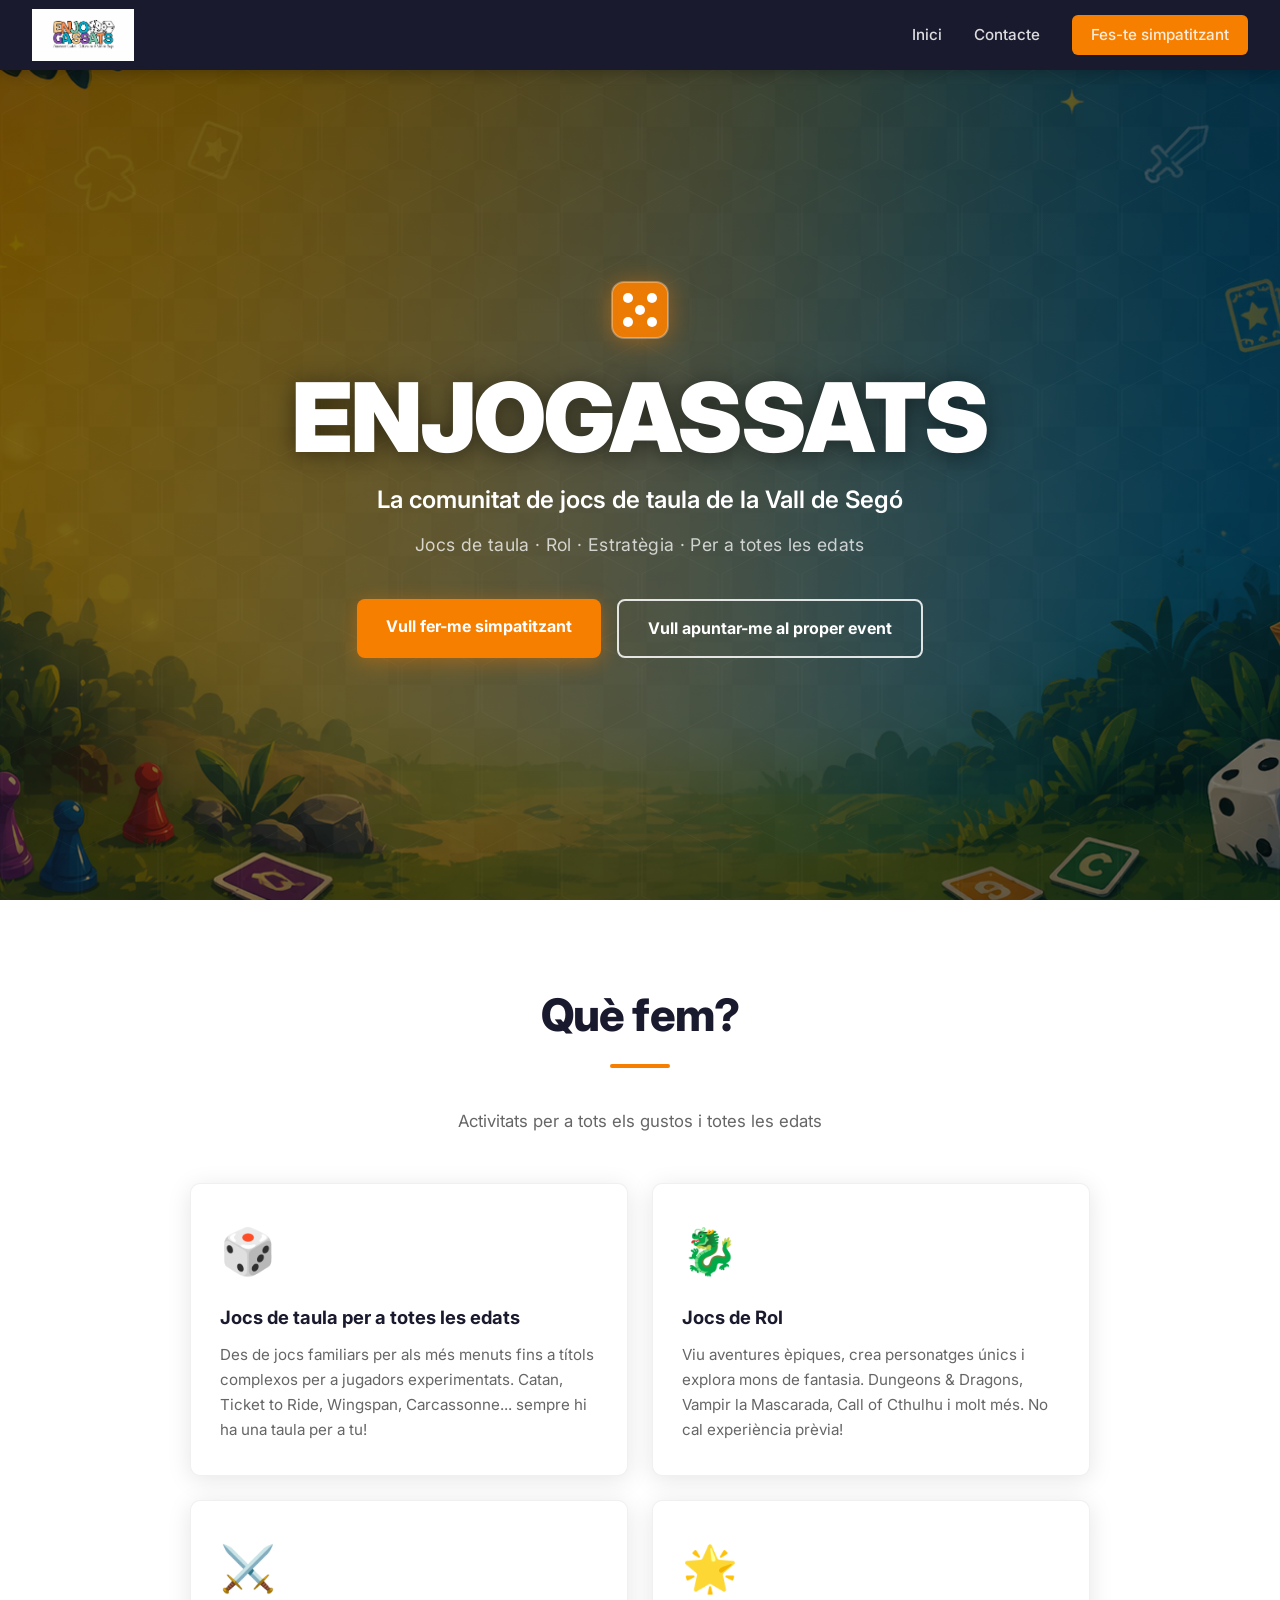
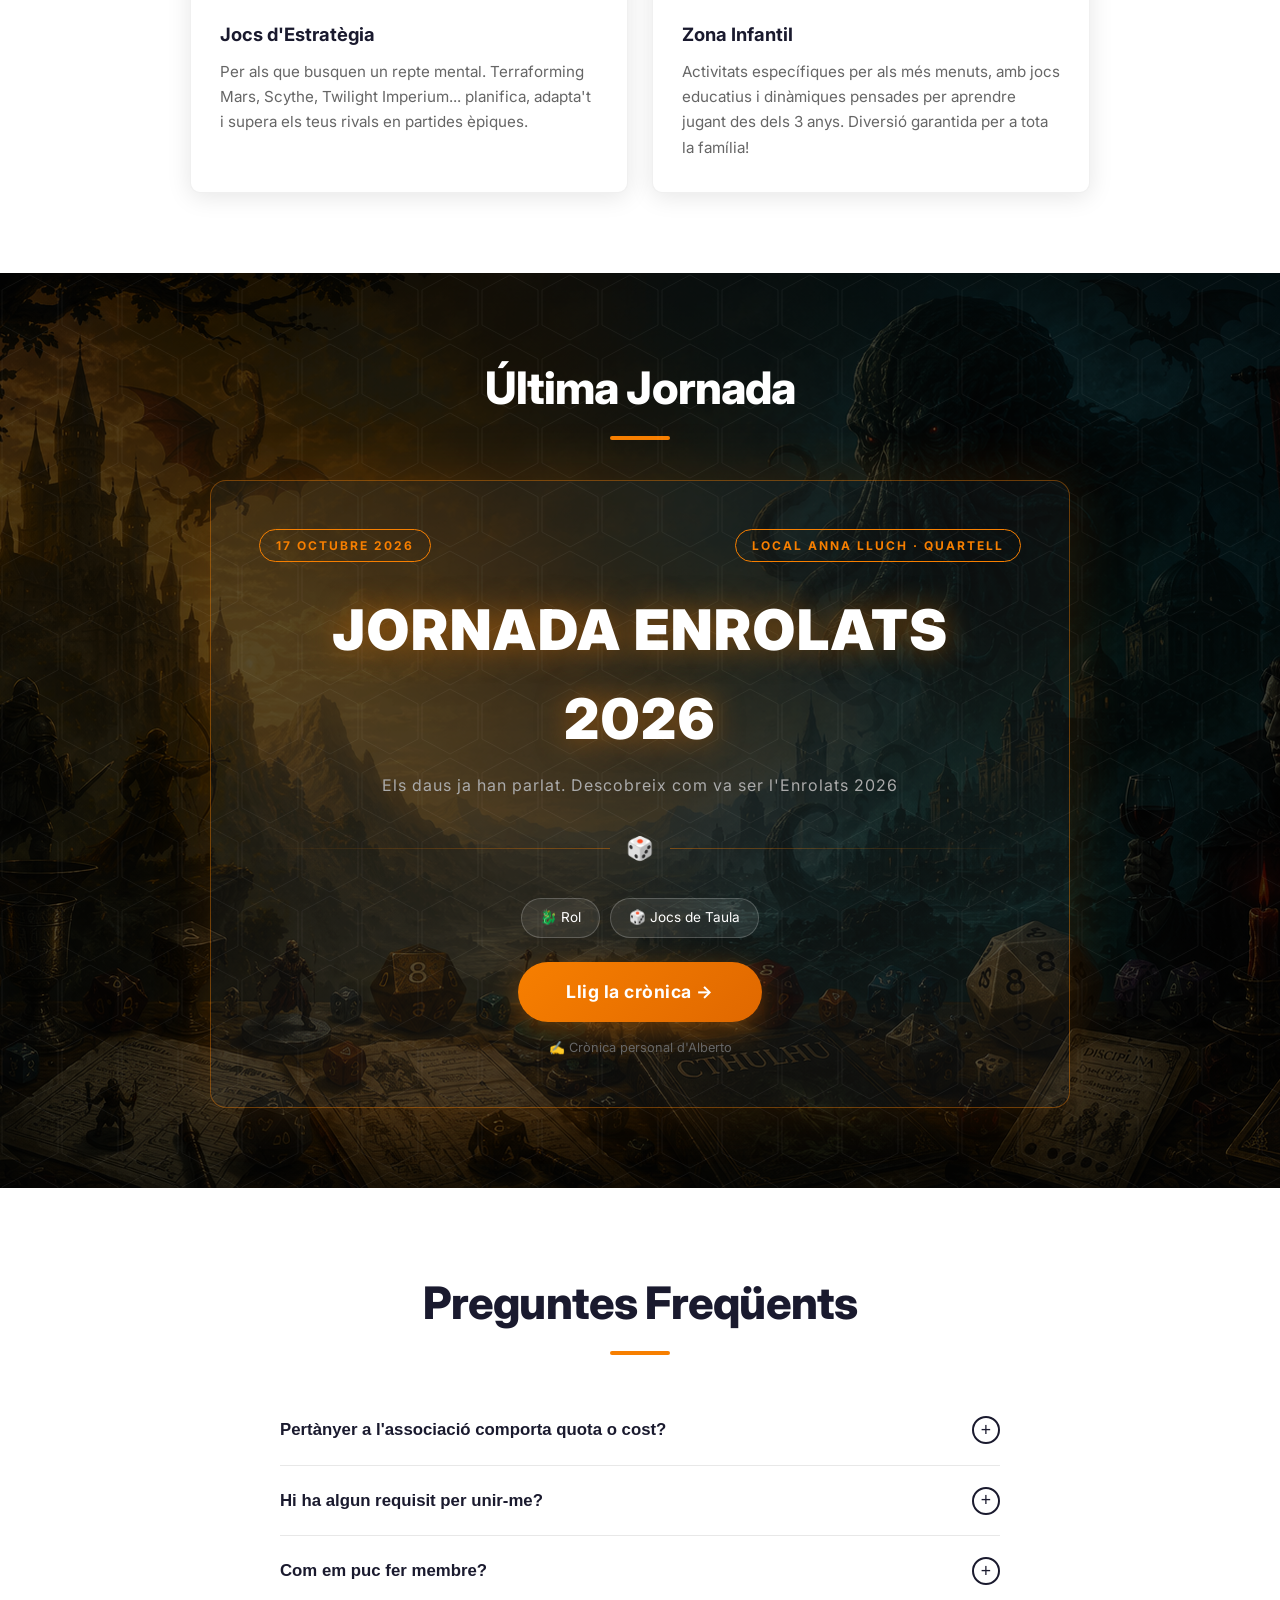
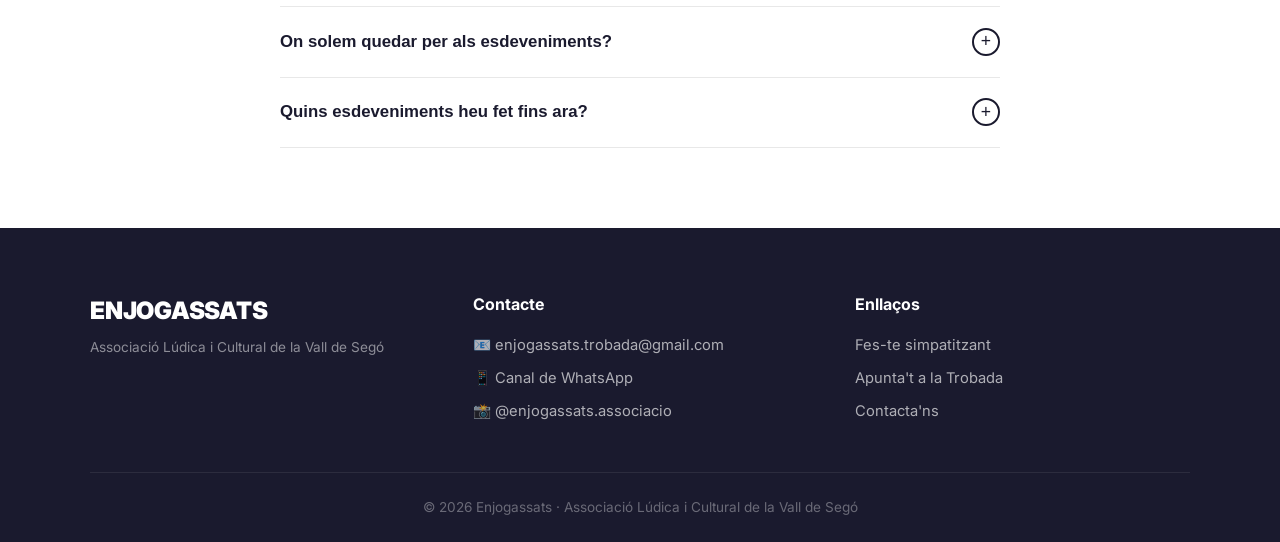
<file: index.html>
<!DOCTYPE html>
<html lang="ca">
<head>
  <meta charset="UTF-8" />
  <meta name="viewport" content="width=device-width, initial-scale=1.0" />
  <title>Enjogassats · Associació Lúdica i Cultural de la Vall de Segó</title>
  <meta name="description" content="Enjogassats és l'associació lúdica i cultural de la Vall de Segó. Jocs de taula, rol, estratègia i molt més per a totes les edats." />
  <meta property="og:title" content="Enjogassats · Associació Lúdica i Cultural de la Vall de Segó" />
  <meta property="og:description" content="La comunitat de jocs de taula de la Vall de Segó. Uneix-te!" />
  <meta property="og:type" content="website" />
  <link rel="icon" type="image/png" href="favicon.png" />
  <link rel="preconnect" href="https://fonts.googleapis.com" />
  <link rel="preconnect" href="https://fonts.gstatic.com" crossorigin />
  <link href="https://fonts.googleapis.com/css2?family=Inter:wght@400;500;600;700;800;900&display=swap" rel="stylesheet" />
  <style>
    *, *::before, *::after { box-sizing: border-box; margin: 0; padding: 0; }

    :root {
      --dark: #1a1a2e;
      --dark2: #16213e;
      --blue: #2E86AB;
      --green: #06A77D;
      --orange: #F77F00;
      --white: #ffffff;
      --gray-light: #f8f8f8;
      --text: #333333;
      --text-muted: #666;
      --radius: 10px;
      --shadow: 0 4px 24px rgba(0,0,0,0.10);
      --shadow-hover: 0 8px 36px rgba(0,0,0,0.18);
    }

    html { scroll-behavior: smooth; }
    body { font-family: 'Inter', sans-serif; font-size: 16px; line-height: 1.6; color: var(--text); }

    /* ── NAV ── */
    nav {
      position: fixed; top: 0; left: 0; right: 0; z-index: 100;
      background: var(--dark);
      display: flex; align-items: center; justify-content: space-between;
      padding: 0 2rem; height: 70px;
      box-shadow: 0 2px 16px rgba(0,0,0,0.3);
    }
    .nav-logo img { height: 52px; width: auto; display: block; }
    .nav-links { display: flex; align-items: center; gap: 2rem; }
    .nav-links a { color: rgba(255,255,255,0.85); text-decoration: none; font-weight: 500; font-size: 0.95rem; transition: color .2s; }
    .nav-links a:hover { color: var(--orange); }
    .btn-nav {
      background: var(--orange); color: #fff; border: none;
      padding: 0.5rem 1.2rem; border-radius: 6px;
      font-weight: 600; font-size: 0.9rem; cursor: pointer;
      text-decoration: none; transition: background .2s, transform .1s;
    }
    .btn-nav:hover { background: #e06e00; transform: translateY(-1px); }

    /* hamburger */
    .hamburger { display: none; flex-direction: column; gap: 5px; cursor: pointer; background: none; border: none; padding: 4px; }
    .hamburger span { width: 26px; height: 2px; background: #fff; border-radius: 2px; transition: all .3s; display: block; }
    .hamburger.open span:nth-child(1) { transform: translateY(7px) rotate(45deg); }
    .hamburger.open span:nth-child(2) { opacity: 0; }
    .hamburger.open span:nth-child(3) { transform: translateY(-7px) rotate(-45deg); }

    .mobile-menu {
      display: none; position: fixed; top: 70px; left: 0; right: 0; z-index: 99;
      background: var(--dark2); flex-direction: column; padding: 1.5rem 2rem; gap: 1rem;
      border-bottom: 2px solid var(--orange);
    }
    .mobile-menu.open { display: flex; }
    .mobile-menu a { color: rgba(255,255,255,0.9); text-decoration: none; font-weight: 500; font-size: 1rem; padding: 0.5rem 0; border-bottom: 1px solid rgba(255,255,255,0.08); }
    .mobile-menu a:last-child { border-bottom: none; }
    .mobile-menu .btn-nav { text-align: center; margin-top: 0.5rem; }

    /* ── HERO ── */
    .hero {
      min-height: 100vh;
      display: flex; align-items: center; justify-content: center;
      text-align: center;
      padding: 100px 2rem 4rem;
      background:
        linear-gradient(rgba(0,0,0,0.52), rgba(0,0,0,0.45)),
        url('hero.jpg') center / cover no-repeat;
      position: relative; overflow: hidden;
    }

    /* Decorative SVG background pattern */
    .hero-pattern {
      position: absolute; inset: 0; pointer-events: none; opacity: 0.07;
    }

    .hero-inner { position: relative; z-index: 2; max-width: 780px; margin: 0 auto; }
    .hero-dice-icon { margin-bottom: 1.2rem; }
    .hero-dice-icon svg { width: 64px; height: 64px; filter: drop-shadow(0 2px 12px rgba(247,127,0,0.5)); }

    .hero h1 {
      font-size: clamp(3rem, 8vw, 6rem);
      font-weight: 900; color: #fff;
      letter-spacing: -0.02em; line-height: 1;
      margin-bottom: 1rem;
      text-shadow: 0 2px 24px rgba(0,0,0,0.5);
    }
    .hero-claim {
      font-size: clamp(1.1rem, 2.5vw, 1.5rem);
      font-weight: 600; color: #fff; margin-bottom: 0.75rem;
    }
    .hero-subtitle {
      font-size: clamp(0.9rem, 1.8vw, 1.1rem);
      color: rgba(255,255,255,0.75); margin-bottom: 2.5rem;
      letter-spacing: 0.02em;
    }
    .hero-ctas { display: flex; gap: 1rem; flex-wrap: wrap; justify-content: center; }
    .btn-primary {
      background: var(--orange); color: #fff;
      padding: 0.9rem 1.8rem; border-radius: 8px;
      font-weight: 700; font-size: 1rem; text-decoration: none;
      transition: background .2s, transform .15s, box-shadow .2s;
      box-shadow: 0 4px 20px rgba(247,127,0,0.4);
    }
    .btn-primary:hover { background: #e06e00; transform: translateY(-2px); box-shadow: 0 8px 30px rgba(247,127,0,0.5); }
    .btn-secondary {
      background: transparent; color: #fff;
      border: 2px solid rgba(255,255,255,0.85);
      padding: 0.9rem 1.8rem; border-radius: 8px;
      font-weight: 700; font-size: 1rem; text-decoration: none;
      transition: background .2s, border-color .2s, transform .15s;
    }
    .btn-secondary:hover { background: rgba(255,255,255,0.12); border-color: #fff; transform: translateY(-2px); }

    /* ── SECTIONS ── */
    section { padding: 5rem 2rem; }
    .section-title {
      font-size: clamp(1.8rem, 4vw, 2.8rem);
      font-weight: 800; color: var(--dark);
      text-align: center; margin-bottom: 0.5rem;
      letter-spacing: -0.02em;
    }
    .section-subtitle {
      text-align: center; color: var(--text-muted);
      font-size: 1.05rem; margin-bottom: 3rem;
    }
    .section-divider {
      width: 60px; height: 4px; background: var(--orange);
      border-radius: 2px; margin: 0.75rem auto 2.5rem;
    }

    /* ── CARDS GRID ── */
    #que-fem { background: #fff; }
    .cards-grid {
      display: grid;
      grid-template-columns: repeat(2, 1fr);
      gap: 1.5rem;
      max-width: 900px; margin: 0 auto;
    }
    .card {
      background: #fff; border-radius: var(--radius);
      padding: 2rem 1.8rem;
      box-shadow: var(--shadow);
      transition: transform .25s, box-shadow .25s;
      border: 1px solid rgba(0,0,0,0.06);
    }
    .card:hover { transform: translateY(-5px); box-shadow: var(--shadow-hover); }
    .card-icon { font-size: 2.8rem; margin-bottom: 1rem; display: block; }
    .card h3 { font-size: 1.15rem; font-weight: 700; margin-bottom: 0.6rem; color: var(--dark); }
    .card p { color: var(--text-muted); font-size: 0.95rem; line-height: 1.65; }

    /* ── EVENTS (RPG redesign) ── */
    #esdeveniments {
      background: linear-gradient(rgba(0,0,0,0.68), rgba(0,0,0,0.62)),
                  url('hero-enrolats.jpg') center / cover no-repeat;
      padding: 80px 2rem;
      position: relative; overflow: hidden;
    }
    #esdeveniments .section-title { color: #fff; }
    #esdeveniments .section-divider { background: var(--orange); }

    /* Hex grid texture */
    #esdeveniments .evt-bg-pattern {
      position: absolute; inset: 0; pointer-events: none; opacity: 0.05;
    }

    /* Main card */
    .evt-card {
      max-width: 860px; margin: 0 auto; position: relative; z-index: 2;
      background: rgba(255,255,255,0.04);
      border: 1px solid rgba(247,127,0,0.4);
      border-radius: 16px;
      box-shadow: 0 0 60px rgba(247,127,0,0.15);
      padding: 48px;
    }

    /* Top row badges */
    .evt-top-row {
      display: flex; align-items: center; justify-content: space-between;
      flex-wrap: wrap; gap: 0.75rem; margin-bottom: 0;
    }
    .evt-pill {
      display: inline-block;
      border: 1px solid #F77F00; color: #F77F00;
      background: transparent;
      font-size: 0.75rem; font-weight: 700;
      letter-spacing: 2px; text-transform: uppercase;
      padding: 0.35rem 1rem; border-radius: 99px;
    }

    /* Title */
    .evt-title {
      font-size: clamp(2rem, 5vw, 3.5rem);
      font-weight: 900; color: #fff;
      letter-spacing: 2px; text-align: center;
      margin: 24px 0 8px;
      text-shadow: 0 0 30px rgba(247,127,0,0.5);
      text-transform: uppercase;
    }

    /* Tagline */
    .evt-tagline {
      text-align: center; color: #aaa;
      font-size: 1rem; letter-spacing: 1px;
    }

    /* Divider with dice */
    .evt-divider {
      display: flex; align-items: center; gap: 0;
      margin: 32px 0;
    }
    .evt-divider-line {
      flex: 1; height: 1px;
      background: linear-gradient(to var(--dir, right), transparent, rgba(247,127,0,0.4));
    }
    .evt-divider-line.right { --dir: left; }
    .evt-divider-dice { font-size: 1.4rem; padding: 0 1rem; }

    /* Activity pills */
    .evt-activities {
      display: flex; justify-content: center;
      flex-wrap: wrap; gap: 0.6rem; margin: 24px 0;
    }
    .evt-act-pill {
      background: rgba(255,255,255,0.08);
      color: #fff; border: 1px solid rgba(255,255,255,0.2);
      padding: 8px 18px; border-radius: 20px; font-size: 0.85rem;
    }

    /* CTA */
    .evt-cta-wrap { text-align: center; }
    .evt-cta {
      display: inline-block;
      background: linear-gradient(135deg, #F77F00, #e06800);
      color: #fff; text-decoration: none;
      padding: 16px 48px; border-radius: 30px;
      font-size: 1.1rem; font-weight: 700; letter-spacing: 0.5px;
      box-shadow: 0 8px 30px rgba(247,127,0,0.4);
      transition: transform 0.3s ease, box-shadow 0.3s ease;
    }
    .evt-cta:hover { transform: translateY(-2px); box-shadow: 0 12px 40px rgba(247,127,0,0.6); }

    .evt-bottom-note {
      text-align: center; color: #666; font-size: 0.8rem; margin-top: 16px;
    }

    /* Responsive */
    @media (max-width: 768px) {
      .evt-card { padding: 32px; }
      .evt-top-row { justify-content: center; }
    }
    @media (max-width: 480px) {
      .evt-card { padding: 24px 18px; }
      .evt-cta { display: block; padding: 16px 24px; }
    }

    /* ── FAQ ── */
    #faq { background: #fff; }
    .faq-list { max-width: 720px; margin: 0 auto; display: flex; flex-direction: column; gap: 0; }
    .faq-item { border-bottom: 1px solid rgba(0,0,0,0.09); }
    .faq-question {
      width: 100%; background: none; border: none; cursor: pointer;
      display: flex; align-items: center; justify-content: space-between;
      padding: 1.3rem 0; text-align: left;
      font-size: 1.05rem; font-weight: 600; color: var(--dark);
      gap: 1rem; transition: color .2s;
    }
    .faq-question:hover { color: var(--orange); }
    .faq-icon {
      flex-shrink: 0; width: 28px; height: 28px;
      border: 2px solid currentColor; border-radius: 50%;
      display: flex; align-items: center; justify-content: center;
      font-size: 1.1rem; transition: transform .3s, background .2s;
      font-weight: 400;
    }
    .faq-item.open .faq-icon { transform: rotate(45deg); background: var(--orange); border-color: var(--orange); color: #fff; }
    .faq-answer {
      max-height: 0; overflow: hidden;
      transition: max-height .35s ease, padding .3s;
      color: var(--text-muted); font-size: 0.97rem; line-height: 1.7;
      padding: 0;
    }
    .faq-item.open .faq-answer { max-height: 300px; padding-bottom: 1.3rem; }
    .faq-answer a { color: var(--orange); font-weight: 600; }

    /* ── FOOTER ── */
    footer { background: var(--dark); color: rgba(255,255,255,0.75); padding: 4rem 2rem 0; }
    .footer-grid {
      display: grid; grid-template-columns: repeat(3, 1fr);
      gap: 3rem; max-width: 1100px; margin: 0 auto;
      padding-bottom: 3rem; border-bottom: 1px solid rgba(255,255,255,0.08);
    }
    .footer-logo-name { font-size: 1.5rem; font-weight: 900; color: #fff; letter-spacing: -0.01em; margin-bottom: 0.4rem; }
    .footer-tagline { font-size: 0.85rem; color: rgba(255,255,255,0.5); line-height: 1.5; }
    .footer-col h4 { font-size: 1rem; font-weight: 700; color: #fff; margin-bottom: 1rem; }
    .footer-col ul { list-style: none; display: flex; flex-direction: column; gap: 0.6rem; }
    .footer-col ul li { font-size: 0.92rem; }
    .footer-col a { color: rgba(255,255,255,0.65); text-decoration: none; transition: color .2s; display: inline-flex; align-items: center; gap: 0.4rem; }
    .footer-col a:hover { color: var(--orange); }
    .footer-bottom { text-align: center; padding: 1.5rem 0; font-size: 0.85rem; color: rgba(255,255,255,0.35); }

    /* ── RESPONSIVE ── */
    @media (max-width: 768px) {
      .nav-links { display: none; }
      .hamburger { display: flex; }
      .cards-grid { grid-template-columns: 1fr; }
      .footer-grid { grid-template-columns: 1fr; gap: 2rem; }
      .event-details { flex-direction: column; gap: 0.6rem; }
      .hero-ctas { flex-direction: column; align-items: center; }
      .btn-primary, .btn-secondary { width: 100%; max-width: 340px; text-align: center; }
    }
    @media (max-width: 480px) {
      section { padding: 3.5rem 1.2rem; }
      nav { padding: 0 1.2rem; }
      .event-card { padding: 1.5rem; }
    }
  </style>
</head>
<body>

  <!-- ══ NAVIGATION ══ -->
  <nav aria-label="Navegació principal">
    <a href="index.html" class="nav-logo" aria-label="Inici Enjogassats">
      <img src="logo.png" alt="Enjogassats logo" />
    </a>
    <div class="nav-links" role="navigation">
      <a href="index.html">Inici</a>
      <a href="contacto.html">Contacte</a>
      <a href="https://docs.google.com/forms/d/e/1FAIpQLSc0pGSr-x8hc6q3uN1LuzxaUficlwFYgV51rSiE8e69Njeolg/viewform?usp=dialog" target="_blank" class="btn-nav">Fes-te simpatitzant</a>
    </div>
    <button class="hamburger" aria-label="Obrir menú" aria-expanded="false" onclick="toggleMenu(this)">
      <span></span><span></span><span></span>
    </button>
  </nav>

  <!-- Mobile menu -->
  <div class="mobile-menu" role="navigation" aria-label="Menú mòbil">
    <a href="index.html">Inici</a>
    <a href="contacto.html">Contacte</a>
    <a href="https://docs.google.com/forms/d/e/1FAIpQLSc0pGSr-x8hc6q3uN1LuzxaUficlwFYgV51rSiE8e69Njeolg/viewform?usp=dialog" target="_blank" class="btn-nav">Fes-te simpatitzant</a>
  </div>

  <!-- ══ HERO ══ -->
  <section class="hero" aria-label="Portada">
    <!-- Decorative SVG pattern overlay -->
    <svg class="hero-pattern" xmlns="http://www.w3.org/2000/svg" width="100%" height="100%" aria-hidden="true">
      <defs>
        <pattern id="hexPat" x="0" y="0" width="80" height="92" patternUnits="userSpaceOnUse">
          <polygon points="40,2 78,22 78,68 40,88 2,68 2,22" fill="none" stroke="white" stroke-width="1"/>
        </pattern>
      </defs>
      <rect width="100%" height="100%" fill="url(#hexPat)" opacity="0.4"/>
    </svg>

    <div class="hero-inner">
      <!-- Dice SVG icon -->
      <div class="hero-dice-icon" aria-hidden="true">
        <svg viewBox="0 0 64 64" fill="none" xmlns="http://www.w3.org/2000/svg">
          <rect x="4" y="4" width="56" height="56" rx="12" fill="#F77F00" opacity="0.9"/>
          <rect x="4" y="4" width="56" height="56" rx="12" stroke="rgba(255,255,255,0.3)" stroke-width="2"/>
          <!-- dice dots -->
          <circle cx="20" cy="20" r="5" fill="white"/>
          <circle cx="44" cy="20" r="5" fill="white"/>
          <circle cx="20" cy="44" r="5" fill="white"/>
          <circle cx="44" cy="44" r="5" fill="white"/>
          <circle cx="32" cy="32" r="5" fill="white"/>
        </svg>
      </div>

      <h1>ENJOGASSATS</h1>
      <p class="hero-claim">La comunitat de jocs de taula de la Vall de Segó</p>
      <p class="hero-subtitle">Jocs de taula · Rol · Estratègia · Per a totes les edats</p>

      <div class="hero-ctas">
        <a href="https://docs.google.com/forms/d/e/1FAIpQLSc0pGSr-x8hc6q3uN1LuzxaUficlwFYgV51rSiE8e69Njeolg/viewform?usp=dialog"
           target="_blank" rel="noopener" class="btn-primary">
          Vull fer-me simpatitzant
        </a>
        <a href="https://docs.google.com/forms/d/e/1FAIpQLSf-xc8xNEiIwYEJmhr-rDFASIAAsAKNygUG7u6BZJ6hNOY6ng/viewform?usp=publish-editor"
           target="_blank" rel="noopener" class="btn-secondary">
          Vull apuntar-me al proper event
        </a>
      </div>
    </div>
  </section>

  <!-- ══ QUÈ FEM? ══ -->
  <section id="que-fem" aria-labelledby="title-que-fem">
    <h2 class="section-title" id="title-que-fem">Què fem?</h2>
    <div class="section-divider" aria-hidden="true"></div>
    <p class="section-subtitle">Activitats per a tots els gustos i totes les edats</p>

    <div class="cards-grid">
      <article class="card">
        <span class="card-icon" aria-hidden="true">🎲</span>
        <h3>Jocs de taula per a totes les edats</h3>
        <p>Des de jocs familiars per als més menuts fins a títols complexos per a jugadors experimentats. Catan, Ticket to Ride, Wingspan, Carcassonne... sempre hi ha una taula per a tu!</p>
      </article>
      <article class="card">
        <span class="card-icon" aria-hidden="true">🐉</span>
        <h3>Jocs de Rol</h3>
        <p>Viu aventures èpiques, crea personatges únics i explora mons de fantasia. Dungeons &amp; Dragons, Vampir la Mascarada, Call of Cthulhu i molt més. No cal experiència prèvia!</p>
      </article>
      <article class="card">
        <span class="card-icon" aria-hidden="true">⚔️</span>
        <h3>Jocs d'Estratègia</h3>
        <p>Per als que busquen un repte mental. Terraforming Mars, Scythe, Twilight Imperium... planifica, adapta't i supera els teus rivals en partides èpiques.</p>
      </article>
      <article class="card">
        <span class="card-icon" aria-hidden="true">🌟</span>
        <h3>Zona Infantil</h3>
        <p>Activitats específiques per als més menuts, amb jocs educatius i dinàmiques pensades per aprendre jugant des dels 3 anys. Diversió garantida per a tota la família!</p>
      </article>
    </div>
  </section>

  <!-- ══ ÚLTIMA JORNADA ══ -->
  <section id="esdeveniments" aria-labelledby="title-events">

    <!-- Hex texture background -->
    <svg class="evt-bg-pattern" xmlns="http://www.w3.org/2000/svg" width="100%" height="100%" aria-hidden="true">
      <defs>
        <pattern id="evtHex" x="0" y="0" width="60" height="69" patternUnits="userSpaceOnUse">
          <polygon points="30,2 58,17 58,52 30,67 2,52 2,17" fill="none" stroke="white" stroke-width="1"/>
        </pattern>
      </defs>
      <rect width="100%" height="100%" fill="url(#evtHex)"/>
    </svg>

    <h2 class="section-title" id="title-events">Última Jornada</h2>
    <div class="section-divider" aria-hidden="true"></div>

    <article class="evt-card">

      <!-- Top row -->
      <div class="evt-top-row">
        <span class="evt-pill">17 Octubre 2026</span>
        <span class="evt-pill">Local Anna Lluch · Quartell</span>
      </div>

      <!-- Title -->
      <h3 class="evt-title">Jornada Enrolats 2026</h3>
      <p class="evt-tagline">Els daus ja han parlat. Descobreix com va ser l'Enrolats 2026</p>

      <!-- Divider -->
      <div class="evt-divider" aria-hidden="true">
        <div class="evt-divider-line"></div>
        <span class="evt-divider-dice">🎲</span>
        <div class="evt-divider-line right"></div>
      </div>

      <!-- Activity pills -->
      <div class="evt-activities" aria-label="Activitats de la jornada">
        <span class="evt-act-pill">🐉 Rol</span>
        <span class="evt-act-pill">🎲 Jocs de Taula</span>
      </div>

      <!-- CTA -->
      <div class="evt-cta-wrap">
        <a href="enrolats2026.html" class="evt-cta">Llig la crònica →</a>
        <p class="evt-bottom-note">✍️ Crònica personal d'Alberto</p>
      </div>

    </article>
  </section>

  <!-- ══ FAQ ══ -->
  <section id="faq" aria-labelledby="title-faq">
    <h2 class="section-title" id="title-faq">Preguntes Freqüents</h2>
    <div class="section-divider" aria-hidden="true"></div>

    <div class="faq-list" role="list">

      <div class="faq-item" role="listitem">
        <button class="faq-question" aria-expanded="false" onclick="toggleFaq(this)">
          <span>Pertànyer a l'associació comporta quota o cost?</span>
          <span class="faq-icon" aria-hidden="true">+</span>
        </button>
        <div class="faq-answer" role="region">
          De moment no tenim quotes establertes. La participació és gratuïta i voluntària. En el futur, si creix l'associació, podria establir-se una quota simbòlica per cobrir despeses materials. Qualsevol canvi s'avisarà amb antelació als membres.
        </div>
      </div>

      <div class="faq-item" role="listitem">
        <button class="faq-question" aria-expanded="false" onclick="toggleFaq(this)">
          <span>Hi ha algun requisit per unir-me?</span>
          <span class="faq-icon" aria-hidden="true">+</span>
        </button>
        <div class="faq-answer" role="region">
          Cap! Només cal tindre ganes de jugar i de passar-ho bé. Som una associació oberta a tothom, de qualsevol edat. Els menors de 14 anys han de venir acompanyats d'un adult responsable.
        </div>
      </div>

      <div class="faq-item" role="listitem">
        <button class="faq-question" aria-expanded="false" onclick="toggleFaq(this)">
          <span>Com em puc fer membre?</span>
          <span class="faq-icon" aria-hidden="true">+</span>
        </button>
        <div class="faq-answer" role="region">
          Pots registrar-te com a simpatitzant omplint el nostre formulari en línia, fent clic al botó 'Vull fer-me simpatitzant' de la part superior d'aquesta pàgina. Rebràs informació sobre activitats, esdeveniments i novetats directament al teu correu.
        </div>
      </div>

      <div class="faq-item" role="listitem">
        <button class="faq-question" aria-expanded="false" onclick="toggleFaq(this)">
          <span>On solem quedar per als esdeveniments?</span>
          <span class="faq-icon" aria-hidden="true">+</span>
        </button>
        <div class="faq-answer" role="region">
          Els nostres esdeveniments es realitzen principalment a la Vall de Segó, al Camp de Morvedre (València). La ubicació exacta s'anunciarà per Instagram i al canal de WhatsApp amb prou antelació a cada activitat.
        </div>
      </div>

      <div class="faq-item" role="listitem">
        <button class="faq-question" aria-expanded="false" onclick="toggleFaq(this)">
          <span>Quins esdeveniments heu fet fins ara?</span>
          <span class="faq-icon" aria-hidden="true">+</span>
        </button>
        <div class="faq-answer" role="region">
          Al maig de 2026 vam celebrar la nostra primera Jornada de Jocs, amb taules per a totes les edats, voluntaris explicant jocs i una gran participació de famílies de la comarca. Va ser tot un èxit! I el 17 d'octubre de 2026 vam celebrar la Jornada Enrolats, dedicada al rol: pots llegir-ne la <a href="enrolats2026.html">crònica</a>. Seguim creixent i preparant noves activitats.
        </div>
      </div>

    </div>
  </section>

  <!-- ══ FOOTER ══ -->
  <footer>
    <div class="footer-grid">
      <!-- Col 1: Brand -->
      <div class="footer-col">
        <div class="footer-logo-name">ENJOGASSATS</div>
        <p class="footer-tagline">Associació Lúdica i Cultural de la Vall de Segó</p>
      </div>

      <!-- Col 2: Contacte -->
      <div class="footer-col">
        <h4>Contacte</h4>
        <ul>
          <li><a href="mailto:enjogassats.trobada@gmail.com">📧 enjogassats.trobada@gmail.com</a></li>
          <li><a href="#whatsapp">📱 Canal de WhatsApp</a></li>
          <li><a href="https://instagram.com/enjogassats.associacio" target="_blank" rel="noopener">📸 @enjogassats.associacio</a></li>
        </ul>
      </div>

      <!-- Col 3: Enllaços -->
      <div class="footer-col">
        <h4>Enllaços</h4>
        <ul>
          <li><a href="https://docs.google.com/forms/d/e/1FAIpQLSc0pGSr-x8hc6q3uN1LuzxaUficlwFYgV51rSiE8e69Njeolg/viewform?usp=dialog" target="_blank" rel="noopener">Fes-te simpatitzant</a></li>
          <li><a href="https://docs.google.com/forms/d/e/1FAIpQLSf-xc8xNEiIwYEJmhr-rDFASIAAsAKNygUG7u6BZJ6hNOY6ng/viewform?usp=publish-editor" target="_blank" rel="noopener">Apunta't a la Trobada</a></li>
          <li><a href="contacto.html">Contacta'ns</a></li>
        </ul>
      </div>
    </div>

    <div class="footer-bottom">
      © 2026 Enjogassats · Associació Lúdica i Cultural de la Vall de Segó
    </div>
  </footer>

  <!-- ══ JS ══ -->
  <script>
    // Mobile menu toggle
    function toggleMenu(btn) {
      const menu = document.querySelector('.mobile-menu');
      const isOpen = menu.classList.toggle('open');
      btn.classList.toggle('open', isOpen);
      btn.setAttribute('aria-expanded', isOpen);
    }

    // FAQ accordion
    function toggleFaq(btn) {
      const item = btn.closest('.faq-item');
      const isOpen = item.classList.toggle('open');
      btn.setAttribute('aria-expanded', isOpen);
    }

    // Close mobile menu on outside click
    document.addEventListener('click', function(e) {
      const menu = document.querySelector('.mobile-menu');
      const hamburger = document.querySelector('.hamburger');
      if (menu.classList.contains('open') && !menu.contains(e.target) && !hamburger.contains(e.target)) {
        menu.classList.remove('open');
        hamburger.classList.remove('open');
        hamburger.setAttribute('aria-expanded', 'false');
      }
    });

    // Add nav scroll effect
    window.addEventListener('scroll', function() {
      const nav = document.querySelector('nav');
      nav.style.boxShadow = window.scrollY > 20
        ? '0 4px 30px rgba(0,0,0,0.4)'
        : '0 2px 16px rgba(0,0,0,0.3)';
    });
  </script>

</body>
</html>
</file>
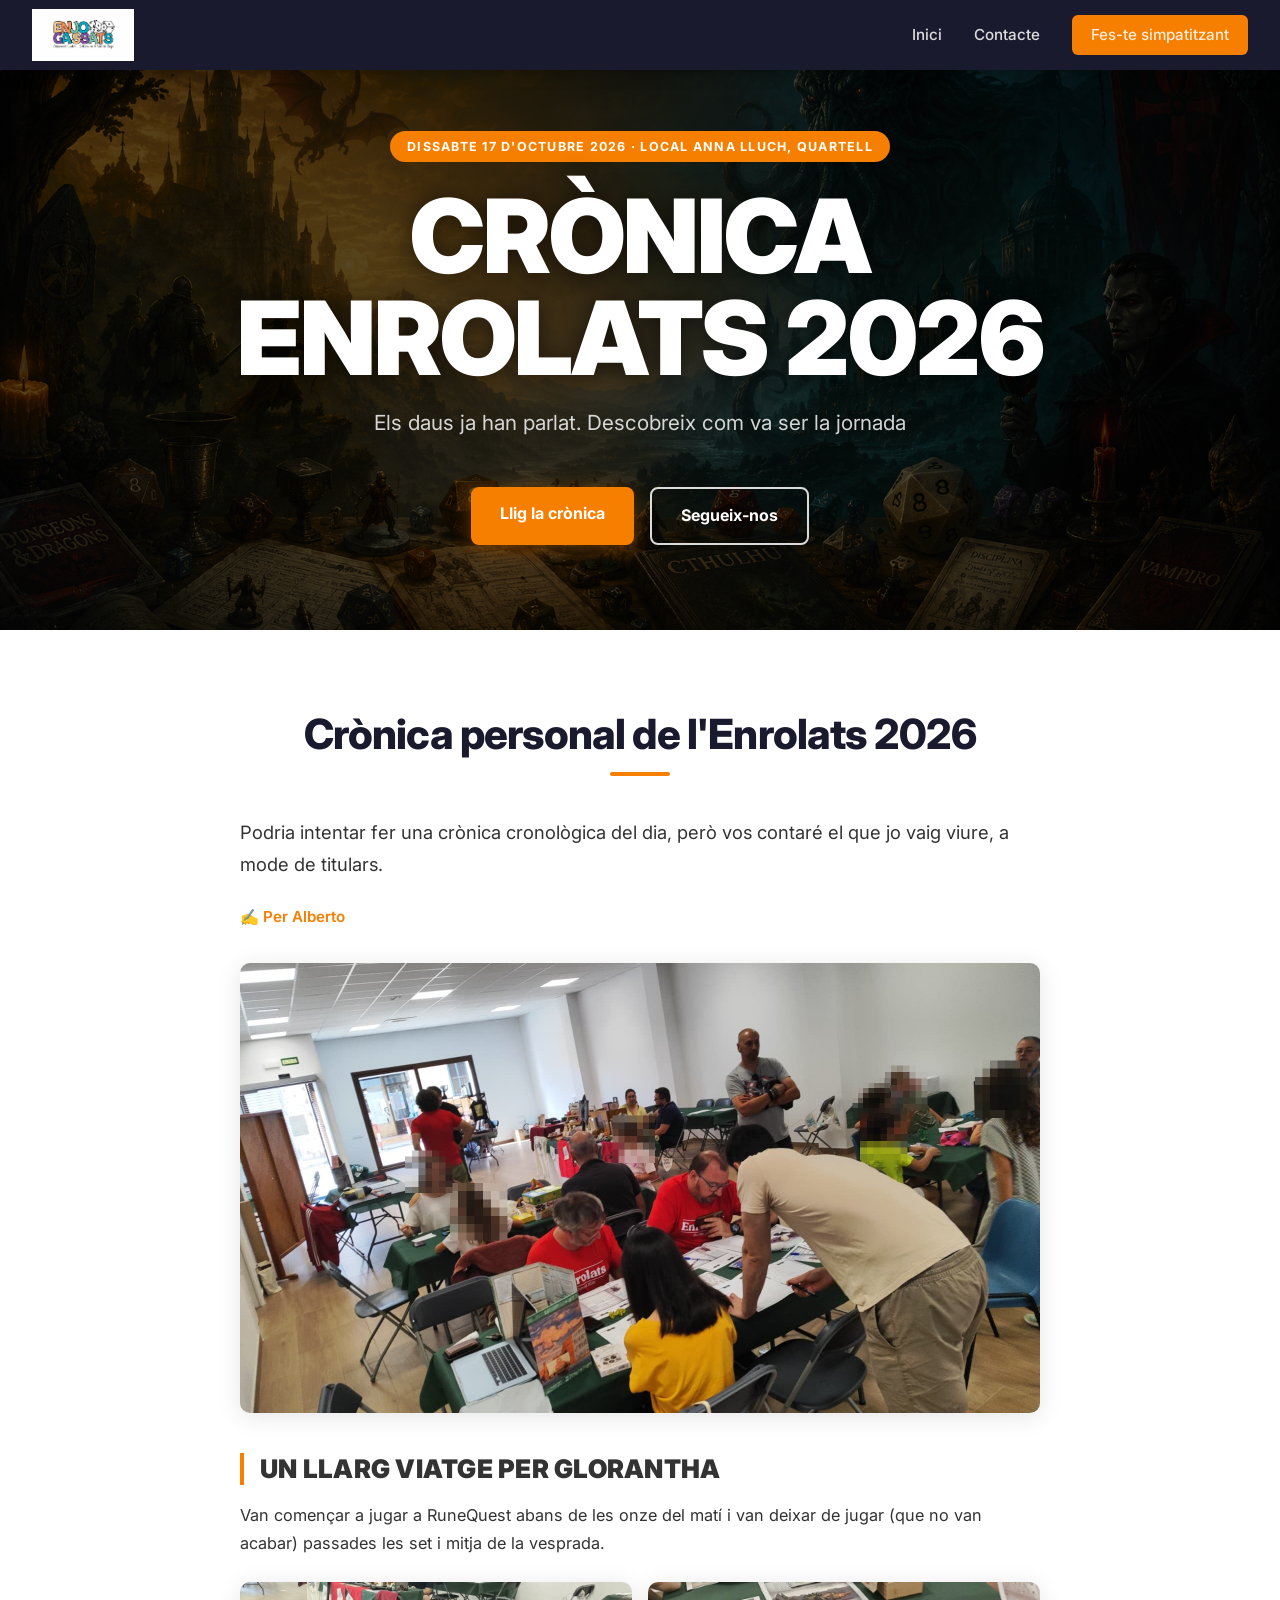
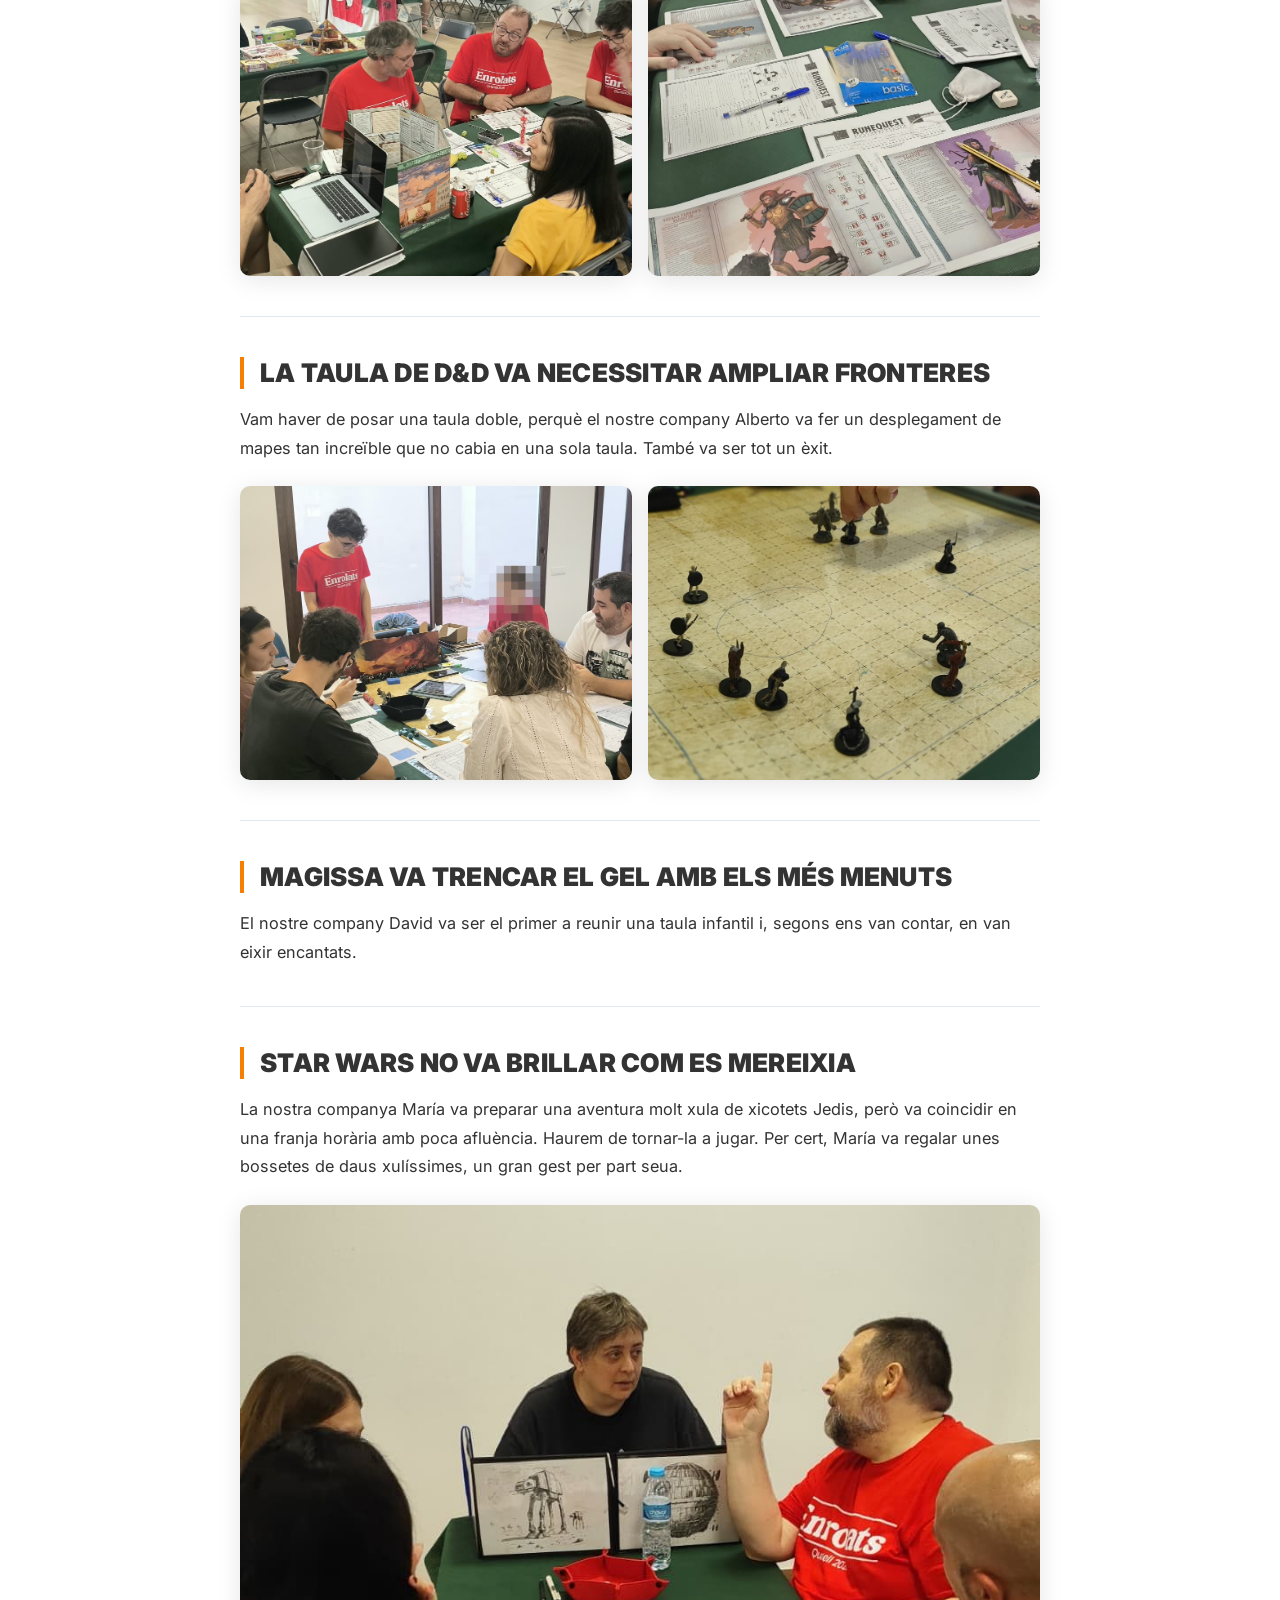
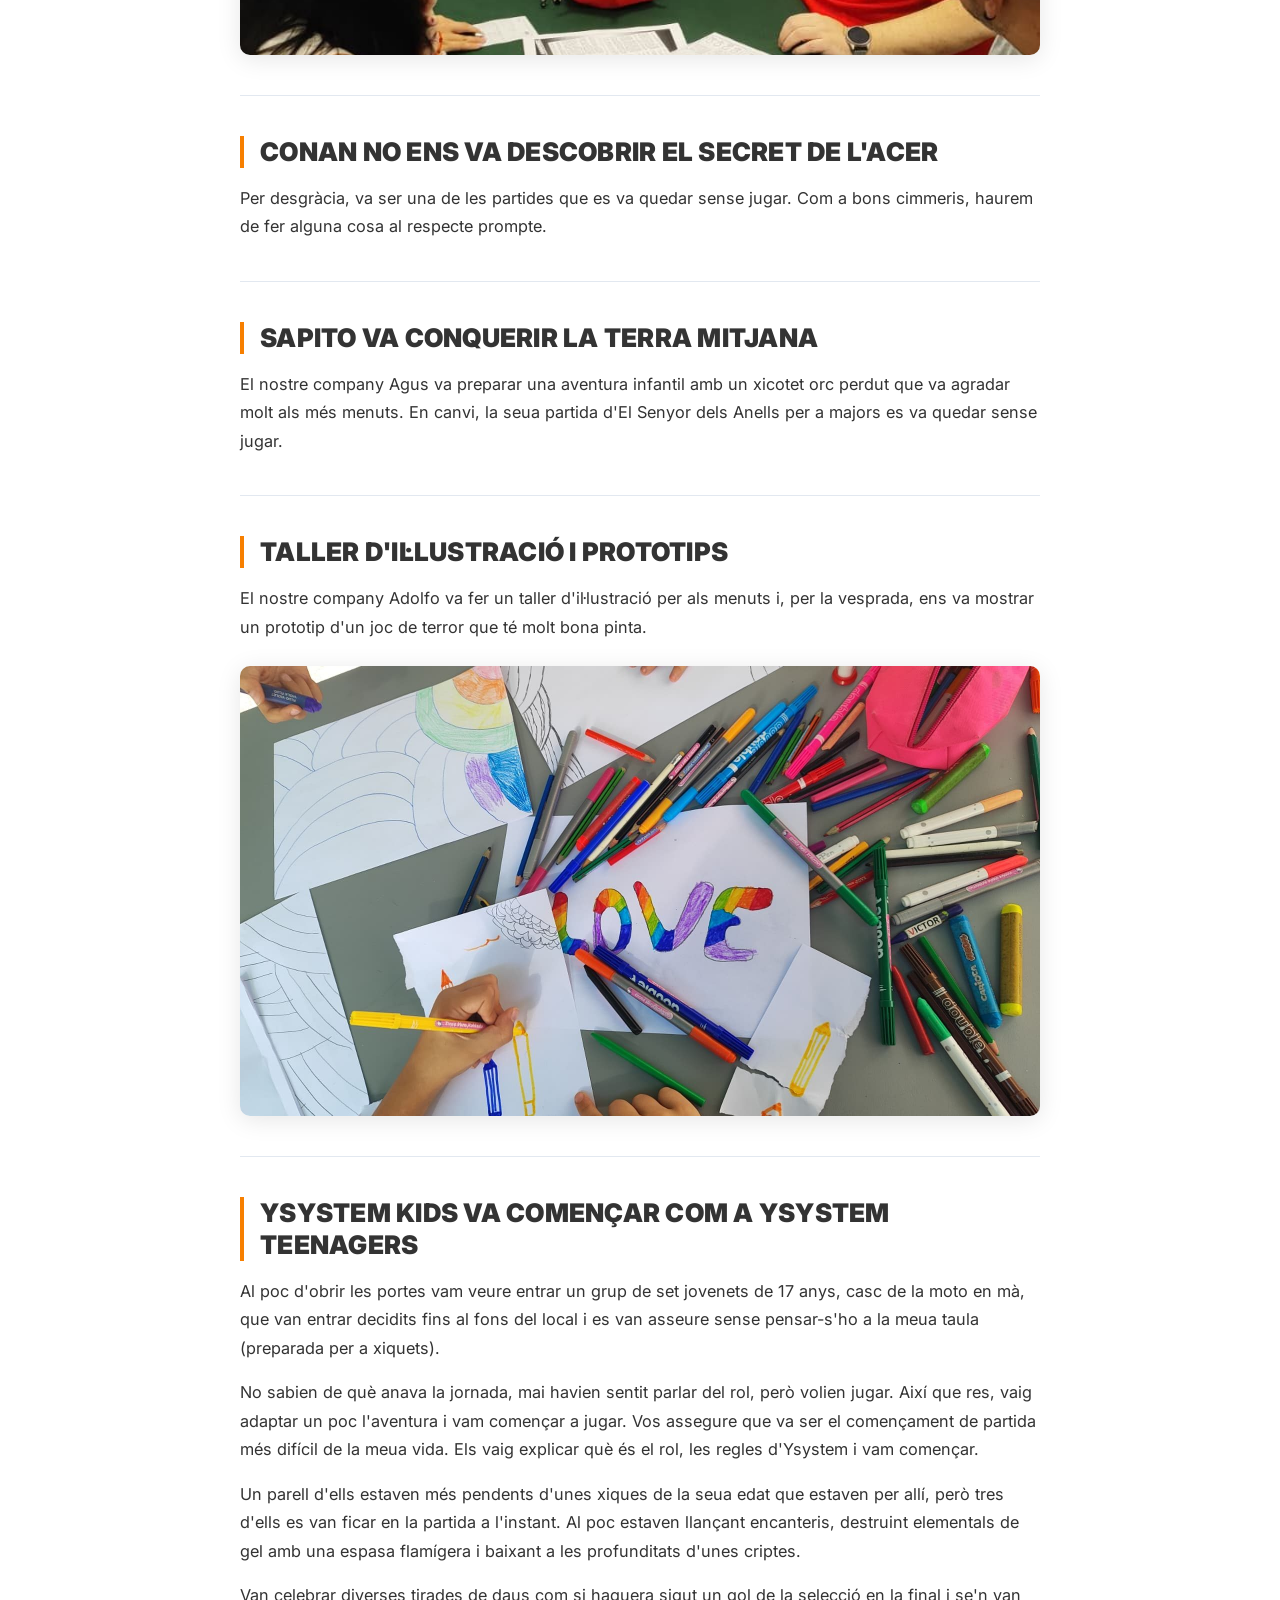
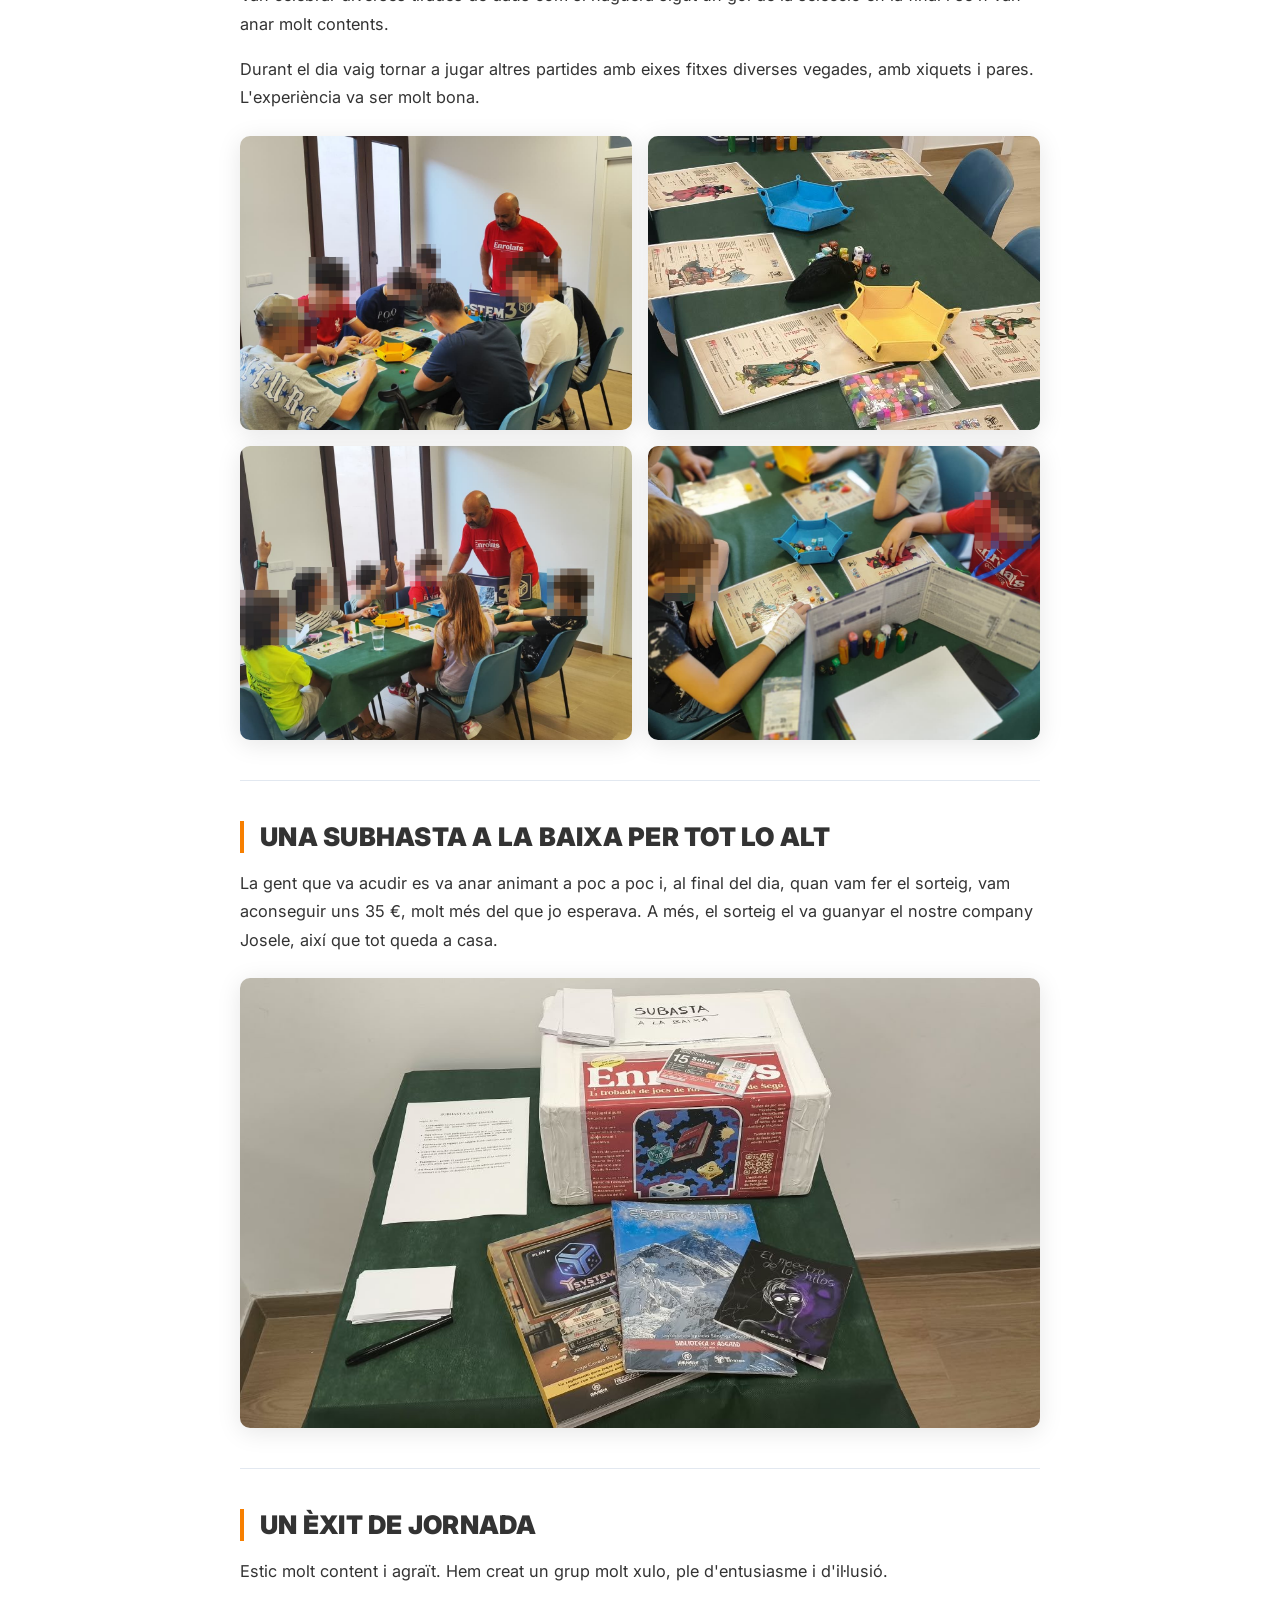
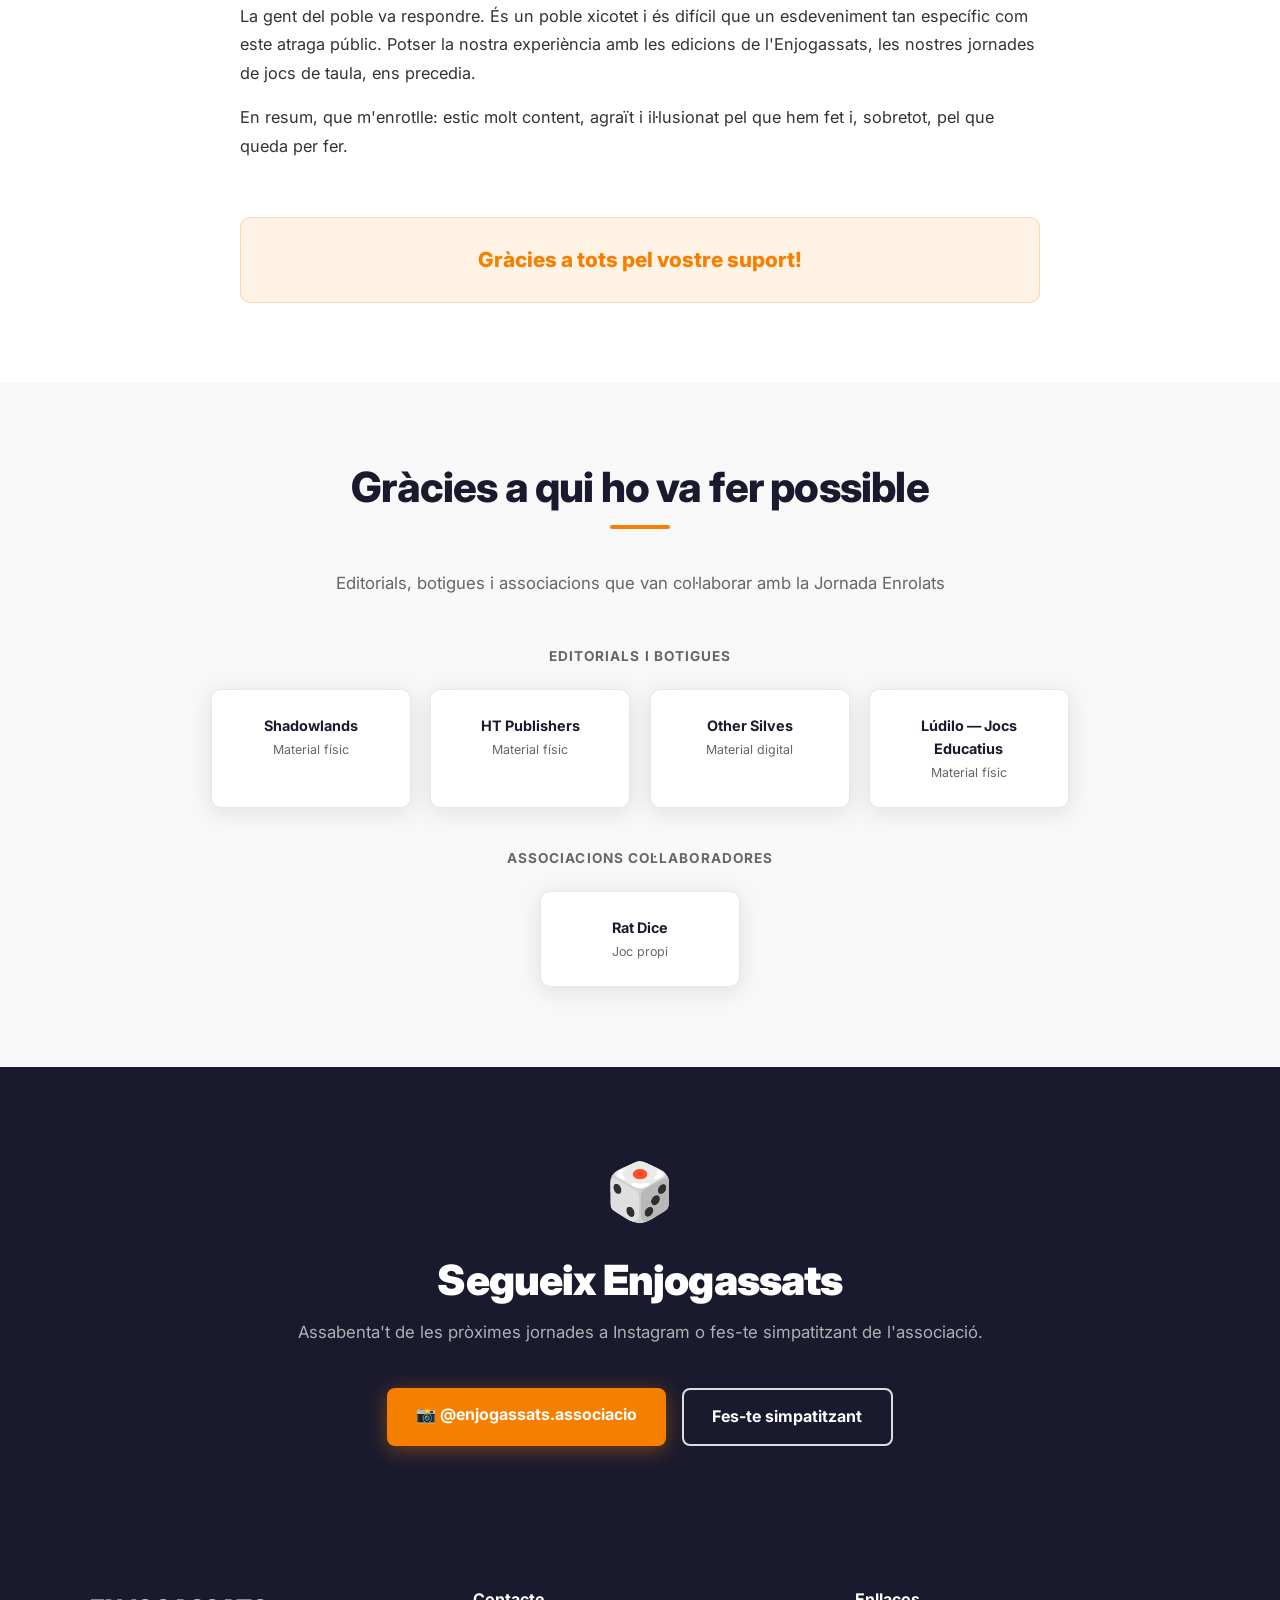
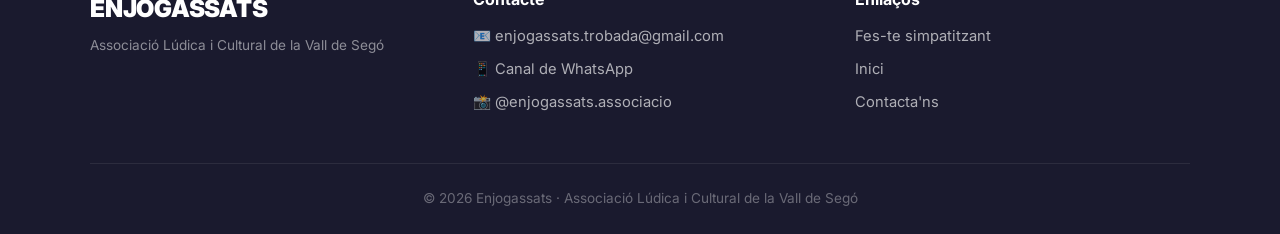
<file: enrolats2026.html>
<!DOCTYPE html>
<html lang="ca">
<head>
  <meta charset="UTF-8" />
  <meta name="viewport" content="width=device-width, initial-scale=1.0" />
  <title>Crònica de l'Enrolats 2026 · Enjogassats</title>
  <meta name="description" content="Crònica personal de la Jornada Enrolats 2026, celebrada el 17 d'octubre al Local Anna Lluch de Quartell: partides de rol, tallers, subhasta i molt més." />
  <meta property="og:title" content="Crònica de l'Enrolats 2026 · Enjogassats" />
  <meta property="og:description" content="Els daus ja han parlat. Així va ser la Jornada Enrolats 2026 al Local Anna Lluch de Quartell." />
  <meta property="og:type" content="article" />
  <link rel="icon" type="image/png" href="favicon.png" />
  <link rel="preconnect" href="https://fonts.googleapis.com" />
  <link rel="preconnect" href="https://fonts.gstatic.com" crossorigin />
  <link href="https://fonts.googleapis.com/css2?family=Inter:wght@400;500;600;700;800;900&display=swap" rel="stylesheet" />
  <link rel="stylesheet" href="shared.css" />

  <style>
    *, *::before, *::after { box-sizing: border-box; margin: 0; padding: 0; }

    :root {
      --dark:  #1a1a2e;
      --dark2: #16213e;
      --orange: #F77F00;
      --blue:  #2E86AB;
      --green: #06A77D;
      --white: #ffffff;
      --gray-light: #f8f8f8;
      --text: #333333;
      --text-muted: #666;
      --radius: 10px;
      --shadow: 0 4px 24px rgba(0,0,0,0.10);
      --shadow-hover: 0 8px 36px rgba(0,0,0,0.18);
    }

    html { scroll-behavior: smooth; }
    body { font-family: 'Inter', sans-serif; font-size: 16px; line-height: 1.6; color: var(--text); }

    /* ── Compatibilitat amb shared.css (carregat abans) ── */
    h1, h2, h3, h4 { font-family: inherit; }
    .mobile-menu { bottom: auto; }
    .btn-secondary:hover { box-shadow: none; }
    .footer-tagline { opacity: 1; margin-bottom: 0; }
    .footer-bottom { display: block; border-top: none; opacity: 1; }

    /* ── NAV ── */
    nav {
      position: fixed; top: 0; left: 0; right: 0; z-index: 100;
      background: var(--dark);
      display: flex; align-items: center; justify-content: space-between;
      padding: 0 2rem; height: 70px;
      box-shadow: 0 2px 16px rgba(0,0,0,0.3);
    }
    .nav-logo img { height: 52px; width: auto; display: block; }
    .nav-links { display: flex; align-items: center; gap: 2rem; }
    .nav-links a { color: rgba(255,255,255,0.85); text-decoration: none; font-weight: 500; font-size: 0.95rem; transition: color .2s; }
    .nav-links a:hover { color: var(--orange); }
    .btn-nav {
      background: var(--orange); color: #fff; border: none;
      padding: 0.5rem 1.2rem; border-radius: 6px;
      font-weight: 600; font-size: 0.9rem; cursor: pointer;
      text-decoration: none; transition: background .2s, transform .1s;
    }
    .btn-nav:hover { background: #e06e00; transform: translateY(-1px); }
    .hamburger { display: none; flex-direction: column; gap: 5px; cursor: pointer; background: none; border: none; padding: 4px; }
    .hamburger span { width: 26px; height: 2px; background: #fff; border-radius: 2px; transition: all .3s; display: block; }
    .hamburger.open span:nth-child(1) { transform: translateY(7px) rotate(45deg); }
    .hamburger.open span:nth-child(2) { opacity: 0; }
    .hamburger.open span:nth-child(3) { transform: translateY(-7px) rotate(-45deg); }
    .mobile-menu {
      display: none; position: fixed; top: 70px; left: 0; right: 0; z-index: 99;
      background: var(--dark2); flex-direction: column; padding: 1.5rem 2rem; gap: 1rem;
      border-bottom: 2px solid var(--orange);
    }
    .mobile-menu.open { display: flex; }
    .mobile-menu a { color: rgba(255,255,255,0.9); text-decoration: none; font-weight: 500; font-size: 1rem; padding: 0.5rem 0; border-bottom: 1px solid rgba(255,255,255,0.08); }
    .mobile-menu a:last-child { border-bottom: none; }
    .mobile-menu .btn-nav { text-align: center; margin-top: 0.5rem; }

    /* ── HERO ── */
    .hero {
      min-height: 70vh;
      display: flex; align-items: center; justify-content: center;
      text-align: center;
      padding: 110px 2rem 4rem;
      background: linear-gradient(rgba(0,0,0,0.65), rgba(0,0,0,0.60)), url('hero-enrolats.jpg') center / cover no-repeat;
      position: relative; overflow: hidden;
    }
    .hero-inner { position: relative; z-index: 2; max-width: 820px; margin: 0 auto; }

    .hero-badge {
      display: inline-block; background: var(--orange); color: #fff;
      font-size: 0.78rem; font-weight: 700; letter-spacing: 0.1em;
      text-transform: uppercase; padding: 0.35rem 1.1rem;
      border-radius: 99px; margin-bottom: 1.4rem;
    }
    .hero h1 {
      font-size: clamp(2.8rem, 8vw, 6.5rem);
      font-weight: 900; color: #fff;
      letter-spacing: -0.02em; line-height: 1;
      margin-bottom: 1rem;
      text-shadow: 0 2px 24px rgba(0,0,0,0.6);
      text-transform: uppercase;
    }
    .hero-subtitle {
      font-size: clamp(1rem, 2.2vw, 1.3rem);
      color: rgba(255,255,255,0.82);
      font-weight: 400; margin-bottom: 2.8rem;
    }

    /* CTA buttons */
    .hero-ctas { display: flex; gap: 1rem; flex-wrap: wrap; justify-content: center; }
    .btn-primary {
      background: var(--orange); color: #fff;
      padding: 0.9rem 1.8rem; border-radius: 8px;
      font-weight: 700; font-size: 1rem; text-decoration: none;
      transition: background .2s, transform .15s, box-shadow .2s;
      box-shadow: 0 4px 20px rgba(247,127,0,0.4);
    }
    .btn-primary:hover { background: #e06e00; transform: translateY(-2px); box-shadow: 0 8px 30px rgba(247,127,0,0.5); }
    .btn-secondary {
      background: transparent; color: #fff;
      border: 2px solid rgba(255,255,255,0.85);
      padding: 0.9rem 1.8rem; border-radius: 8px;
      font-weight: 700; font-size: 1rem; text-decoration: none;
      transition: background .2s, border-color .2s, transform .15s;
    }
    .btn-secondary:hover { background: rgba(255,255,255,0.12); border-color: #fff; transform: translateY(-2px); }

    /* ── SECTIONS SHARED ── */
    section { padding: 5rem 2rem; }
    .section-title {
      font-size: clamp(1.8rem, 4vw, 2.6rem);
      font-weight: 800; color: var(--dark);
      text-align: center; margin-bottom: 0.5rem;
      letter-spacing: -0.02em;
    }
    .section-subtitle { text-align: center; color: var(--text-muted); font-size: 1.05rem; margin-bottom: 3rem; }
    .section-divider { width: 60px; height: 4px; background: var(--orange); border-radius: 2px; margin: 0.75rem auto 2.5rem; }

    /* ── CRÒNICA ── */
    #cronica { background: #fff; }

    /* ── COL·LABORADORS ── */
    #collaboradors { background: var(--gray-light); }
    .collab-row-label { text-align: center; font-size: 0.85rem; font-weight: 700; color: var(--text-muted); text-transform: uppercase; letter-spacing: 0.08em; margin-bottom: 1.3rem; }
    .collab-row { display: flex; justify-content: center; flex-wrap: wrap; gap: 1.2rem; margin-bottom: 2.5rem; }
    .collab-row:last-child { margin-bottom: 0; }
    .collab-card {
      background: #fff; border-radius: var(--radius);
      border: 1px solid rgba(0,0,0,0.09);
      padding: 1.5rem 1.2rem; width: 200px;
      text-align: center; box-shadow: var(--shadow);
      transition: transform .2s, box-shadow .2s;
    }
    .collab-card:hover { transform: translateY(-3px); box-shadow: var(--shadow-hover); }
    .collab-name { font-size: 0.9rem; font-weight: 700; color: var(--dark); margin-bottom: 0.2rem; }
    .collab-type { font-size: 0.78rem; color: var(--text-muted); }

    /* ── SEGUEIX-NOS ── */
    #segueix { background: var(--dark); padding: 5rem 2rem; }
    .registre-inner { max-width: 700px; margin: 0 auto; text-align: center; }
    .registre-emoji { font-size: 3.5rem; display: block; margin-bottom: 1.2rem; }
    .registre-inner h2 { font-size: clamp(1.8rem, 4vw, 2.6rem); font-weight: 900; color: #fff; margin-bottom: 0.8rem; letter-spacing: -0.02em; }
    .registre-inner p { font-size: 1.05rem; color: rgba(255,255,255,0.65); margin-bottom: 2.5rem; }

    /* ── FOOTER ── */
    footer { background: var(--dark); color: rgba(255,255,255,0.75); padding: 4rem 2rem 0; }
    .footer-grid {
      display: grid; grid-template-columns: repeat(3, 1fr);
      gap: 3rem; max-width: 1100px; margin: 0 auto;
      padding-bottom: 3rem; border-bottom: 1px solid rgba(255,255,255,0.08);
    }
    .footer-logo-name { font-size: 1.5rem; font-weight: 900; color: #fff; letter-spacing: -0.01em; margin-bottom: 0.4rem; }
    .footer-tagline { font-size: 0.85rem; color: rgba(255,255,255,0.5); line-height: 1.5; }
    .footer-col h4 { font-size: 1rem; font-weight: 700; color: #fff; margin-bottom: 1rem; }
    .footer-col ul { list-style: none; display: flex; flex-direction: column; gap: 0.6rem; }
    .footer-col ul li { font-size: 0.92rem; }
    .footer-col a { color: rgba(255,255,255,0.65); text-decoration: none; transition: color .2s; display: inline-flex; align-items: center; gap: 0.4rem; }
    .footer-col a:hover { color: var(--orange); }
    .footer-bottom { text-align: center; padding: 1.5rem 0; font-size: 0.85rem; color: rgba(255,255,255,0.35); }

    /* ── RESPONSIVE ── */
    @media (max-width: 768px) {
      .nav-links { display: none; }
      .hamburger { display: flex; }
      .footer-grid { grid-template-columns: 1fr; gap: 2rem; }
      .hero-ctas { flex-direction: column; align-items: center; }
      .btn-primary, .btn-secondary { width: 100%; max-width: 340px; text-align: center; }
    }
    @media (max-width: 600px) {
      section { padding: 3.5rem 1.2rem; }
      nav { padding: 0 1.2rem; }
    }
  </style>
</head>
<body>

  <!-- ══ NAVIGATION ══ -->
  <nav aria-label="Navegació principal">
    <a href="index.html" class="nav-logo" aria-label="Inici Enjogassats">
      <img src="logo.png" alt="Enjogassats logo" />
    </a>
    <div class="nav-links">
      <a href="index.html">Inici</a>
      <a href="contacto.html">Contacte</a>
      <a href="https://docs.google.com/forms/d/e/1FAIpQLSc0pGSr-x8hc6q3uN1LuzxaUficlwFYgV51rSiE8e69Njeolg/viewform?usp=dialog" target="_blank" rel="noopener" class="btn-nav">Fes-te simpatitzant</a>
    </div>
    <button class="hamburger" aria-label="Obrir menú" aria-expanded="false" onclick="toggleMenu(this)">
      <span></span><span></span><span></span>
    </button>
  </nav>
  <div class="mobile-menu" role="navigation" aria-label="Menú mòbil">
    <a href="index.html">Inici</a>
    <a href="contacto.html">Contacte</a>
    <a href="https://docs.google.com/forms/d/e/1FAIpQLSc0pGSr-x8hc6q3uN1LuzxaUficlwFYgV51rSiE8e69Njeolg/viewform?usp=dialog" target="_blank" rel="noopener" class="btn-nav">Fes-te simpatitzant</a>
  </div>

  <!-- ══ HERO ══ -->
  <section class="hero" aria-label="Crònica de la Jornada Enrolats 2026">
    <div class="hero-inner">
      <div class="hero-badge">Dissabte 17 d'octubre 2026 · Local Anna Lluch, Quartell</div>
      <h1>Crònica<br>Enrolats 2026</h1>
      <p class="hero-subtitle">Els daus ja han parlat. Descobreix com va ser la jornada</p>

      <div class="hero-ctas">
        <a href="#cronica" class="btn-primary">Llig la crònica</a>
        <a href="#segueix" class="btn-secondary">Segueix-nos</a>
      </div>
    </div>
  </section>

  <!-- ══ CRÒNICA ══ -->
  <section id="cronica" aria-labelledby="title-cronica">
    <div class="section-narrow">
      <h2 class="section-title" id="title-cronica">Crònica personal de l'Enrolats 2026</h2>
      <div class="section-divider" aria-hidden="true"></div>

      <p class="cronica-intro">Podria intentar fer una crònica cronològica del dia, però vos contaré el que jo vaig viure, a mode de titulars.</p>
      <p class="cronica-firma">✍️ Per Alberto</p>

      <figure class="cronica-fotos cronica-fotos--ancha">
        <img src="cronica-ambiente.jpg" width="1600" height="900" loading="lazy" alt="Vista general del local durant la jornada, amb diverses taules de joc plenes de gent" />
      </figure>

      <article class="cronica-bloque">
        <h3 class="cronica-titular">Un llarg viatge per Glorantha</h3>
        <p>Van començar a jugar a RuneQuest abans de les onze del matí i van deixar de jugar (que no van acabar) passades les set i mitja de la vesprada.</p>
        <figure class="cronica-fotos">
          <img src="cronica-grupo.jpg" width="1600" height="719" loading="lazy" alt="Jugadors i jugadores al voltant de la taula de RuneQuest, amb la pantalla del màster i un portàtil" />
          <img src="cronica-runequest.jpg" width="1600" height="719" loading="lazy" alt="Fitxes de personatge de RuneQuest escampades sobre el tapet verd" />
        </figure>
      </article>

      <article class="cronica-bloque">
        <h3 class="cronica-titular">La taula de D&amp;D va necessitar ampliar fronteres</h3>
        <p>Vam haver de posar una taula doble, perquè el nostre company Alberto va fer un desplegament de mapes tan increïble que no cabia en una sola taula. També va ser tot un èxit.</p>
        <figure class="cronica-fotos">
          <img src="cronica-dnd-mesa.jpg" width="1600" height="719" loading="lazy" alt="Taula doble de D&amp;D amb un gran mapa, miniatures, una tauleta i fitxes de personatge" />
          <img src="cronica-dnd-miniaturas.jpg" width="900" height="1600" loading="lazy" alt="Detall del mapa quadriculat de D&amp;D amb miniatures d'esquelets i aventurers i daus de colors" />
        </figure>
      </article>

      <article class="cronica-bloque">
        <h3 class="cronica-titular">Magissa va trencar el gel amb els més menuts</h3>
        <p>El nostre company David va ser el primer a reunir una taula infantil i, segons ens van contar, en van eixir encantats.</p>
      </article>

      <article class="cronica-bloque">
        <h3 class="cronica-titular">Star Wars no va brillar com es mereixia</h3>
        <p>La nostra companya María va preparar una aventura molt xula de xicotets Jedis, però va coincidir en una franja horària amb poca afluència. Haurem de tornar-la a jugar. Per cert, María va regalar unes bossetes de daus xulíssimes, un gran gest per part seua.</p>
        <figure class="cronica-fotos cronica-fotos--ancha">
          <img class="cronica-foto--arriba" src="cronica-star-wars.jpg" width="900" height="1600" loading="lazy" alt="Partida de Star Wars amb la pantalla de la màster il·lustrada amb un AT-AT i l'Estrella de la Mort" />
        </figure>
      </article>

      <article class="cronica-bloque">
        <h3 class="cronica-titular">Conan no ens va descobrir el secret de l'acer</h3>
        <p>Per desgràcia, va ser una de les partides que es va quedar sense jugar. Com a bons cimmeris, haurem de fer alguna cosa al respecte prompte.</p>
      </article>

      <article class="cronica-bloque">
        <h3 class="cronica-titular">Sapito va conquerir la Terra Mitjana</h3>
        <p>El nostre company Agus va preparar una aventura infantil amb un xicotet orc perdut que va agradar molt als més menuts. En canvi, la seua partida d'El Senyor dels Anells per a majors es va quedar sense jugar.</p>
      </article>

      <article class="cronica-bloque">
        <h3 class="cronica-titular">Taller d'il·lustració i prototips</h3>
        <p>El nostre company Adolfo va fer un taller d'il·lustració per als menuts i, per la vesprada, ens va mostrar un prototip d'un joc de terror que té molt bona pinta.</p>
        <figure class="cronica-fotos cronica-fotos--ancha">
          <img src="cronica-taller-ilustracion.jpg" width="1600" height="900" loading="lazy" alt="Dibuixos de colors, retoladors i llapis escampats sobre la taula del taller d'il·lustració infantil" />
        </figure>
      </article>

      <article class="cronica-bloque">
        <h3 class="cronica-titular">Ysystem Kids va començar com a Ysystem Teenagers</h3>
        <p>Al poc d'obrir les portes vam veure entrar un grup de set jovenets de 17 anys, casc de la moto en mà, que van entrar decidits fins al fons del local i es van asseure sense pensar-s'ho a la meua taula (preparada per a xiquets).</p>
        <p>No sabien de què anava la jornada, mai havien sentit parlar del rol, però volien jugar. Així que res, vaig adaptar un poc l'aventura i vam començar a jugar. Vos assegure que va ser el començament de partida més difícil de la meua vida. Els vaig explicar què és el rol, les regles d'Ysystem i vam començar.</p>
        <p>Un parell d'ells estaven més pendents d'unes xiques de la seua edat que estaven per allí, però tres d'ells es van ficar en la partida a l'instant. Al poc estaven llançant encanteris, destruint elementals de gel amb una espasa flamígera i baixant a les profunditats d'unes criptes.</p>
        <p>Van celebrar diverses tirades de daus com si haguera sigut un gol de la selecció en la final i se'n van anar molt contents.</p>
        <p>Durant el dia vaig tornar a jugar altres partides amb eixes fitxes diverses vegades, amb xiquets i pares. L'experiència va ser molt bona.</p>
        <figure class="cronica-fotos">
          <img src="cronica-ysystem.jpg" width="1600" height="900" loading="lazy" alt="Grup de jóvens concentrats en la partida d'Ysystem, amb el màster de peu al costat de la pantalla" />
          <img src="cronica-ysystem-mesa.jpg" width="720" height="1600" loading="lazy" alt="Taula d'Ysystem Kids preparada abans de començar, amb fitxes plastificades, daus i safates de colors" />
          <img src="cronica-mesa-infantil.jpg" width="1600" height="900" loading="lazy" alt="Partida infantil d'Ysystem Kids amb diversos xiquets i xiquetes alçant la mà" />
          <img src="cronica-mesa-infantil-detalle.jpg" width="1600" height="900" loading="lazy" alt="Detall de la taula infantil: fitxes de personatge, daus de colors i la pantalla del màster" />
        </figure>
      </article>

      <article class="cronica-bloque">
        <h3 class="cronica-titular">Una subhasta a la baixa per tot lo alt</h3>
        <p>La gent que va acudir es va anar animant a poc a poc i, al final del dia, quan vam fer el sorteig, vam aconseguir uns 35 €, molt més del que jo esperava. A més, el sorteig el va guanyar el nostre company Josele, així que tot queda a casa.</p>
        <figure class="cronica-fotos cronica-fotos--ancha">
          <img src="cronica-subasta.jpg" width="1600" height="719" loading="lazy" alt="Caixa de la subhasta a la baixa de l'Enrolats amb els llibres de rol del sorteig" />
        </figure>
      </article>

      <article class="cronica-bloque">
        <h3 class="cronica-titular">Un èxit de jornada</h3>
        <p>Estic molt content i agraït. Hem creat un grup molt xulo, ple d'entusiasme i d'il·lusió.</p>
        <p>La gent del poble va respondre. És un poble xicotet i és difícil que un esdeveniment tan específic com este atraga públic. Potser la nostra experiència amb les edicions de l'Enjogassats, les nostres jornades de jocs de taula, ens precedia.</p>
        <p>En resum, que m'enrotlle: estic molt content, agraït i il·lusionat pel que hem fet i, sobretot, pel que queda per fer.</p>
      </article>

      <p class="cronica-cierre">Gràcies a tots pel vostre suport!</p>
    </div>
  </section>

  <!-- ══ COL·LABORADORS ══ -->
  <section id="collaboradors" aria-labelledby="title-collab">
    <h2 class="section-title" id="title-collab">Gràcies a qui ho va fer possible</h2>
    <div class="section-divider" aria-hidden="true"></div>
    <p class="section-subtitle">Editorials, botigues i associacions que van col·laborar amb la Jornada Enrolats</p>

    <div class="section-inner">
      <div class="collab-row-label">Editorials i Botigues</div>
      <div class="collab-row">
        <div class="collab-card">
          <div class="collab-name">Shadowlands</div>
          <div class="collab-type">Material físic</div>
        </div>
        <div class="collab-card">
          <div class="collab-name">HT Publishers</div>
          <div class="collab-type">Material físic</div>
        </div>
        <div class="collab-card">
          <div class="collab-name">Other Silves</div>
          <div class="collab-type">Material digital</div>
        </div>
        <div class="collab-card">
          <div class="collab-name">Lúdilo — Jocs Educatius</div>
          <div class="collab-type">Material físic</div>
        </div>
      </div>

      <div class="collab-row-label">Associacions Col·laboradores</div>
      <div class="collab-row">
        <div class="collab-card">
          <div class="collab-name">Rat Dice</div>
          <div class="collab-type">Joc propi</div>
        </div>
      </div>
    </div>
  </section>

  <!-- ══ SEGUEIX-NOS ══ -->
  <section id="segueix" aria-labelledby="title-segueix">
    <div class="registre-inner">
      <span class="registre-emoji" aria-hidden="true">🎲</span>
      <h2 id="title-segueix">Segueix Enjogassats</h2>
      <p>Assabenta't de les pròximes jornades a Instagram o fes-te simpatitzant de l'associació.</p>
      <div class="hero-ctas">
        <a href="https://instagram.com/enjogassats.associacio" target="_blank" rel="noopener" class="btn-primary">📸 @enjogassats.associacio</a>
        <a href="https://docs.google.com/forms/d/e/1FAIpQLSc0pGSr-x8hc6q3uN1LuzxaUficlwFYgV51rSiE8e69Njeolg/viewform?usp=dialog" target="_blank" rel="noopener" class="btn-secondary">Fes-te simpatitzant</a>
      </div>
    </div>
  </section>

  <!-- ══ FOOTER ══ -->
  <footer>
    <div class="footer-grid">
      <div class="footer-col">
        <div class="footer-logo-name">ENJOGASSATS</div>
        <p class="footer-tagline">Associació Lúdica i Cultural de la Vall de Segó</p>
      </div>
      <div class="footer-col">
        <h4>Contacte</h4>
        <ul>
          <li><a href="mailto:enjogassats.trobada@gmail.com">📧 enjogassats.trobada@gmail.com</a></li>
          <li><a href="#whatsapp">📱 Canal de WhatsApp</a></li>
          <li><a href="https://instagram.com/enjogassats.associacio" target="_blank" rel="noopener">📸 @enjogassats.associacio</a></li>
        </ul>
      </div>
      <div class="footer-col">
        <h4>Enllaços</h4>
        <ul>
          <li><a href="https://docs.google.com/forms/d/e/1FAIpQLSc0pGSr-x8hc6q3uN1LuzxaUficlwFYgV51rSiE8e69Njeolg/viewform?usp=dialog" target="_blank" rel="noopener">Fes-te simpatitzant</a></li>
          <li><a href="index.html">Inici</a></li>
          <li><a href="contacto.html">Contacta'ns</a></li>
        </ul>
      </div>
    </div>
    <div class="footer-bottom">
      © 2026 Enjogassats · Associació Lúdica i Cultural de la Vall de Segó
    </div>
  </footer>

  <!-- ══ JS ══ -->
  <script>
    // ── Mobile menu ──
    function toggleMenu(btn) {
      const menu = document.querySelector('.mobile-menu');
      const isOpen = menu.classList.toggle('open');
      btn.classList.toggle('open', isOpen);
      btn.setAttribute('aria-expanded', isOpen);
    }
    document.addEventListener('click', function(e) {
      const menu = document.querySelector('.mobile-menu');
      const hamburger = document.querySelector('.hamburger');
      if (menu.classList.contains('open') && !menu.contains(e.target) && !hamburger.contains(e.target)) {
        menu.classList.remove('open');
        hamburger.classList.remove('open');
        hamburger.setAttribute('aria-expanded', 'false');
      }
    });

    // ── Nav scroll effect ──
    window.addEventListener('scroll', function() {
      document.querySelector('nav').style.boxShadow =
        window.scrollY > 20 ? '0 4px 30px rgba(0,0,0,0.4)' : '0 2px 16px rgba(0,0,0,0.3)';
    });
  </script>

</body>
</html>
</file>
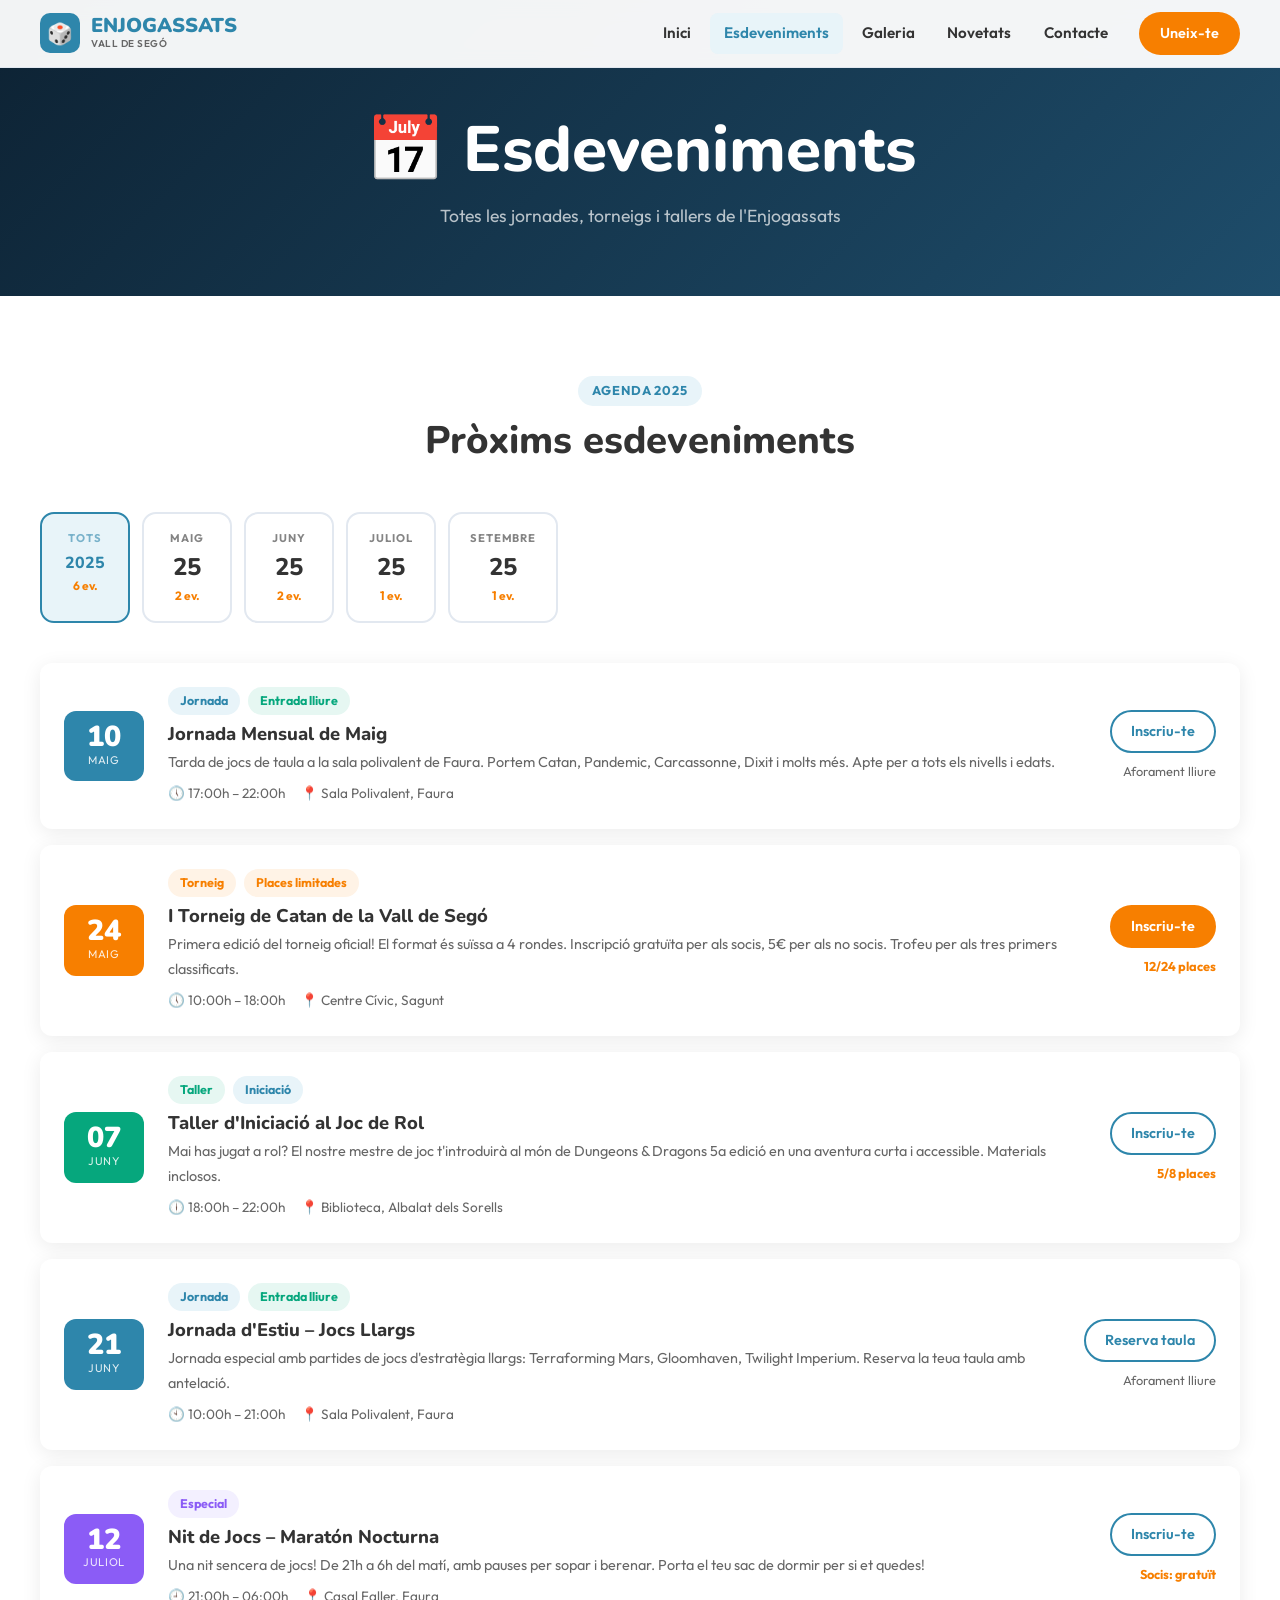
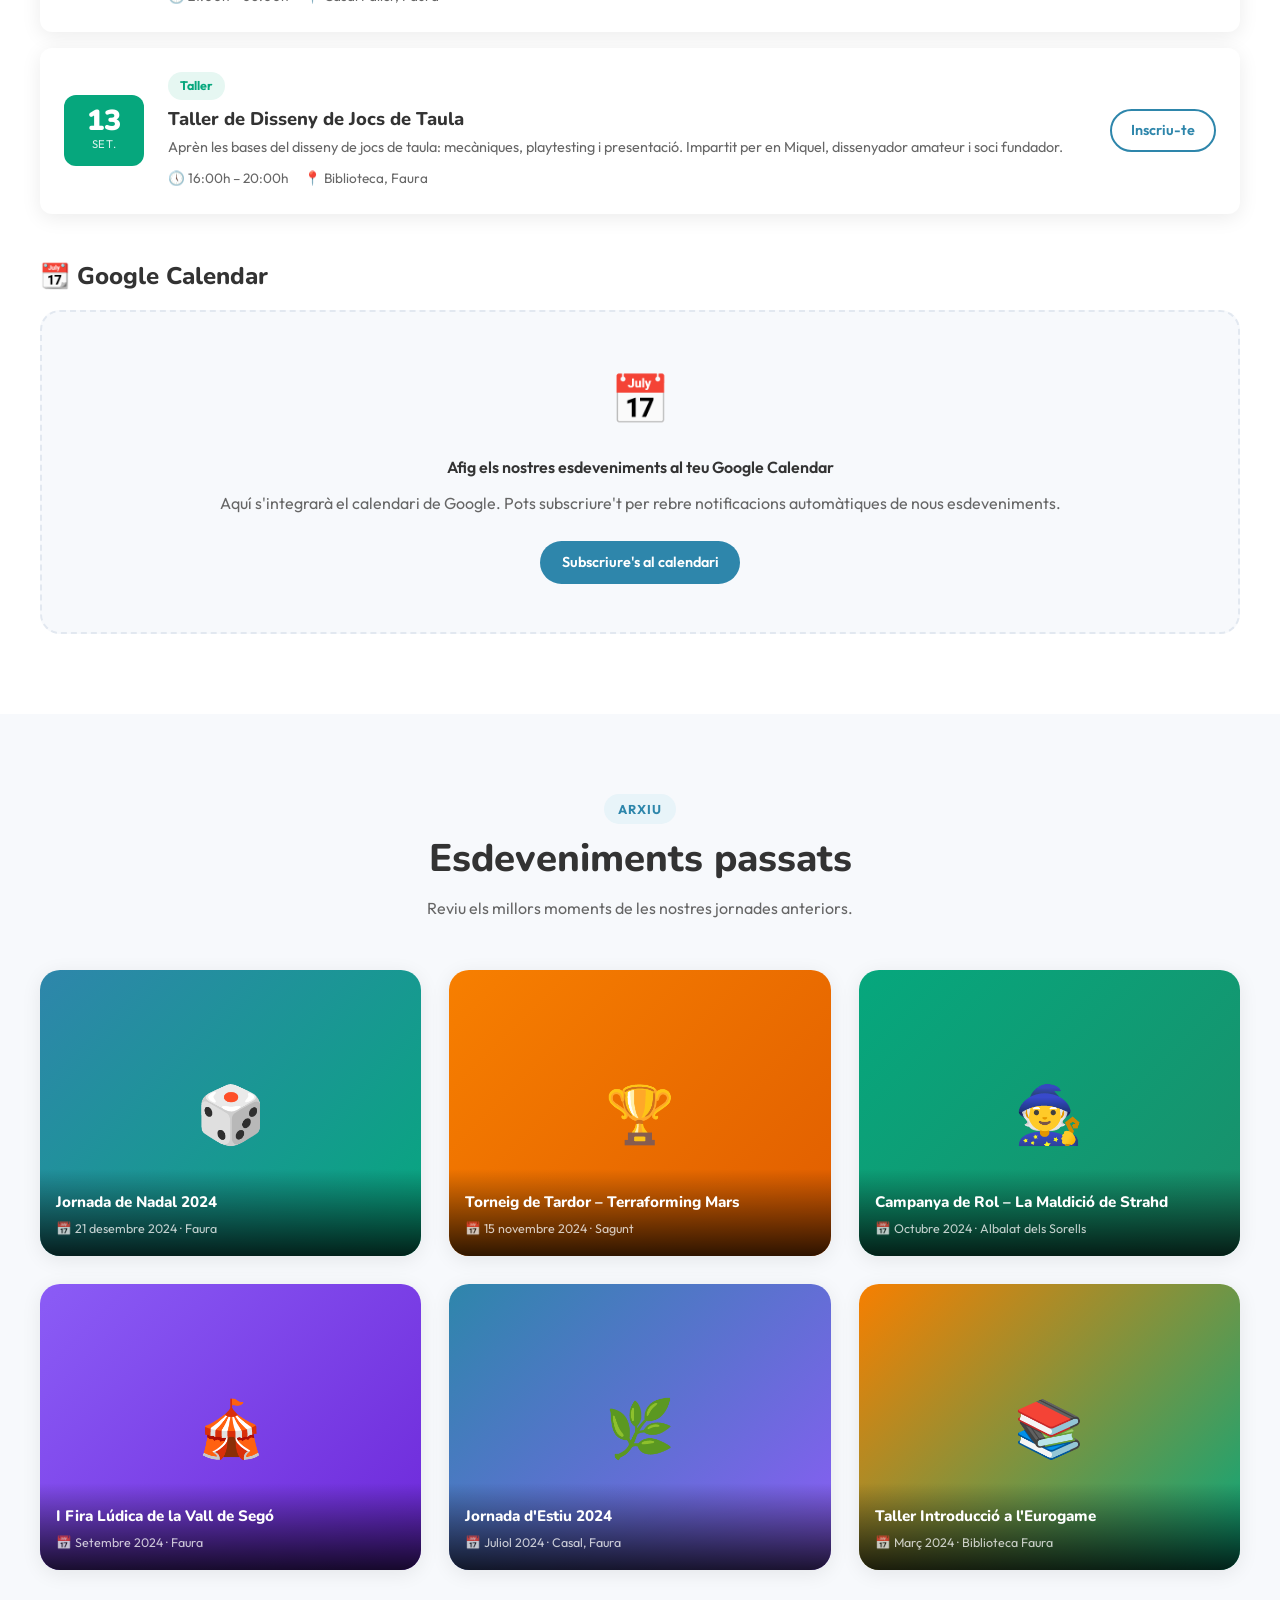
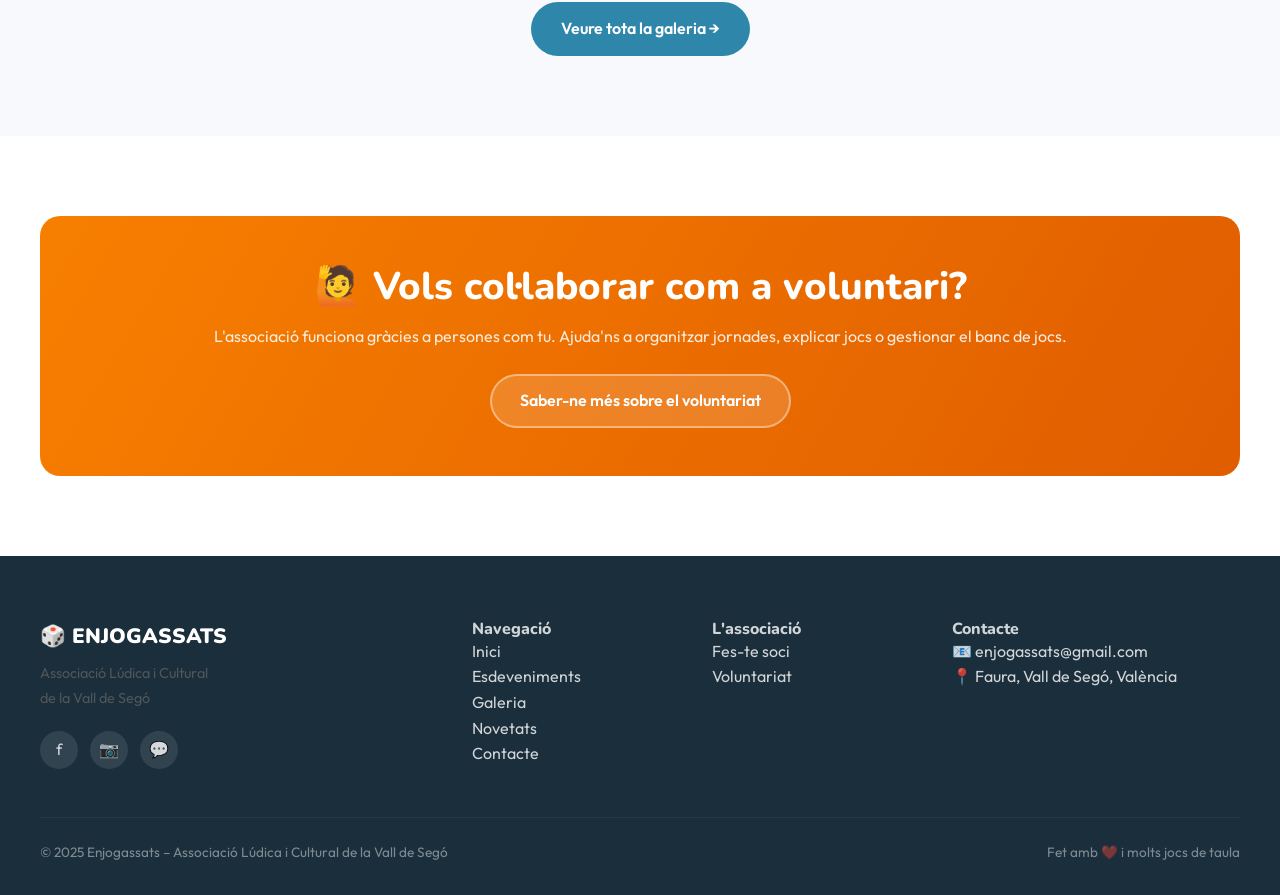
<file: eventos.html>
<!DOCTYPE html>
<html lang="ca-valencia">
<head>
  <meta charset="UTF-8">
  <meta name="viewport" content="width=device-width, initial-scale=1.0">
  <title>Esdeveniments – Enjogassats</title>
  <meta name="description" content="Pròxims esdeveniments i jornades d'Enjogassats, associació lúdica de la Vall de Segó.">
  <link rel="stylesheet" href="shared.css">
  <style>
    .page-hero {
      background: linear-gradient(135deg, #0d2233 0%, #1e4d6b 100%);
      padding: 7rem 1.5rem 4rem; color: #fff; text-align: center;
    }
    .page-hero h1 { color: #fff; margin-bottom: .75rem; }
    .page-hero p { color: rgba(255,255,255,.7); font-size: 1.1rem; }

    /* Calendar strip */
    .calendar-strip {
      display: flex; gap: .75rem; overflow-x: auto; padding-bottom: .5rem;
      scrollbar-width: thin;
    }
    .cal-month {
      flex-shrink: 0; background: var(--bg); border-radius: 14px;
      padding: 1rem 1.25rem; border: 2px solid var(--border);
      cursor: pointer; transition: all .2s; text-align: center; min-width: 90px;
    }
    .cal-month:hover, .cal-month.active {
      border-color: var(--blue); background: var(--blue-l); color: var(--blue);
    }
    .cal-month .mn { font-size: .7rem; font-weight: 700; text-transform: uppercase; letter-spacing: .08em; opacity: .6; }
    .cal-month .yr { font-family: var(--font-h); font-weight: 800; font-size: 1.5rem; }
    .cal-month .cnt { font-size: .75rem; font-weight: 700; color: var(--orange); }

    /* Event list items */
    .event-list-item {
      display: grid; grid-template-columns: 80px 1fr auto;
      gap: 1.5rem; align-items: center;
      background: var(--bg); border-radius: var(--radius);
      padding: 1.5rem; box-shadow: var(--shadow);
      transition: transform .2s, box-shadow .2s; margin-bottom: 1rem;
    }
    .event-list-item:hover { transform: translateY(-2px); box-shadow: var(--shadow-h); }
    .event-date-box {
      background: var(--blue); color: #fff; border-radius: 12px;
      padding: .75rem .5rem; text-align: center; flex-shrink: 0;
    }
    .event-date-box .day { font-family: var(--font-h); font-weight: 900; font-size: 1.8rem; line-height: 1; }
    .event-date-box .month { font-size: .7rem; text-transform: uppercase; letter-spacing: .06em; opacity: .85; }
    .event-info h3 { margin-bottom: .3rem; font-size: 1.15rem; }
    .event-info .meta { display: flex; flex-wrap: wrap; gap: .5rem; margin-bottom: .5rem; }
    .event-info p { font-size: .9rem; margin: 0; }
    .event-actions { display: flex; flex-direction: column; gap: .5rem; align-items: flex-end; }

    /* Google Calendar placeholder */
    .gcal-placeholder {
      background: var(--bg2); border-radius: var(--radius-l);
      border: 2px dashed var(--border); padding: 3rem 2rem;
      text-align: center; color: var(--text-l);
    }
    .gcal-placeholder .icon { font-size: 3rem; margin-bottom: 1rem; }

    /* Past events grid */
    .past-card { position: relative; border-radius: var(--radius-l); overflow: hidden; }
    .past-card-img {
      width: 100%; aspect-ratio: 4/3;
      display: flex; align-items: center; justify-content: center;
      font-size: 3.5rem;
    }
    .past-card-overlay {
      position: absolute; bottom: 0; left: 0; right: 0;
      background: linear-gradient(to top, rgba(0,0,0,.8), transparent);
      padding: 1.5rem 1rem 1rem; color: #fff;
    }
    .past-card-overlay h4 { color: #fff; font-size: .95rem; margin-bottom: .2rem; }
    .past-card-overlay span { font-size: .78rem; opacity: .75; }

    /* Voluntari CTA */
    .vol-cta {
      background: linear-gradient(120deg, var(--orange), #e05d00);
      border-radius: var(--radius-l); padding: 3rem 2rem;
      text-align: center; color: #fff;
    }
    .vol-cta h2 { color: #fff; margin-bottom: .75rem; }
    .vol-cta p { color: rgba(255,255,255,.85); margin-bottom: 1.5rem; }

    @media (max-width: 640px) {
      .event-list-item { grid-template-columns: 64px 1fr; }
      .event-actions { display: none; }
    }
  </style>
</head>
<body>

<header class="site-header" id="siteHeader">
  <div class="header-inner">
    <a href="index.html" class="logo">
      <div class="logo-icon">🎲</div>
      <div><div class="logo-text">ENJOGASSATS</div><div class="logo-sub">Vall de Segó</div></div>
    </a>
    <nav>
      <a href="index.html"      class="nav-link">Inici</a>
      <a href="eventos.html"    class="nav-link active">Esdeveniments</a>
      <a href="galeria.html"    class="nav-link">Galeria</a>
      <a href="novedades.html"  class="nav-link">Novetats</a>
      <a href="contacto.html"   class="nav-link">Contacte</a>
      <a href="contacto.html#soci" class="btn btn-primary btn-sm nav-cta">Uneix-te</a>
    </nav>
    <button class="hamburger" id="hamburger" aria-label="Obrir menú" aria-expanded="false">
      <span></span><span></span><span></span>
    </button>
  </div>
</header>
<div class="mobile-menu" id="mobileMenu">
  <a href="index.html"     class="nav-link">🏠 Inici</a>
  <a href="eventos.html"   class="nav-link active">📅 Esdeveniments</a>
  <a href="galeria.html"   class="nav-link">🖼️ Galeria</a>
  <a href="novedades.html" class="nav-link">📰 Novetats</a>
  <a href="contacto.html"  class="nav-link">✉️ Contacte</a>
  <a href="contacto.html#soci" class="btn btn-primary">Uneix-te a l'associació</a>
</div>

<!-- Page hero -->
<div class="page-hero">
  <h1>📅 Esdeveniments</h1>
  <p>Totes les jornades, torneigs i tallers de l'Enjogassats</p>
</div>

<!-- ===== PRÒXIMS ESDEVENIMENTS ===== -->
<section class="section" aria-labelledby="propers-title">
  <div class="section-inner">
    <div class="section-header fade-up">
      <span class="eyebrow">Agenda 2025</span>
      <h2 id="propers-title">Pròxims esdeveniments</h2>
    </div>

    <!-- Month filter strip -->
    <div class="calendar-strip fade-up" role="tablist" aria-label="Filtrar per mes">
      <div class="cal-month active" role="tab" aria-selected="true" data-month="all">
        <div class="mn">Tots</div><div class="yr" style="font-size:1rem;margin-top:.2rem">2025</div><div class="cnt">6 ev.</div>
      </div>
      <div class="cal-month" role="tab" data-month="5">
        <div class="mn">Maig</div><div class="yr">25</div><div class="cnt">2 ev.</div>
      </div>
      <div class="cal-month" role="tab" data-month="6">
        <div class="mn">Juny</div><div class="yr">25</div><div class="cnt">2 ev.</div>
      </div>
      <div class="cal-month" role="tab" data-month="7">
        <div class="mn">Juliol</div><div class="yr">25</div><div class="cnt">1 ev.</div>
      </div>
      <div class="cal-month" role="tab" data-month="9">
        <div class="mn">Setembre</div><div class="yr">25</div><div class="cnt">1 ev.</div>
      </div>
    </div>

    <div id="eventList" style="margin-top:2rem">

      <article class="event-list-item fade-up" data-month="5">
        <div class="event-date-box" style="background:var(--blue)">
          <div class="day">10</div><div class="month">Maig</div>
        </div>
        <div class="event-info">
          <div class="meta">
            <span class="badge badge-blue">Jornada</span>
            <span class="badge badge-green">Entrada lliure</span>
          </div>
          <h3>Jornada Mensual de Maig</h3>
          <p>Tarda de jocs de taula a la sala polivalent de Faura. Portem Catan, Pandemic, Carcassonne, Dixit i molts més. Apte per a tots els nivells i edats.</p>
          <div style="display:flex;gap:1rem;margin-top:.5rem;font-size:.85rem;color:var(--text-l)">
            <span>🕔 17:00h – 22:00h</span>
            <span>📍 Sala Polivalent, Faura</span>
          </div>
        </div>
        <div class="event-actions">
          <a href="contacto.html" class="btn btn-outline btn-sm">Inscriu-te</a>
          <span style="font-size:.8rem;color:var(--text-l);text-align:right">Aforament lliure</span>
        </div>
      </article>

      <article class="event-list-item fade-up" data-month="5">
        <div class="event-date-box" style="background:var(--orange)">
          <div class="day">24</div><div class="month">Maig</div>
        </div>
        <div class="event-info">
          <div class="meta">
            <span class="badge badge-orange">Torneig</span>
            <span class="badge badge-orange">Places limitades</span>
          </div>
          <h3>I Torneig de Catan de la Vall de Segó</h3>
          <p>Primera edició del torneig oficial! El format és suïssa a 4 rondes. Inscripció gratuïta per als socis, 5€ per als no socis. Trofeu per als tres primers classificats.</p>
          <div style="display:flex;gap:1rem;margin-top:.5rem;font-size:.85rem;color:var(--text-l)">
            <span>🕔 10:00h – 18:00h</span>
            <span>📍 Centre Cívic, Sagunt</span>
          </div>
        </div>
        <div class="event-actions">
          <a href="contacto.html" class="btn btn-primary btn-sm">Inscriu-te</a>
          <span style="font-size:.8rem;color:var(--orange);font-weight:700">12/24 places</span>
        </div>
      </article>

      <article class="event-list-item fade-up" data-month="6">
        <div class="event-date-box" style="background:var(--green)">
          <div class="day">07</div><div class="month">Juny</div>
        </div>
        <div class="event-info">
          <div class="meta">
            <span class="badge badge-green">Taller</span>
            <span class="badge badge-blue">Iniciació</span>
          </div>
          <h3>Taller d'Iniciació al Joc de Rol</h3>
          <p>Mai has jugat a rol? El nostre mestre de joc t'introduirà al món de Dungeons & Dragons 5a edició en una aventura curta i accessible. Materials inclosos.</p>
          <div style="display:flex;gap:1rem;margin-top:.5rem;font-size:.85rem;color:var(--text-l)">
            <span>🕕 18:00h – 22:00h</span>
            <span>📍 Biblioteca, Albalat dels Sorells</span>
          </div>
        </div>
        <div class="event-actions">
          <a href="contacto.html" class="btn btn-outline btn-sm">Inscriu-te</a>
          <span style="font-size:.8rem;color:var(--orange);font-weight:700">5/8 places</span>
        </div>
      </article>

      <article class="event-list-item fade-up" data-month="6">
        <div class="event-date-box" style="background:var(--blue)">
          <div class="day">21</div><div class="month">Juny</div>
        </div>
        <div class="event-info">
          <div class="meta">
            <span class="badge badge-blue">Jornada</span>
            <span class="badge badge-green">Entrada lliure</span>
          </div>
          <h3>Jornada d'Estiu – Jocs Llargs</h3>
          <p>Jornada especial amb partides de jocs d'estratègia llargs: Terraforming Mars, Gloomhaven, Twilight Imperium. Reserva la teua taula amb antelació.</p>
          <div style="display:flex;gap:1rem;margin-top:.5rem;font-size:.85rem;color:var(--text-l)">
            <span>🕙 10:00h – 21:00h</span>
            <span>📍 Sala Polivalent, Faura</span>
          </div>
        </div>
        <div class="event-actions">
          <a href="contacto.html" class="btn btn-outline btn-sm">Reserva taula</a>
          <span style="font-size:.8rem;color:var(--text-l)">Aforament lliure</span>
        </div>
      </article>

      <article class="event-list-item fade-up" data-month="7">
        <div class="event-date-box" style="background:#8b5cf6">
          <div class="day">12</div><div class="month">Juliol</div>
        </div>
        <div class="event-info">
          <div class="meta">
            <span class="badge" style="background:#f3f0ff;color:#8b5cf6">Especial</span>
          </div>
          <h3>Nit de Jocs – Maratón Nocturna</h3>
          <p>Una nit sencera de jocs! De 21h a 6h del matí, amb pauses per sopar i berenar. Porta el teu sac de dormir per si et quedes!</p>
          <div style="display:flex;gap:1rem;margin-top:.5rem;font-size:.85rem;color:var(--text-l)">
            <span>🕘 21:00h – 06:00h</span>
            <span>📍 Casal Faller, Faura</span>
          </div>
        </div>
        <div class="event-actions">
          <a href="contacto.html" class="btn btn-outline btn-sm">Inscriu-te</a>
          <span style="font-size:.8rem;color:var(--orange);font-weight:700">Socis: gratuït</span>
        </div>
      </article>

      <article class="event-list-item fade-up" data-month="9">
        <div class="event-date-box" style="background:var(--green)">
          <div class="day">13</div><div class="month">Set.</div>
        </div>
        <div class="event-info">
          <div class="meta">
            <span class="badge badge-green">Taller</span>
          </div>
          <h3>Taller de Disseny de Jocs de Taula</h3>
          <p>Aprèn les bases del disseny de jocs de taula: mecàniques, playtesting i presentació. Impartit per en Miquel, dissenyador amateur i soci fundador.</p>
          <div style="display:flex;gap:1rem;margin-top:.5rem;font-size:.85rem;color:var(--text-l)">
            <span>🕔 16:00h – 20:00h</span>
            <span>📍 Biblioteca, Faura</span>
          </div>
        </div>
        <div class="event-actions">
          <a href="contacto.html" class="btn btn-outline btn-sm">Inscriu-te</a>
        </div>
      </article>

    </div>

    <!-- Google Calendar placeholder -->
    <div style="margin-top:3rem">
      <h3 style="margin-bottom:1.25rem">📆 Google Calendar</h3>
      <div class="gcal-placeholder fade-up">
        <div class="icon">📅</div>
        <p style="font-weight:600;color:var(--text);margin-bottom:.5rem">Afig els nostres esdeveniments al teu Google Calendar</p>
        <p style="margin-bottom:1.5rem">Aquí s'integrarà el calendari de Google. Pots subscriure't per rebre notificacions automàtiques de nous esdeveniments.</p>
        <a href="#" class="btn btn-secondary btn-sm">Subscriure's al calendari</a>
      </div>
    </div>

  </div>
</section>

<!-- ===== ESDEVENIMENTS PASSATS ===== -->
<section class="section section-bg" aria-labelledby="passats-title">
  <div class="section-inner">
    <div class="section-header fade-up">
      <span class="eyebrow">Arxiu</span>
      <h2 id="passats-title">Esdeveniments passats</h2>
      <p>Reviu els millors moments de les nostres jornades anteriors.</p>
    </div>
    <div class="grid-3">
      <div class="past-card card fade-up">
        <div class="past-card-img" style="background:linear-gradient(135deg,#2E86AB,#06A77D)">🎲</div>
        <div class="past-card-overlay">
          <h4>Jornada de Nadal 2024</h4>
          <span>📅 21 desembre 2024 · Faura</span>
        </div>
      </div>
      <div class="past-card card fade-up fade-up-d1">
        <div class="past-card-img" style="background:linear-gradient(135deg,#F77F00,#e05d00)">🏆</div>
        <div class="past-card-overlay">
          <h4>Torneig de Tardor – Terraforming Mars</h4>
          <span>📅 15 novembre 2024 · Sagunt</span>
        </div>
      </div>
      <div class="past-card card fade-up fade-up-d2">
        <div class="past-card-img" style="background:linear-gradient(135deg,#06A77D,#1a8f6a)">🧙</div>
        <div class="past-card-overlay">
          <h4>Campanya de Rol – La Maldició de Strahd</h4>
          <span>📅 Octubre 2024 · Albalat dels Sorells</span>
        </div>
      </div>
      <div class="past-card card fade-up">
        <div class="past-card-img" style="background:linear-gradient(135deg,#8b5cf6,#6d28d9)">🎪</div>
        <div class="past-card-overlay">
          <h4>I Fira Lúdica de la Vall de Segó</h4>
          <span>📅 Setembre 2024 · Faura</span>
        </div>
      </div>
      <div class="past-card card fade-up fade-up-d1">
        <div class="past-card-img" style="background:linear-gradient(135deg,#2E86AB,#8b5cf6)">🌿</div>
        <div class="past-card-overlay">
          <h4>Jornada d'Estiu 2024</h4>
          <span>📅 Juliol 2024 · Casal, Faura</span>
        </div>
      </div>
      <div class="past-card card fade-up fade-up-d2">
        <div class="past-card-img" style="background:linear-gradient(135deg,#F77F00,#06A77D)">📚</div>
        <div class="past-card-overlay">
          <h4>Taller Introducció a l'Eurogame</h4>
          <span>📅 Març 2024 · Biblioteca Faura</span>
        </div>
      </div>
    </div>
    <div class="text-center mt-2">
      <a href="galeria.html" class="btn btn-secondary">Veure tota la galeria →</a>
    </div>
  </div>
</section>

<!-- ===== VOLUNTARIAT CTA ===== -->
<section class="section" aria-label="Voluntariat">
  <div class="section-inner">
    <div class="vol-cta fade-up">
      <h2>🙋 Vols col·laborar com a voluntari?</h2>
      <p>L'associació funciona gràcies a persones com tu. Ajuda'ns a organitzar jornades, explicar jocs o gestionar el banc de jocs.</p>
      <a href="contacto.html#voluntariat" class="btn btn-ghost">Saber-ne més sobre el voluntariat</a>
    </div>
  </div>
</section>

<!-- FOOTER -->
<footer class="site-footer">
  <div class="footer-inner">
    <div class="footer-grid">
      <div>
        <div class="footer-logo">🎲 ENJOGASSATS</div>
        <p class="footer-tagline">Associació Lúdica i Cultural<br>de la Vall de Segó</p>
        <div class="footer-socials">
          <a href="#" class="footer-social-link" aria-label="Facebook">f</a>
          <a href="#" class="footer-social-link" aria-label="Instagram">📷</a>
          <a href="#" class="footer-social-link" aria-label="WhatsApp">💬</a>
        </div>
      </div>
      <div>
        <h4>Navegació</h4>
        <ul>
          <li><a href="index.html">Inici</a></li>
          <li><a href="eventos.html">Esdeveniments</a></li>
          <li><a href="galeria.html">Galeria</a></li>
          <li><a href="novedades.html">Novetats</a></li>
          <li><a href="contacto.html">Contacte</a></li>
        </ul>
      </div>
      <div>
        <h4>L'associació</h4>
        <ul>
          <li><a href="contacto.html#soci">Fes-te soci</a></li>
          <li><a href="contacto.html#voluntariat">Voluntariat</a></li>
        </ul>
      </div>
      <div>
        <h4>Contacte</h4>
        <ul>
          <li>📧 enjogassats@gmail.com</li>
          <li>📍 Faura, Vall de Segó, València</li>
        </ul>
      </div>
    </div>
    <div class="footer-bottom">
      <span>© 2025 Enjogassats – Associació Lúdica i Cultural de la Vall de Segó</span>
      <span>Fet amb ❤️ i molts jocs de taula</span>
    </div>
  </div>
</footer>

<script>
  const header = document.getElementById('siteHeader');
  window.addEventListener('scroll', () => header.classList.toggle('scrolled', window.scrollY > 20));

  const hamburger = document.getElementById('hamburger');
  const mobileMenu = document.getElementById('mobileMenu');
  hamburger.addEventListener('click', () => {
    const open = mobileMenu.classList.toggle('open');
    hamburger.setAttribute('aria-expanded', open);
    document.body.style.overflow = open ? 'hidden' : '';
  });

  // Month filter
  document.querySelectorAll('.cal-month').forEach(btn => {
    btn.addEventListener('click', () => {
      document.querySelectorAll('.cal-month').forEach(b => b.classList.remove('active'));
      btn.classList.add('active');
      const month = btn.dataset.month;
      document.querySelectorAll('#eventList article').forEach(item => {
        item.style.display = (month === 'all' || item.dataset.month === month) ? '' : 'none';
      });
    });
  });

  // Fade-in
  const observer = new IntersectionObserver(entries => {
    entries.forEach(e => { if (e.isIntersecting) e.target.classList.add('visible'); });
  }, { threshold: 0.1 });
  document.querySelectorAll('.fade-up').forEach(el => observer.observe(el));
</script>
</body>
</html>
</file>
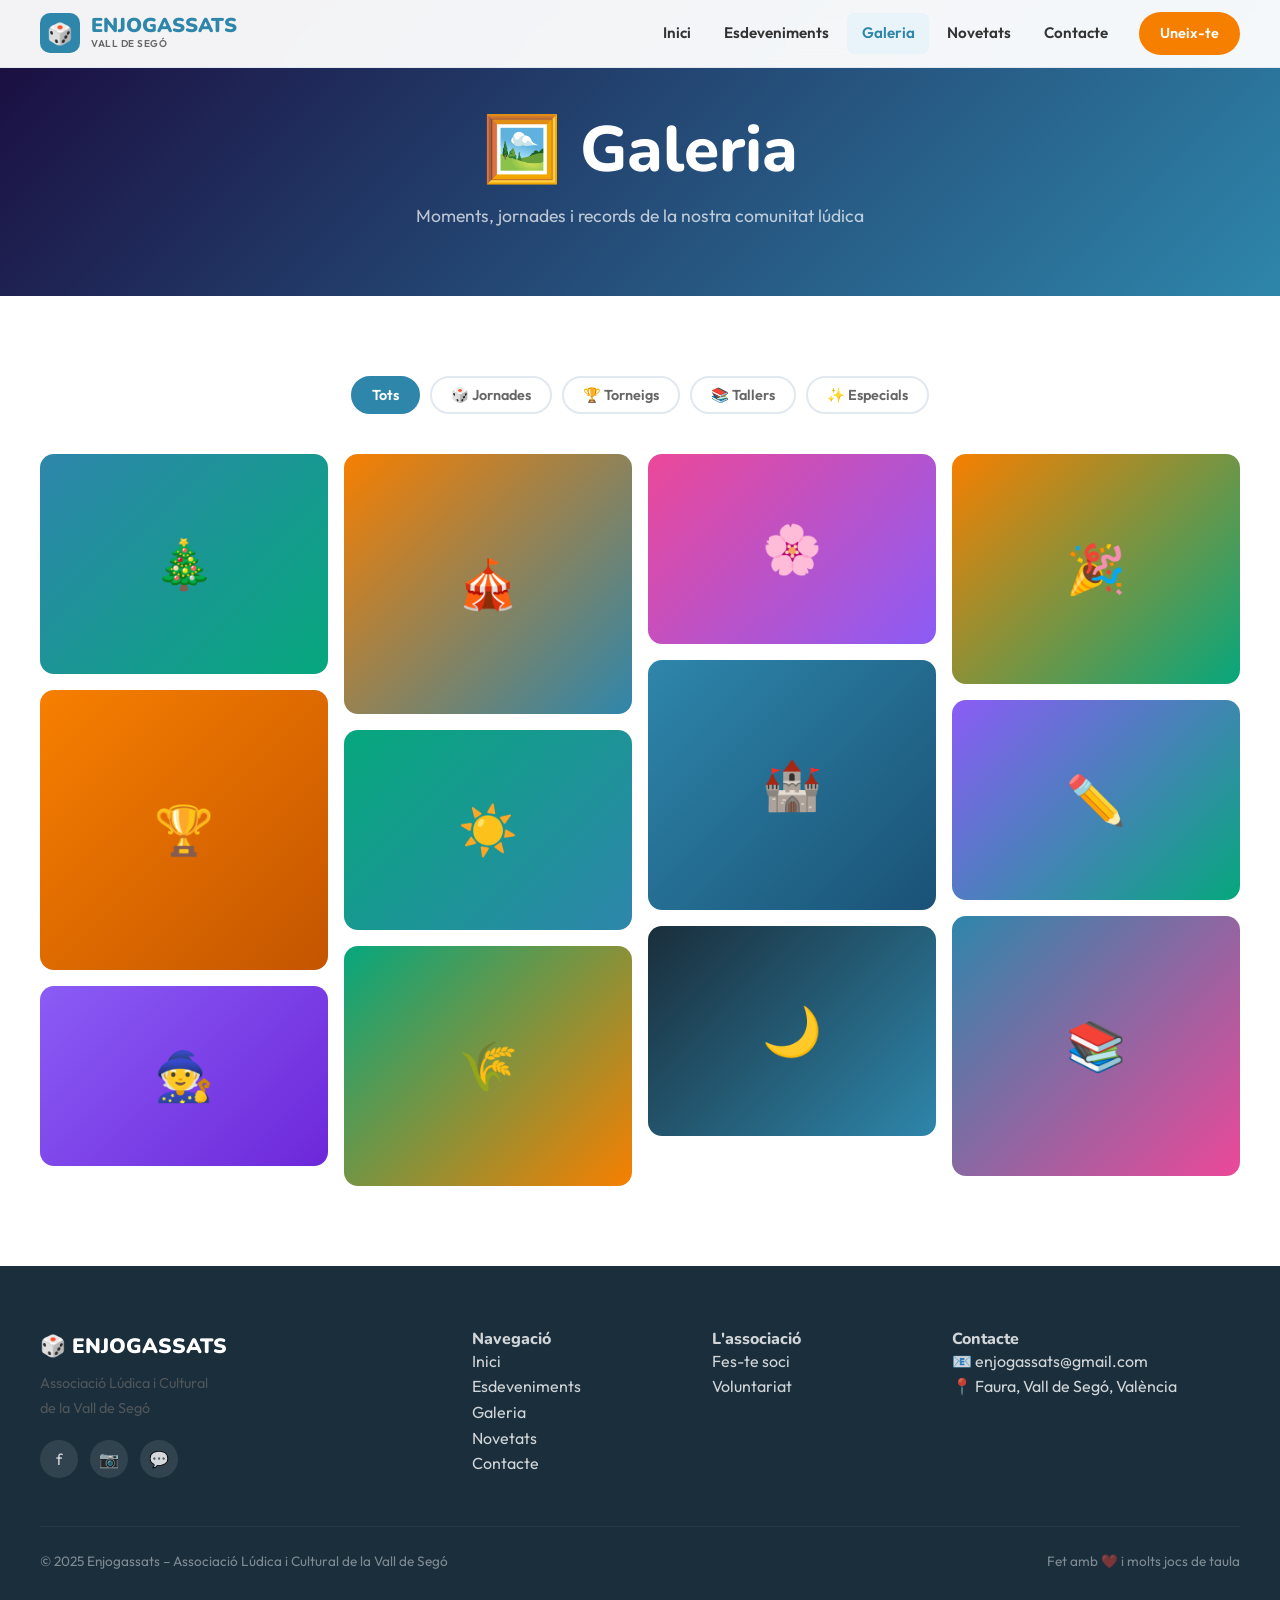
<file: galeria.html>
<!DOCTYPE html>
<html lang="ca-valencia">
<head>
  <meta charset="UTF-8">
  <meta name="viewport" content="width=device-width, initial-scale=1.0">
  <title>Galeria – Enjogassats</title>
  <meta name="description" content="Galeria de fotos dels esdeveniments i jornades d'Enjogassats.">
  <link rel="stylesheet" href="shared.css">
  <style>
    .page-hero {
      background: linear-gradient(135deg, #1a0a3d 0%, #2E86AB 100%);
      padding: 7rem 1.5rem 4rem; color: #fff; text-align: center;
    }
    .page-hero h1 { color: #fff; margin-bottom: .75rem; }
    .page-hero p { color: rgba(255,255,255,.7); font-size: 1.1rem; }

    /* Filter bar */
    .filter-bar { display: flex; gap: .6rem; flex-wrap: wrap; justify-content: center; margin-bottom: 2.5rem; }
    .filter-btn {
      padding: .5rem 1.2rem; border-radius: 50px; border: 2px solid var(--border);
      background: var(--bg); font-family: var(--font-b); font-weight: 600; font-size: .9rem;
      cursor: pointer; transition: all .18s; color: var(--text-l);
    }
    .filter-btn:hover { border-color: var(--blue); color: var(--blue); }
    .filter-btn.active { background: var(--blue); border-color: var(--blue); color: #fff; }

    /* Masonry-style grid */
    .gallery-grid {
      columns: 4; column-gap: 1rem;
    }
    .gallery-item {
      break-inside: avoid; margin-bottom: 1rem;
      border-radius: 14px; overflow: hidden; cursor: pointer;
      position: relative; display: block;
      transition: transform .22s, box-shadow .22s;
    }
    .gallery-item:hover { transform: scale(1.02); box-shadow: 0 12px 40px rgba(0,0,0,.2); }
    .gallery-thumb {
      width: 100%; display: flex; align-items: center; justify-content: center;
      font-size: 3rem; transition: transform .3s;
    }
    .gallery-item:hover .gallery-thumb { transform: scale(1.05); }
    .gallery-item-overlay {
      position: absolute; bottom: 0; left: 0; right: 0;
      background: linear-gradient(to top, rgba(0,0,0,.8) 0%, transparent 100%);
      padding: 1.5rem .9rem .8rem;
      opacity: 0; transition: opacity .22s;
    }
    .gallery-item:hover .gallery-item-overlay { opacity: 1; }
    .gallery-item-overlay h4 { color: #fff; font-size: .85rem; margin-bottom: .15rem; }
    .gallery-item-overlay span { color: rgba(255,255,255,.65); font-size: .75rem; }

    /* Lightbox */
    .lightbox {
      display: none; position: fixed; inset: 0; z-index: 9999;
      background: rgba(0,0,0,.92); align-items: center; justify-content: center;
      padding: 2rem;
    }
    .lightbox.open { display: flex; }
    .lightbox-inner {
      max-width: 800px; width: 100%; background: var(--bg);
      border-radius: var(--radius-l); overflow: hidden; position: relative;
      animation: lbIn .25s ease;
    }
    @keyframes lbIn { from { opacity:0; transform: scale(.93); } to { opacity:1; transform: scale(1); } }
    .lightbox-img {
      width: 100%; min-height: 360px; display: flex; align-items: center;
      justify-content: center; font-size: 6rem;
    }
    .lightbox-body { padding: 1.5rem; }
    .lightbox-body h3 { margin-bottom: .3rem; }
    .lightbox-body p { font-size: .9rem; margin: 0; }
    .lightbox-close {
      position: absolute; top: 1rem; right: 1rem; width: 38px; height: 38px;
      background: rgba(0,0,0,.5); color: #fff; border: none; border-radius: 50%;
      font-size: 1.2rem; cursor: pointer; display: flex; align-items: center; justify-content: center;
      transition: background .18s;
    }
    .lightbox-close:hover { background: rgba(0,0,0,.8); }
    .lightbox-nav {
      position: absolute; top: 50%; transform: translateY(-50%);
      background: rgba(0,0,0,.5); color: #fff; border: none;
      width: 44px; height: 44px; border-radius: 50%; font-size: 1.2rem;
      cursor: pointer; display: flex; align-items: center; justify-content: center;
      transition: background .18s;
    }
    .lightbox-nav:hover { background: rgba(0,0,0,.8); }
    .lightbox-prev { left: -22px; }
    .lightbox-next { right: -22px; }

    @media (max-width: 1024px) { .gallery-grid { columns: 3; } }
    @media (max-width: 768px)  { .gallery-grid { columns: 2; } }
    @media (max-width: 480px)  { .gallery-grid { columns: 1; } }
  </style>
</head>
<body>

<header class="site-header" id="siteHeader">
  <div class="header-inner">
    <a href="index.html" class="logo">
      <div class="logo-icon">🎲</div>
      <div><div class="logo-text">ENJOGASSATS</div><div class="logo-sub">Vall de Segó</div></div>
    </a>
    <nav>
      <a href="index.html"      class="nav-link">Inici</a>
      <a href="eventos.html"    class="nav-link">Esdeveniments</a>
      <a href="galeria.html"    class="nav-link active">Galeria</a>
      <a href="novedades.html"  class="nav-link">Novetats</a>
      <a href="contacto.html"   class="nav-link">Contacte</a>
      <a href="contacto.html#soci" class="btn btn-primary btn-sm nav-cta">Uneix-te</a>
    </nav>
    <button class="hamburger" id="hamburger" aria-label="Obrir menú" aria-expanded="false">
      <span></span><span></span><span></span>
    </button>
  </div>
</header>
<div class="mobile-menu" id="mobileMenu">
  <a href="index.html"     class="nav-link">🏠 Inici</a>
  <a href="eventos.html"   class="nav-link">📅 Esdeveniments</a>
  <a href="galeria.html"   class="nav-link active">🖼️ Galeria</a>
  <a href="novedades.html" class="nav-link">📰 Novetats</a>
  <a href="contacto.html"  class="nav-link">✉️ Contacte</a>
  <a href="contacto.html#soci" class="btn btn-primary">Uneix-te a l'associació</a>
</div>

<div class="page-hero">
  <h1>🖼️ Galeria</h1>
  <p>Moments, jornades i records de la nostra comunitat lúdica</p>
</div>

<section class="section">
  <div class="section-inner">

    <!-- Filter bar -->
    <div class="filter-bar" role="group" aria-label="Filtra per tipus d'event">
      <button class="filter-btn active" data-filter="all">Tots</button>
      <button class="filter-btn" data-filter="jornada">🎲 Jornades</button>
      <button class="filter-btn" data-filter="torneig">🏆 Torneigs</button>
      <button class="filter-btn" data-filter="taller">📚 Tallers</button>
      <button class="filter-btn" data-filter="especial">✨ Especials</button>
    </div>

    <!-- Gallery grid -->
    <div class="gallery-grid" id="galleryGrid">

      <!-- Each item: data-filter, data-title, data-date, data-desc, data-emoji, style for bg -->
      <div class="gallery-item" data-filter="jornada" data-title="Jornada de Nadal 2024" data-date="21 desembre 2024" data-desc="Una nit màgica plena de jocs i bon ambient per acabar l'any jugant." tabindex="0" role="button" aria-label="Veure foto: Jornada de Nadal 2024">
        <div class="gallery-thumb" style="background:linear-gradient(135deg,#2E86AB,#06A77D);height:220px">🎄</div>
        <div class="gallery-item-overlay"><h4>Jornada de Nadal 2024</h4><span>📅 21 des 2024</span></div>
      </div>

      <div class="gallery-item" data-filter="torneig" data-title="Torneig de Tardor – Terraforming Mars" data-date="15 novembre 2024" data-desc="8 participants es van disputar el títol de millor colonitzador de Mart. Guanyador: Jordi T." tabindex="0" role="button" aria-label="Veure foto: Torneig de Tardor">
        <div class="gallery-thumb" style="background:linear-gradient(135deg,#F77F00,#c45500);height:280px">🏆</div>
        <div class="gallery-item-overlay"><h4>Torneig Terraforming Mars</h4><span>📅 15 nov 2024</span></div>
      </div>

      <div class="gallery-item" data-filter="taller" data-title="Taller de Jocs de Rol – D&D" data-date="5 octubre 2024" data-desc="Vuit aventurers novells s'endinsen per primera vegada en el món dels jocs de rol." tabindex="0" role="button" aria-label="Veure foto: Taller de Rol">
        <div class="gallery-thumb" style="background:linear-gradient(135deg,#8b5cf6,#6d28d9);height:180px">🧙</div>
        <div class="gallery-item-overlay"><h4>Taller D&D</h4><span>📅 5 oct 2024</span></div>
      </div>

      <div class="gallery-item" data-filter="especial" data-title="I Fira Lúdica de la Vall de Segó" data-date="14 setembre 2024" data-desc="Primera fira lúdica pública amb més de 200 visitants. Un èxit rotund per a l'associació." tabindex="0" role="button" aria-label="Veure foto: Fira Lúdica">
        <div class="gallery-thumb" style="background:linear-gradient(135deg,#F77F00,#2E86AB);height:260px">🎪</div>
        <div class="gallery-item-overlay"><h4>I Fira Lúdica Vall de Segó</h4><span>📅 14 set 2024</span></div>
      </div>

      <div class="gallery-item" data-filter="jornada" data-title="Jornada d'Estiu 2024" data-date="13 juliol 2024" data-desc="Partides llargues de Gloomhaven i Twilight Imperium. 10 hores de joc ininterromput!" tabindex="0" role="button" aria-label="Veure foto: Jornada d'Estiu">
        <div class="gallery-thumb" style="background:linear-gradient(135deg,#06A77D,#2E86AB);height:200px">☀️</div>
        <div class="gallery-item-overlay"><h4>Jornada d'Estiu 2024</h4><span>📅 13 jul 2024</span></div>
      </div>

      <div class="gallery-item" data-filter="taller" data-title="Taller Introducció Eurogame" data-date="23 març 2024" data-desc="Descobrim les mecàniques dels jocs eurogame amb Agricola i Brass: Birmingham." tabindex="0" role="button" aria-label="Veure foto: Taller Eurogame">
        <div class="gallery-thumb" style="background:linear-gradient(135deg,#06A77D,#F77F00);height:240px">🌾</div>
        <div class="gallery-item-overlay"><h4>Taller Eurogame</h4><span>📅 23 març 2024</span></div>
      </div>

      <div class="gallery-item" data-filter="jornada" data-title="Jornada de Primavera 2024" data-date="11 maig 2024" data-desc="Una tarda perfecta amb més de 30 participants i 15 jocs a les taules alhora." tabindex="0" role="button" aria-label="Veure foto: Jornada de Primavera">
        <div class="gallery-thumb" style="background:linear-gradient(135deg,#ec4899,#8b5cf6);height:190px">🌸</div>
        <div class="gallery-item-overlay"><h4>Jornada de Primavera 2024</h4><span>📅 11 maig 2024</span></div>
      </div>

      <div class="gallery-item" data-filter="torneig" data-title="Torneig de Carcassonne 2023" data-date="9 desembre 2023" data-desc="16 participants i una final emocionant per tal de construir el millor territori medieval." tabindex="0" role="button" aria-label="Veure foto: Torneig Carcassonne">
        <div class="gallery-thumb" style="background:linear-gradient(135deg,#2E86AB,#1a5276);height:250px">🏰</div>
        <div class="gallery-item-overlay"><h4>Torneig Carcassonne 2023</h4><span>📅 9 des 2023</span></div>
      </div>

      <div class="gallery-item" data-filter="especial" data-title="Nit de Jocs – Maratón 2023" data-date="15 juliol 2023" data-desc="10 hores de joc nocturn. El joc més jugat: Pandemic Legacy Temporada 1." tabindex="0" role="button" aria-label="Veure foto: Nit de Jocs">
        <div class="gallery-thumb" style="background:linear-gradient(135deg,#1a2e3b,#2E86AB);height:210px">🌙</div>
        <div class="gallery-item-overlay"><h4>Nit de Jocs – Maratón</h4><span>📅 15 jul 2023</span></div>
      </div>

      <div class="gallery-item" data-filter="jornada" data-title="Jornada Inaugural 2019" data-date="12 octubre 2019" data-desc="El primer event oficial d'Enjogassats. 12 fondadors i moltes ganes de jugar." tabindex="0" role="button" aria-label="Veure foto: Jornada Inaugural">
        <div class="gallery-thumb" style="background:linear-gradient(135deg,#F77F00,#06A77D);height:230px">🎉</div>
        <div class="gallery-item-overlay"><h4>Jornada Inaugural 2019</h4><span>📅 12 oct 2019</span></div>
      </div>

      <div class="gallery-item" data-filter="taller" data-title="Taller Disseny de Jocs 2023" data-date="4 novembre 2023" data-desc="Creant el primer prototip d'un joc de cartes dissenyat pels nostres socis." tabindex="0" role="button" aria-label="Veure foto: Taller Disseny">
        <div class="gallery-thumb" style="background:linear-gradient(135deg,#8b5cf6,#06A77D);height:200px">✏️</div>
        <div class="gallery-item-overlay"><h4>Taller Disseny de Jocs</h4><span>📅 4 nov 2023</span></div>
      </div>

      <div class="gallery-item" data-filter="especial" data-title="Col·laboració Biblioteca Faura" data-date="22 febrer 2024" data-desc="Presentació del servei de préstec de jocs integrat amb la biblioteca municipal de Faura." tabindex="0" role="button" aria-label="Veure foto: Biblioteca Faura">
        <div class="gallery-thumb" style="background:linear-gradient(135deg,#2E86AB,#ec4899);height:260px">📚</div>
        <div class="gallery-item-overlay"><h4>Col·laboració Biblioteca</h4><span>📅 22 feb 2024</span></div>
      </div>

    </div>
  </div>
</section>

<!-- Lightbox -->
<div class="lightbox" id="lightbox" role="dialog" aria-modal="true" aria-label="Visualitzador de fotos">
  <div class="lightbox-inner" id="lightboxInner">
    <button class="lightbox-close" id="lightboxClose" aria-label="Tancar">✕</button>
    <button class="lightbox-nav lightbox-prev" id="lightboxPrev" aria-label="Anterior">‹</button>
    <button class="lightbox-nav lightbox-next" id="lightboxNext" aria-label="Següent">›</button>
    <div class="lightbox-img" id="lightboxImg"></div>
    <div class="lightbox-body">
      <h3 id="lightboxTitle"></h3>
      <p id="lightboxDate" style="color:var(--text-l);font-size:.85rem;margin-bottom:.4rem"></p>
      <p id="lightboxDesc"></p>
    </div>
  </div>
</div>

<!-- Footer -->
<footer class="site-footer">
  <div class="footer-inner">
    <div class="footer-grid">
      <div>
        <div class="footer-logo">🎲 ENJOGASSATS</div>
        <p class="footer-tagline">Associació Lúdica i Cultural<br>de la Vall de Segó</p>
        <div class="footer-socials">
          <a href="#" class="footer-social-link" aria-label="Facebook">f</a>
          <a href="#" class="footer-social-link" aria-label="Instagram">📷</a>
          <a href="#" class="footer-social-link" aria-label="WhatsApp">💬</a>
        </div>
      </div>
      <div>
        <h4>Navegació</h4>
        <ul>
          <li><a href="index.html">Inici</a></li>
          <li><a href="eventos.html">Esdeveniments</a></li>
          <li><a href="galeria.html">Galeria</a></li>
          <li><a href="novedades.html">Novetats</a></li>
          <li><a href="contacto.html">Contacte</a></li>
        </ul>
      </div>
      <div><h4>L'associació</h4><ul><li><a href="contacto.html#soci">Fes-te soci</a></li><li><a href="contacto.html#voluntariat">Voluntariat</a></li></ul></div>
      <div><h4>Contacte</h4><ul><li>📧 enjogassats@gmail.com</li><li>📍 Faura, Vall de Segó, València</li></ul></div>
    </div>
    <div class="footer-bottom">
      <span>© 2025 Enjogassats – Associació Lúdica i Cultural de la Vall de Segó</span>
      <span>Fet amb ❤️ i molts jocs de taula</span>
    </div>
  </div>
</footer>

<script>
  // Header scroll
  const header = document.getElementById('siteHeader');
  window.addEventListener('scroll', () => header.classList.toggle('scrolled', window.scrollY > 20));

  // Mobile menu
  const hamburger = document.getElementById('hamburger');
  const mobileMenu = document.getElementById('mobileMenu');
  hamburger.addEventListener('click', () => {
    const open = mobileMenu.classList.toggle('open');
    hamburger.setAttribute('aria-expanded', open);
    document.body.style.overflow = open ? 'hidden' : '';
  });

  // Filter
  document.querySelectorAll('.filter-btn').forEach(btn => {
    btn.addEventListener('click', () => {
      document.querySelectorAll('.filter-btn').forEach(b => b.classList.remove('active'));
      btn.classList.add('active');
      const f = btn.dataset.filter;
      document.querySelectorAll('.gallery-item').forEach(item => {
        item.style.display = (f === 'all' || item.dataset.filter === f) ? '' : 'none';
      });
    });
  });

  // Lightbox
  const items = Array.from(document.querySelectorAll('.gallery-item'));
  let currentIdx = 0;
  const lb = document.getElementById('lightbox');

  function openLightbox(idx) {
    const visible = items.filter(i => i.style.display !== 'none');
    currentIdx = idx;
    const item = visible[idx] || items[idx];
    document.getElementById('lightboxImg').style.cssText = item.querySelector('.gallery-thumb').style.cssText;
    document.getElementById('lightboxImg').textContent = item.querySelector('.gallery-thumb').textContent;
    document.getElementById('lightboxTitle').textContent = item.dataset.title;
    document.getElementById('lightboxDate').textContent = '📅 ' + item.dataset.date;
    document.getElementById('lightboxDesc').textContent = item.dataset.desc;
    lb.classList.add('open');
    document.body.style.overflow = 'hidden';
  }

  items.forEach((item, idx) => {
    item.addEventListener('click', () => openLightbox(idx));
    item.addEventListener('keydown', e => { if (e.key === 'Enter' || e.key === ' ') openLightbox(idx); });
  });

  document.getElementById('lightboxClose').addEventListener('click', () => {
    lb.classList.remove('open');
    document.body.style.overflow = '';
  });
  lb.addEventListener('click', e => { if (e.target === lb) { lb.classList.remove('open'); document.body.style.overflow = ''; } });

  document.getElementById('lightboxPrev').addEventListener('click', () => {
    const visible = items.filter(i => i.style.display !== 'none');
    currentIdx = (currentIdx - 1 + visible.length) % visible.length;
    openLightbox(currentIdx);
  });
  document.getElementById('lightboxNext').addEventListener('click', () => {
    const visible = items.filter(i => i.style.display !== 'none');
    currentIdx = (currentIdx + 1) % visible.length;
    openLightbox(currentIdx);
  });

  document.addEventListener('keydown', e => {
    if (!lb.classList.contains('open')) return;
    if (e.key === 'Escape') { lb.classList.remove('open'); document.body.style.overflow = ''; }
    if (e.key === 'ArrowLeft') document.getElementById('lightboxPrev').click();
    if (e.key === 'ArrowRight') document.getElementById('lightboxNext').click();
  });

  // Fade-in
  const obs = new IntersectionObserver(entries => {
    entries.forEach(e => { if (e.isIntersecting) e.target.classList.add('visible'); });
  }, { threshold: 0.08 });
  document.querySelectorAll('.fade-up').forEach(el => obs.observe(el));
</script>
</body>
</html>
</file>
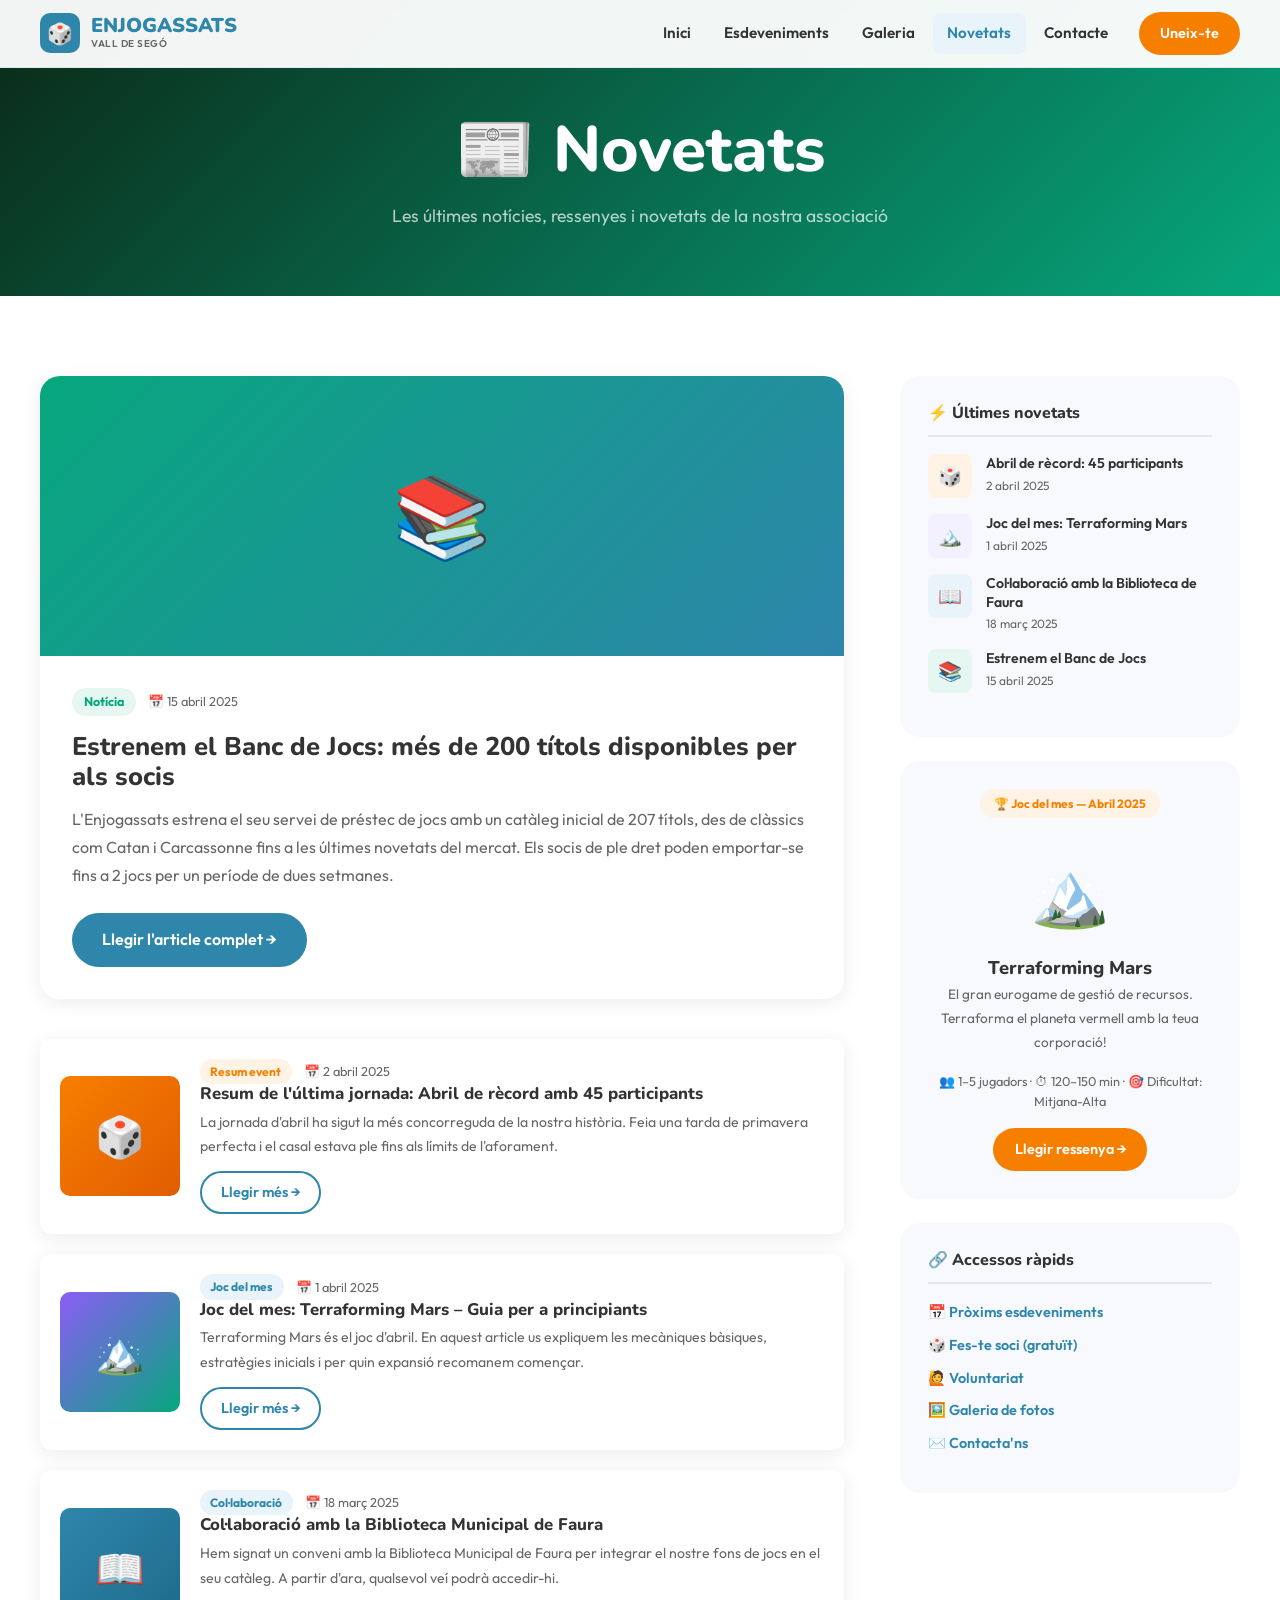
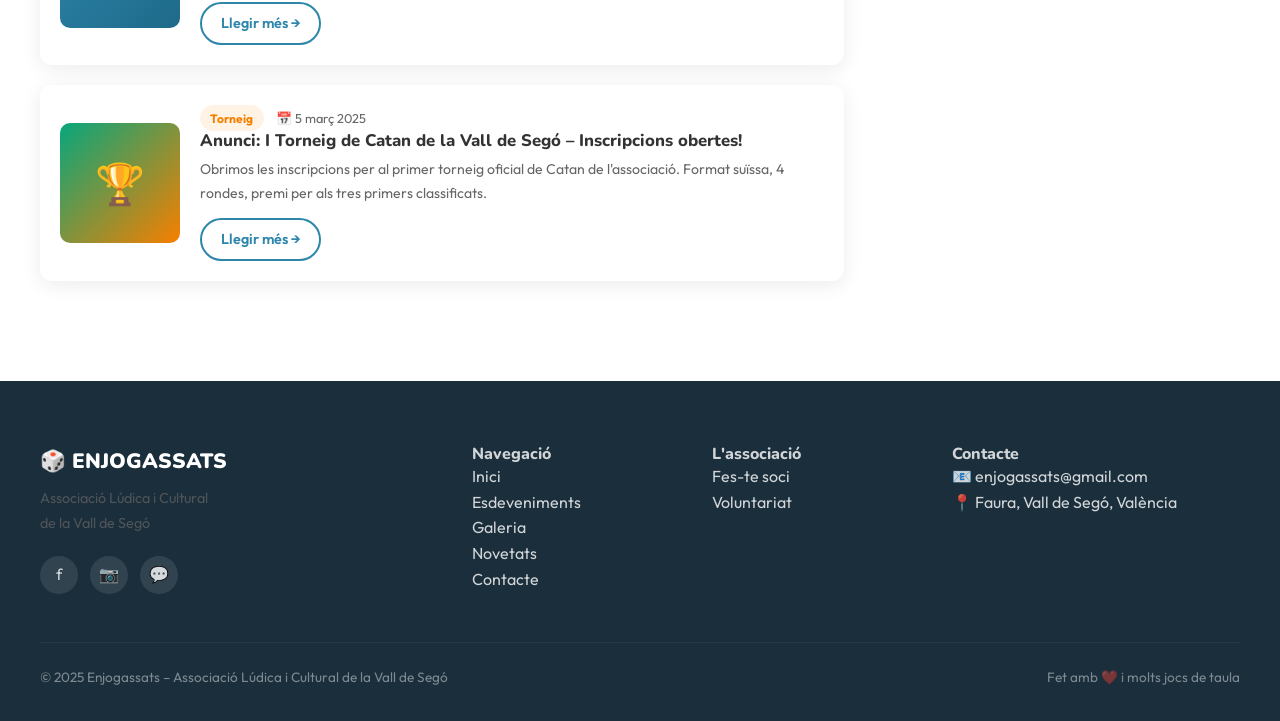
<file: novedades.html>
<!DOCTYPE html>
<html lang="ca-valencia">
<head>
  <meta charset="UTF-8">
  <meta name="viewport" content="width=device-width, initial-scale=1.0">
  <title>Novetats – Enjogassats</title>
  <meta name="description" content="Últimes novetats, articles i notícies d'Enjogassats, associació lúdica de la Vall de Segó.">
  <link rel="stylesheet" href="shared.css">
  <style>
    .page-hero {
      background: linear-gradient(135deg, #0a2918 0%, #06A77D 100%);
      padding: 7rem 1.5rem 4rem; color: #fff; text-align: center;
    }
    .page-hero h1 { color: #fff; margin-bottom: .75rem; }
    .page-hero p { color: rgba(255,255,255,.7); font-size: 1.1rem; }

    /* Blog layout */
    .blog-layout { display: grid; grid-template-columns: 1fr 340px; gap: 3.5rem; align-items: start; }

    /* Featured article */
    .article-featured {
      border-radius: var(--radius-l); overflow: hidden;
      box-shadow: var(--shadow); margin-bottom: 2.5rem; cursor: pointer;
      transition: transform .22s, box-shadow .22s;
    }
    .article-featured:hover { transform: translateY(-4px); box-shadow: var(--shadow-h); }
    .article-featured .art-img {
      width: 100%; height: 280px;
      display: flex; align-items: center; justify-content: center; font-size: 5rem;
    }
    .article-featured .art-body { padding: 2rem; background: var(--bg); }
    .article-featured h2 { font-size: 1.6rem; margin-bottom: .75rem; }
    .article-featured p { margin-bottom: 1.5rem; }

    /* Article card */
    .article-card {
      display: grid; grid-template-columns: 120px 1fr; gap: 1.25rem;
      background: var(--bg); border-radius: var(--radius); box-shadow: var(--shadow);
      padding: 1.25rem; margin-bottom: 1.25rem; align-items: center;
      transition: transform .18s, box-shadow .18s; cursor: pointer;
    }
    .article-card:hover { transform: translateY(-2px); box-shadow: var(--shadow-h); }
    .article-card .art-thumb {
      border-radius: 10px; aspect-ratio: 1;
      display: flex; align-items: center; justify-content: center; font-size: 2.5rem;
    }
    .article-card h3 { font-size: 1.05rem; margin-bottom: .35rem; }
    .article-card p { font-size: .88rem; margin-bottom: .75rem; display: -webkit-box; -webkit-line-clamp: 2; -webkit-box-orient: vertical; overflow: hidden; }
    .art-meta { display: flex; gap: .75rem; align-items: center; flex-wrap: wrap; }
    .art-date { font-size: .8rem; color: var(--text-l); }
    .art-cat { font-size: .75rem; font-weight: 700; padding: .2rem .65rem; border-radius: 50px; }

    /* Article modal */
    .article-modal {
      display: none; position: fixed; inset: 0; z-index: 9999;
      background: rgba(0,0,0,.7); align-items: flex-start; justify-content: center;
      padding: 2rem; overflow-y: auto;
    }
    .article-modal.open { display: flex; }
    .article-modal-inner {
      max-width: 740px; width: 100%; background: var(--bg);
      border-radius: var(--radius-l); overflow: hidden; position: relative;
      margin: auto; animation: modalIn .25s ease;
    }
    @keyframes modalIn { from { opacity:0; transform: translateY(30px); } to { opacity:1; transform: translateY(0); } }
    .article-modal-img { width: 100%; height: 260px; display: flex; align-items: center; justify-content: center; font-size: 6rem; }
    .article-modal-body { padding: 2rem 2.5rem; }
    .article-modal-body h2 { margin-bottom: .75rem; }
    .article-modal-body .art-meta { margin-bottom: 1.25rem; }
    .article-modal-body p { margin-bottom: 1rem; }
    .modal-close {
      position: absolute; top: 1rem; right: 1rem;
      width: 38px; height: 38px; background: rgba(0,0,0,.5); color: #fff;
      border: none; border-radius: 50%; font-size: 1.1rem; cursor: pointer;
      display: flex; align-items: center; justify-content: center; transition: background .18s;
    }
    .modal-close:hover { background: rgba(0,0,0,.85); }

    /* Sidebar */
    .sidebar { position: sticky; top: 88px; }
    .sidebar-card { background: var(--bg2); border-radius: var(--radius-l); padding: 1.75rem; margin-bottom: 1.5rem; }
    .sidebar-card h3 { font-size: 1rem; margin-bottom: 1.1rem; padding-bottom: .75rem; border-bottom: 2px solid var(--border); }
    .sidebar-news-item { display: flex; gap: .9rem; margin-bottom: 1rem; align-items: flex-start; cursor: pointer; }
    .sidebar-news-item:hover .snews-title { color: var(--blue); }
    .snews-icon { width: 44px; height: 44px; border-radius: 8px; display: flex; align-items: center; justify-content: center; font-size: 1.2rem; flex-shrink: 0; }
    .snews-title { font-weight: 600; font-size: .88rem; line-height: 1.3; margin-bottom: .2rem; }
    .snews-date { font-size: .75rem; color: var(--text-l); }
    .game-of-month { text-align: center; }
    .game-of-month .gom-badge { background: var(--orange-l); color: var(--orange); border-radius: 50px; padding: .3rem .9rem; font-size: .75rem; font-weight: 700; display: inline-block; margin-bottom: .75rem; }
    .game-of-month h4 { font-size: 1.15rem; margin-bottom: .3rem; }
    .game-of-month .gom-ico { font-size: 4rem; margin: .75rem 0; }
    .game-of-month p { font-size: .85rem; margin-bottom: 1rem; }
    .quick-links li { margin-bottom: .6rem; }
    .quick-links a { font-size: .9rem; color: var(--blue); font-weight: 600; display: flex; align-items: center; gap: .4rem; }
    .quick-links a:hover { color: var(--blue-d); text-decoration: underline; }

    @media (max-width: 1024px) {
      .blog-layout { grid-template-columns: 1fr; }
      .sidebar { position: static; }
    }
    @media (max-width: 640px) {
      .article-card { grid-template-columns: 80px 1fr; }
      .article-modal-body { padding: 1.5rem; }
    }
  </style>
</head>
<body>

<header class="site-header" id="siteHeader">
  <div class="header-inner">
    <a href="index.html" class="logo">
      <div class="logo-icon">🎲</div>
      <div><div class="logo-text">ENJOGASSATS</div><div class="logo-sub">Vall de Segó</div></div>
    </a>
    <nav>
      <a href="index.html"      class="nav-link">Inici</a>
      <a href="eventos.html"    class="nav-link">Esdeveniments</a>
      <a href="galeria.html"    class="nav-link">Galeria</a>
      <a href="novedades.html"  class="nav-link active">Novetats</a>
      <a href="contacto.html"   class="nav-link">Contacte</a>
      <a href="contacto.html#soci" class="btn btn-primary btn-sm nav-cta">Uneix-te</a>
    </nav>
    <button class="hamburger" id="hamburger" aria-label="Obrir menú" aria-expanded="false">
      <span></span><span></span><span></span>
    </button>
  </div>
</header>
<div class="mobile-menu" id="mobileMenu">
  <a href="index.html"     class="nav-link">🏠 Inici</a>
  <a href="eventos.html"   class="nav-link">📅 Esdeveniments</a>
  <a href="galeria.html"   class="nav-link">🖼️ Galeria</a>
  <a href="novedades.html" class="nav-link active">📰 Novetats</a>
  <a href="contacto.html"  class="nav-link">✉️ Contacte</a>
  <a href="contacto.html#soci" class="btn btn-primary">Uneix-te a l'associació</a>
</div>

<div class="page-hero">
  <h1>📰 Novetats</h1>
  <p>Les últimes notícies, ressenyes i novetats de la nostra associació</p>
</div>

<section class="section">
  <div class="section-inner">
    <div class="blog-layout">
      <!-- Main column -->
      <main>

        <!-- Featured article -->
        <article class="article-featured fade-up" data-art="0">
          <div class="art-img" style="background:linear-gradient(135deg,#06A77D,#2E86AB)">📚</div>
          <div class="art-body">
            <div class="art-meta" style="margin-bottom:1rem">
              <span class="badge badge-green">Notícia</span>
              <span class="art-date">📅 15 abril 2025</span>
            </div>
            <h2>Estrenem el Banc de Jocs: més de 200 títols disponibles per als socis</h2>
            <p>L'Enjogassats estrena el seu servei de préstec de jocs amb un catàleg inicial de 207 títols, des de clàssics com Catan i Carcassonne fins a les últimes novetats del mercat. Els socis de ple dret poden emportar-se fins a 2 jocs per un període de dues setmanes.</p>
            <a href="#" class="btn btn-secondary" data-art-btn="0">Llegir l'article complet →</a>
          </div>
        </article>

        <!-- Article list -->
        <article class="article-card fade-up" data-art="1">
          <div class="art-thumb" style="background:linear-gradient(135deg,#F77F00,#e05d00)">🎲</div>
          <div>
            <div class="art-meta">
              <span class="art-cat badge badge-orange">Resum event</span>
              <span class="art-date">📅 2 abril 2025</span>
            </div>
            <h3>Resum de l'última jornada: Abril de rècord amb 45 participants</h3>
            <p>La jornada d'abril ha sigut la més concorreguda de la nostra història. Feia una tarda de primavera perfecta i el casal estava ple fins als límits de l'aforament.</p>
            <a href="#" class="btn btn-outline btn-sm" data-art-btn="1">Llegir més →</a>
          </div>
        </article>

        <article class="article-card fade-up" data-art="2">
          <div class="art-thumb" style="background:linear-gradient(135deg,#8b5cf6,#06A77D)">🏔️</div>
          <div>
            <div class="art-meta">
              <span class="art-cat badge badge-blue">Joc del mes</span>
              <span class="art-date">📅 1 abril 2025</span>
            </div>
            <h3>Joc del mes: Terraforming Mars – Guia per a principiants</h3>
            <p>Terraforming Mars és el joc d'abril. En aquest article us expliquem les mecàniques bàsiques, estratègies inicials i per quin expansió recomanem començar.</p>
            <a href="#" class="btn btn-outline btn-sm" data-art-btn="2">Llegir més →</a>
          </div>
        </article>

        <article class="article-card fade-up" data-art="3">
          <div class="art-thumb" style="background:linear-gradient(135deg,#2E86AB,#1e6a8a)">📖</div>
          <div>
            <div class="art-meta">
              <span class="art-cat badge badge-blue">Col·laboració</span>
              <span class="art-date">📅 18 març 2025</span>
            </div>
            <h3>Col·laboració amb la Biblioteca Municipal de Faura</h3>
            <p>Hem signat un conveni amb la Biblioteca Municipal de Faura per integrar el nostre fons de jocs en el seu catàleg. A partir d'ara, qualsevol veí podrà accedir-hi.</p>
            <a href="#" class="btn btn-outline btn-sm" data-art-btn="3">Llegir més →</a>
          </div>
        </article>

        <article class="article-card fade-up" data-art="4">
          <div class="art-thumb" style="background:linear-gradient(135deg,#06A77D,#F77F00)">🏆</div>
          <div>
            <div class="art-meta">
              <span class="art-cat badge badge-orange">Torneig</span>
              <span class="art-date">📅 5 març 2025</span>
            </div>
            <h3>Anunci: I Torneig de Catan de la Vall de Segó – Inscripcions obertes!</h3>
            <p>Obrimos les inscripcions per al primer torneig oficial de Catan de l'associació. Format suïssa, 4 rondes, premi per als tres primers classificats.</p>
            <a href="#" class="btn btn-outline btn-sm" data-art-btn="4">Llegir més →</a>
          </div>
        </article>

      </main>

      <!-- Sidebar -->
      <aside class="sidebar">

        <div class="sidebar-card">
          <h3>⚡ Últimes novetats</h3>
          <div class="sidebar-news-item" data-art="1">
            <div class="snews-icon" style="background:var(--orange-l)">🎲</div>
            <div><div class="snews-title">Abril de rècord: 45 participants</div><div class="snews-date">2 abril 2025</div></div>
          </div>
          <div class="sidebar-news-item" data-art="2">
            <div class="snews-icon" style="background:#f3f0ff">🏔️</div>
            <div><div class="snews-title">Joc del mes: Terraforming Mars</div><div class="snews-date">1 abril 2025</div></div>
          </div>
          <div class="sidebar-news-item" data-art="3">
            <div class="snews-icon" style="background:var(--blue-l)">📖</div>
            <div><div class="snews-title">Col·laboració amb la Biblioteca de Faura</div><div class="snews-date">18 març 2025</div></div>
          </div>
          <div class="sidebar-news-item" data-art="0">
            <div class="snews-icon" style="background:var(--green-l)">📚</div>
            <div><div class="snews-title">Estrenem el Banc de Jocs</div><div class="snews-date">15 abril 2025</div></div>
          </div>
        </div>

        <div class="sidebar-card game-of-month">
          <div class="gom-badge">🏆 Joc del mes — Abril 2025</div>
          <div class="gom-ico">🏔️</div>
          <h4>Terraforming Mars</h4>
          <p>El gran eurogame de gestió de recursos. Terraforma el planeta vermell amb la teua corporació!</p>
          <div style="font-size:.8rem;color:var(--text-l);margin-bottom:1rem">
            👥 1–5 jugadors · ⏱ 120–150 min · 🎯 Dificultat: Mitjana-Alta
          </div>
          <a href="#" class="btn btn-orange btn-sm" style="background:var(--orange);color:#fff;border-radius:50px;padding:.5rem 1.2rem;font-weight:600;font-size:.9rem;display:inline-block">Llegir ressenya →</a>
        </div>

        <div class="sidebar-card">
          <h3>🔗 Accessos ràpids</h3>
          <ul class="quick-links">
            <li><a href="eventos.html">📅 Pròxims esdeveniments</a></li>
            <li><a href="contacto.html#soci">🎲 Fes-te soci (gratuït)</a></li>
            <li><a href="contacto.html#voluntariat">🙋 Voluntariat</a></li>
            <li><a href="galeria.html">🖼️ Galeria de fotos</a></li>
            <li><a href="contacto.html">✉️ Contacta'ns</a></li>
          </ul>
        </div>

      </aside>
    </div>
  </div>
</section>

<!-- Article modal -->
<div class="article-modal" id="articleModal" role="dialog" aria-modal="true">
  <div class="article-modal-inner">
    <button class="modal-close" id="modalClose" aria-label="Tancar article">✕</button>
    <div class="article-modal-img" id="modalImg"></div>
    <div class="article-modal-body">
      <div class="art-meta" id="modalMeta" style="margin-bottom:1rem"></div>
      <h2 id="modalTitle"></h2>
      <div id="modalContent"></div>
    </div>
  </div>
</div>

<!-- Footer -->
<footer class="site-footer">
  <div class="footer-inner">
    <div class="footer-grid">
      <div>
        <div class="footer-logo">🎲 ENJOGASSATS</div>
        <p class="footer-tagline">Associació Lúdica i Cultural<br>de la Vall de Segó</p>
        <div class="footer-socials">
          <a href="#" class="footer-social-link" aria-label="Facebook">f</a>
          <a href="#" class="footer-social-link" aria-label="Instagram">📷</a>
          <a href="#" class="footer-social-link" aria-label="WhatsApp">💬</a>
        </div>
      </div>
      <div><h4>Navegació</h4><ul><li><a href="index.html">Inici</a></li><li><a href="eventos.html">Esdeveniments</a></li><li><a href="galeria.html">Galeria</a></li><li><a href="novedades.html">Novetats</a></li><li><a href="contacto.html">Contacte</a></li></ul></div>
      <div><h4>L'associació</h4><ul><li><a href="contacto.html#soci">Fes-te soci</a></li><li><a href="contacto.html#voluntariat">Voluntariat</a></li></ul></div>
      <div><h4>Contacte</h4><ul><li>📧 enjogassats@gmail.com</li><li>📍 Faura, Vall de Segó, València</li></ul></div>
    </div>
    <div class="footer-bottom">
      <span>© 2025 Enjogassats – Associació Lúdica i Cultural de la Vall de Segó</span>
      <span>Fet amb ❤️ i molts jocs de taula</span>
    </div>
  </div>
</footer>

<script>
  // Header scroll
  const header = document.getElementById('siteHeader');
  window.addEventListener('scroll', () => header.classList.toggle('scrolled', window.scrollY > 20));

  // Mobile menu
  const hamburger = document.getElementById('hamburger');
  const mobileMenu = document.getElementById('mobileMenu');
  hamburger.addEventListener('click', () => {
    const open = mobileMenu.classList.toggle('open');
    hamburger.setAttribute('aria-expanded', open);
    document.body.style.overflow = open ? 'hidden' : '';
  });

  // Article data
  const articles = [
    {
      emoji: '📚', bg: 'linear-gradient(135deg,#06A77D,#2E86AB)',
      cat: '<span class="badge badge-green">Notícia</span>',
      date: '15 abril 2025',
      title: 'Estrenem el Banc de Jocs: més de 200 títols disponibles per als socis',
      body: `<p>L'Enjogassats estrena el seu servei de préstec de jocs amb un catàleg inicial de 207 títols, des de clàssics com Catan i Carcassonne fins a les últimes novetats del mercat.</p>
      <p>Els socis de ple dret poden emportar-se fins a 2 jocs per un període de dues setmanes. La devolució es fa a les jornades mensuals o a la seu de l'associació a Faura els dimecres de 18h a 20h.</p>
      <p>El banc de jocs és el resultat de mesos de treball del nostre equip de voluntaris, que han catalogat, embalat i organitzat tots els jocs. Agraïm especialment les donacions de jocs de diversos socis fundadors.</p>
      <p><strong>Com accedir al préstec:</strong> Fes-te soci de ple dret (15€/any), cerca el joc al nostre catàleg en línia i reserva'l per a la pròxima jornada o recollida presencial.</p>`
    },
    {
      emoji: '🎲', bg: 'linear-gradient(135deg,#F77F00,#e05d00)',
      cat: '<span class="badge badge-orange">Resum event</span>',
      date: '2 abril 2025',
      title: 'Resum de l\'última jornada: Abril de rècord amb 45 participants',
      body: `<p>La jornada d'abril ha sigut la més concorreguda de la nostra història amb 45 participants, superant el rècord anterior de 38 persones establert el desembre de 2024.</p>
      <p>Entre els jocs més jugats destaquen Terraforming Mars (3 taules simultànies), Wingspan, i una partida maratoniana de Gloomhaven que va durar 5 hores.</p>
      <p>Els nous socis es van incorporar sense problemes gràcies al sistema de tutors voluntaris que ajuden les persones que venen per primera vegada. Un gran èxit que repetirem!</p>`
    },
    {
      emoji: '🏔️', bg: 'linear-gradient(135deg,#8b5cf6,#06A77D)',
      cat: '<span class="badge badge-blue">Joc del mes</span>',
      date: '1 abril 2025',
      title: 'Joc del mes: Terraforming Mars – Guia per a principiants',
      body: `<p>Terraforming Mars és un joc de gestió de recursos i col·locació de cartes per a 1–5 jugadors on cada participant representa una corporació que vol colonitzar el planeta Mart.</p>
      <p><strong>Mecàniques principals:</strong> Cada torn trieu 2 accions entre 10 possibles: jugar cartes, col·locar tiles, recollir recursos... La partida acaba quan la temperatura, l'oxigen i els oceans arriben al nivell màxim.</p>
      <p><strong>Per a qui és?</strong> Per a jugadors amb experiència en eurogames de nivell mitjà-alt. La primera partida pot ser llarga (3h+), però a partir de la segona flueix molt millor.</p>
      <p><strong>Expansió recomanada per a primer contact:</strong> Prelude, que redueix el temps de partida i afegeix un setup més temàtic.</p>`
    },
    {
      emoji: '📖', bg: 'linear-gradient(135deg,#2E86AB,#1e6a8a)',
      cat: '<span class="badge badge-blue">Col·laboració</span>',
      date: '18 març 2025',
      title: 'Col·laboració amb la Biblioteca Municipal de Faura',
      body: `<p>L'Enjogassats ha signat un conveni de col·laboració amb la Biblioteca Municipal de Faura per facilitar l'accés als jocs de taula a tota la ciutadania.</p>
      <p>A partir d'ara, el fons de jocs de l'associació estarà disponible per a préstec a través del sistema de la biblioteca, accessible a tots els veïns empadronats als municipis de la Vall de Segó.</p>
      <p>La biblioteca també acollirà sessions de jocs obertes cada primer dissabte del mes de 10h a 13h, amb monitors de l'associació que ajudaran els nous jugadors.</p>`
    },
    {
      emoji: '🏆', bg: 'linear-gradient(135deg,#06A77D,#F77F00)',
      cat: '<span class="badge badge-orange">Torneig</span>',
      date: '5 març 2025',
      title: 'Anunci: I Torneig de Catan de la Vall de Segó – Inscripcions obertes!',
      body: `<p>Anunciem amb orgull el primer torneig oficial de Catan organitzat per l'Enjogassats! Serà el 24 de maig de 2025 al Centre Cívic de Sagunt.</p>
      <p><strong>Format:</strong> 4 rondes suïsses de 90 minuts cadascuna, seguides d'una final entre els 4 millors classificats.</p>
      <p><strong>Premis:</strong> Trofeu per als tres primers + lots de jocs de taula donats per les nostres botigues col·laboradores.</p>
      <p><strong>Inscripció:</strong> Gratuïta per als socis de ple dret. 5€ per als simpatitzants i persones externes. Places limitades a 24 participants.</p>`
    }
  ];

  function openArticle(idx) {
    const a = articles[idx];
    const modal = document.getElementById('articleModal');
    document.getElementById('modalImg').style.cssText = `background:${a.bg};`;
    document.getElementById('modalImg').textContent = a.emoji;
    document.getElementById('modalMeta').innerHTML = a.cat + `<span class="art-date">📅 ${a.date}</span>`;
    document.getElementById('modalTitle').textContent = a.title;
    document.getElementById('modalContent').innerHTML = a.body;
    modal.classList.add('open');
    document.body.style.overflow = 'hidden';
  }

  // Open modal from articles
  document.querySelectorAll('[data-art]').forEach(el => {
    el.addEventListener('click', () => openArticle(parseInt(el.dataset.art)));
  });
  document.querySelectorAll('[data-art-btn]').forEach(el => {
    el.addEventListener('click', (e) => { e.stopPropagation(); openArticle(parseInt(el.dataset.artBtn)); });
  });

  // Close modal
  document.getElementById('modalClose').addEventListener('click', () => {
    document.getElementById('articleModal').classList.remove('open');
    document.body.style.overflow = '';
  });
  document.getElementById('articleModal').addEventListener('click', e => {
    if (e.target === document.getElementById('articleModal')) {
      document.getElementById('articleModal').classList.remove('open');
      document.body.style.overflow = '';
    }
  });
  document.addEventListener('keydown', e => {
    if (e.key === 'Escape') { document.getElementById('articleModal').classList.remove('open'); document.body.style.overflow = ''; }
  });

  // Fade-in
  const obs = new IntersectionObserver(entries => {
    entries.forEach(e => { if (e.isIntersecting) e.target.classList.add('visible'); });
  }, { threshold: 0.1 });
  document.querySelectorAll('.fade-up').forEach(el => obs.observe(el));
</script>
</body>
</html>
</file>
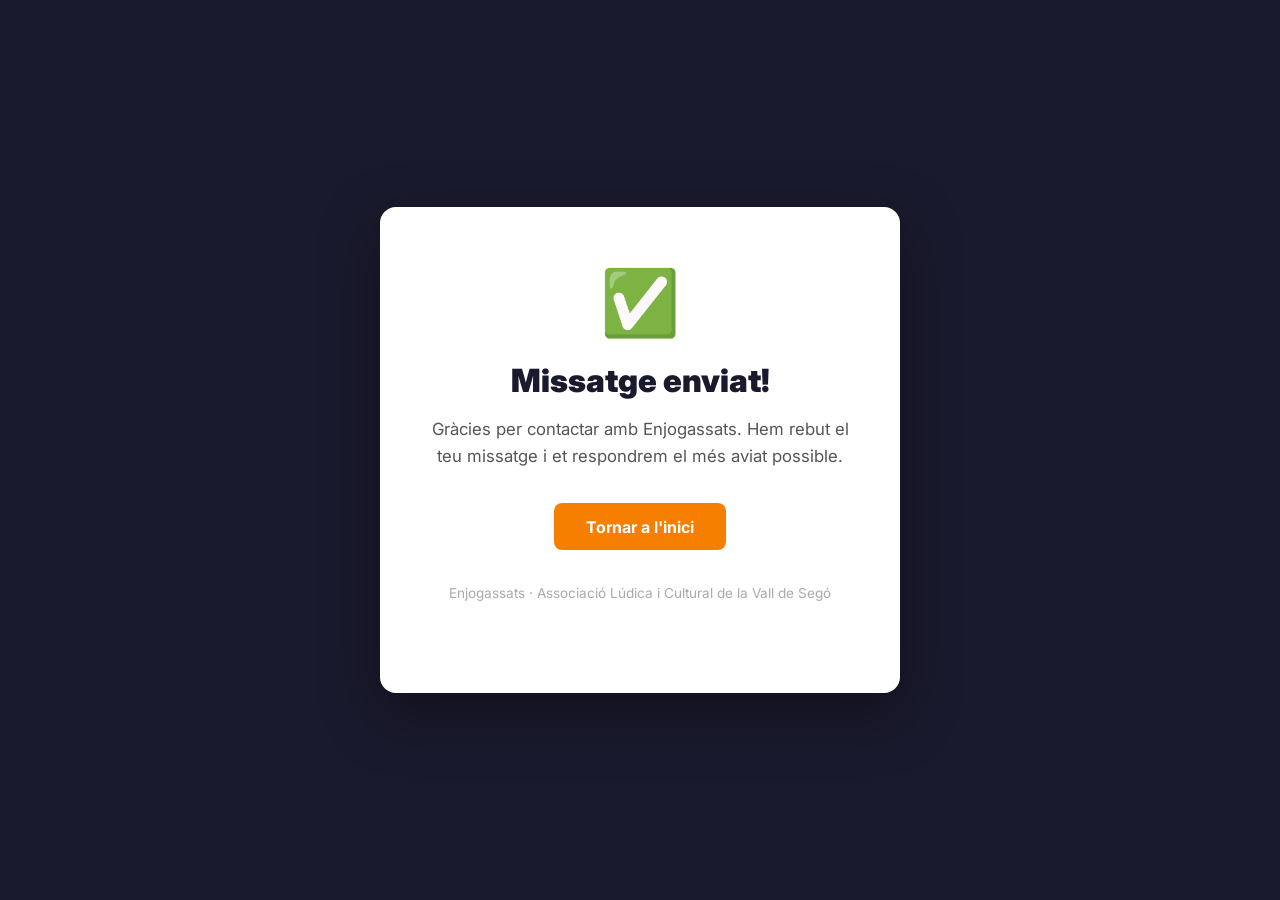
<file: success.html>
<!DOCTYPE html>
<html lang="ca">
<head>
  <meta charset="UTF-8" />
  <meta name="viewport" content="width=device-width, initial-scale=1.0" />
  <title>Missatge enviat · Enjogassats</title>
  <meta name="robots" content="noindex" />
  <link rel="icon" type="image/png" href="favicon.png" />
  <link rel="preconnect" href="https://fonts.googleapis.com" />
  <link rel="preconnect" href="https://fonts.gstatic.com" crossorigin />
  <link href="https://fonts.googleapis.com/css2?family=Inter:wght@400;500;600;700;800;900&display=swap" rel="stylesheet" />
  <style>
    *, *::before, *::after { box-sizing: border-box; margin: 0; padding: 0; }
    :root { --dark: #1a1a2e; --orange: #F77F00; }
    body {
      font-family: 'Inter', sans-serif;
      background: var(--dark);
      min-height: 100vh;
      display: flex; flex-direction: column;
      align-items: center; justify-content: center;
      padding: 2rem; text-align: center;
    }
    .success-card {
      background: #fff; border-radius: 16px;
      padding: 3.5rem 3rem; max-width: 520px; width: 100%;
      box-shadow: 0 20px 60px rgba(0,0,0,0.4);
    }
    .success-icon { font-size: 4rem; margin-bottom: 1.2rem; display: block; }
    h1 { font-size: 2rem; font-weight: 900; color: var(--dark); margin-bottom: 1rem; }
    p { font-size: 1.05rem; color: #555; line-height: 1.65; margin-bottom: 2rem; }
    .btn-back {
      display: inline-block;
      background: var(--orange); color: #fff;
      padding: 0.85rem 2rem; border-radius: 8px;
      font-weight: 700; font-size: 1rem; text-decoration: none;
      transition: background .2s, transform .15s;
    }
    .btn-back:hover { background: #e06e00; transform: translateY(-2px); }
    .brand { margin-top: 2rem; font-size: 0.85rem; color: #aaa; }
  </style>
</head>
<body>
  <div class="success-card">
    <span class="success-icon" aria-hidden="true">✅</span>
    <h1>Missatge enviat!</h1>
    <p>Gràcies per contactar amb Enjogassats. Hem rebut el teu missatge i et respondrem el més aviat possible.</p>
    <a href="index.html" class="btn-back">Tornar a l'inici</a>
    <p class="brand">Enjogassats · Associació Lúdica i Cultural de la Vall de Segó</p>
  </div>
</body>
</html>
</file>
<file: shared.css>
/* ===== ENJOGASSATS — Shared Stylesheet ===== */

/* --- Google Fonts --- */
@import url('https://fonts.googleapis.com/css2?family=Nunito:wght@400;600;700;800;900&family=Outfit:wght@400;500;600;700&display=swap');

/* --- CSS Variables --- */
:root {
  --blue:    #2E86AB;
  --blue-d:  #1e6a8a;
  --blue-l:  #e8f4f9;
  --green:   #06A77D;
  --green-d: #058563;
  --green-l: #e6f7f2;
  --orange:  #F77F00;
  --orange-d:#d46b00;
  --orange-l:#fff3e6;
  --bg:      #FFFFFF;
  --bg2:     #F7F9FC;
  --text:    #333333;
  --text-l:  #666666;
  --border:  #E2E8F0;
  --shadow:  0 4px 20px rgba(0,0,0,0.08);
  --shadow-h:0 8px 32px rgba(0,0,0,0.14);
  --radius:  12px;
  --radius-l:20px;
  --font-h:  'Nunito', sans-serif;
  --font-b:  'Outfit', sans-serif;
}

/* --- Reset --- */
*, *::before, *::after { box-sizing: border-box; margin: 0; padding: 0; }
html { scroll-behavior: smooth; font-size: 16px; }
body { font-family: var(--font-b); color: var(--text); background: var(--bg); line-height: 1.6; }
img { max-width: 100%; display: block; }
a { color: inherit; text-decoration: none; }
ul { list-style: none; }

/* --- Typography --- */
h1,h2,h3,h4,h5 { font-family: var(--font-h); font-weight: 800; line-height: 1.2; }
h1 { font-size: clamp(2.4rem, 5vw, 4rem); }
h2 { font-size: clamp(1.8rem, 3vw, 2.6rem); }
h3 { font-size: clamp(1.2rem, 2vw, 1.5rem); }
p  { color: var(--text-l); line-height: 1.75; }
.label { font-size: .8rem; font-weight: 700; text-transform: uppercase; letter-spacing: .08em; }

/* --- Buttons --- */
.btn {
  display: inline-flex; align-items: center; gap: .5rem;
  padding: .75rem 1.75rem; border-radius: 50px;
  font-family: var(--font-b); font-weight: 600; font-size: 1rem;
  cursor: pointer; border: 2px solid transparent;
  transition: all .22s ease; white-space: nowrap;
}
.btn-primary   { background: var(--orange); color: #fff; }
.btn-primary:hover { background: var(--orange-d); transform: translateY(-2px); box-shadow: 0 6px 20px rgba(247,127,0,.35); }
.btn-secondary { background: var(--blue); color: #fff; }
.btn-secondary:hover { background: var(--blue-d); transform: translateY(-2px); box-shadow: 0 6px 20px rgba(46,134,171,.35); }
.btn-outline   { background: transparent; border-color: var(--blue); color: var(--blue); }
.btn-outline:hover { background: var(--blue); color: #fff; transform: translateY(-2px); }
.btn-ghost     { background: rgba(255,255,255,.15); color: #fff; border-color: rgba(255,255,255,.4); }
.btn-ghost:hover { background: rgba(255,255,255,.28); }
.btn-green     { background: var(--green); color: #fff; }
.btn-green:hover { background: var(--green-d); transform: translateY(-2px); box-shadow: 0 6px 20px rgba(6,167,125,.35); }
.btn-sm { padding: .5rem 1.2rem; font-size: .9rem; }

/* --- Header / Nav --- */
.site-header {
  position: fixed; top: 0; left: 0; right: 0; z-index: 999;
  background: rgba(255,255,255,.95); backdrop-filter: blur(10px);
  border-bottom: 1px solid var(--border);
  padding: 0 1.5rem;
  height: 68px; display: flex; align-items: center;
  transition: box-shadow .3s;
}
.site-header.scrolled { box-shadow: 0 2px 20px rgba(0,0,0,.1); }
.header-inner { max-width: 1200px; width: 100%; margin: 0 auto; display: flex; align-items: center; gap: 2rem; }
.logo { display: flex; align-items: center; gap: .7rem; flex-shrink: 0; }
.logo-icon { width: 40px; height: 40px; background: var(--blue); border-radius: 10px; display: flex; align-items: center; justify-content: center; font-size: 1.3rem; }
.logo-text { font-family: var(--font-h); font-weight: 900; font-size: 1.25rem; color: var(--blue); line-height: 1; }
.logo-sub { font-size: .62rem; font-weight: 600; color: var(--text-l); text-transform: uppercase; letter-spacing: .05em; }
nav { flex: 1; display: flex; align-items: center; justify-content: flex-end; gap: .25rem; }
.nav-link {
  padding: .5rem .9rem; border-radius: 8px;
  font-weight: 600; font-size: .95rem; color: var(--text);
  transition: all .18s; white-space: nowrap;
}
.nav-link:hover, .nav-link.active { color: var(--blue); background: var(--blue-l); }
.nav-cta { margin-left: .75rem; }
.hamburger { display: none; flex-direction: column; gap: 5px; cursor: pointer; padding: .5rem; border: none; background: none; }
.hamburger span { display: block; width: 24px; height: 2px; background: var(--text); border-radius: 2px; transition: all .3s; }
.mobile-menu {
  display: none; position: fixed; top: 68px; left: 0; right: 0; bottom: 0;
  background: var(--bg); z-index: 998; flex-direction: column;
  padding: 2rem 1.5rem; gap: .5rem; overflow-y: auto;
}
.mobile-menu.open { display: flex; }
.mobile-menu .nav-link { font-size: 1.1rem; padding: .85rem 1rem; border-bottom: 1px solid var(--border); border-radius: 0; }
.mobile-menu .btn { margin-top: 1rem; text-align: center; justify-content: center; }

/* --- Section wrapper --- */
.section { padding: 5rem 1.5rem; }
.section-narrow { max-width: 800px; margin: 0 auto; }
.section-inner { max-width: 1200px; margin: 0 auto; }
.section-header { text-align: center; margin-bottom: 3rem; }
.section-header .eyebrow { display: inline-block; background: var(--blue-l); color: var(--blue); padding: .3rem .9rem; border-radius: 50px; font-weight: 700; font-size: .8rem; text-transform: uppercase; letter-spacing: .07em; margin-bottom: .75rem; }
.section-header h2 { margin-bottom: .75rem; }
.section-header p { max-width: 560px; margin: 0 auto; }
.section-bg { background: var(--bg2); }

/* --- Cards --- */
.card {
  background: var(--bg); border-radius: var(--radius-l); box-shadow: var(--shadow);
  overflow: hidden; transition: transform .22s, box-shadow .22s;
}
.card:hover { transform: translateY(-4px); box-shadow: var(--shadow-h); }
.card-img { width: 100%; aspect-ratio: 16/9; object-fit: cover; }
.card-img-placeholder {
  width: 100%; aspect-ratio: 16/9;
  display: flex; align-items: center; justify-content: center;
  font-size: 3rem;
}
.card-body { padding: 1.5rem; }
.card-meta { display: flex; flex-wrap: wrap; gap: .5rem; margin-bottom: .75rem; }
.badge {
  display: inline-flex; align-items: center; gap: .3rem;
  padding: .25rem .75rem; border-radius: 50px; font-size: .78rem; font-weight: 700;
}
.badge-blue   { background: var(--blue-l);   color: var(--blue); }
.badge-green  { background: var(--green-l);  color: var(--green); }
.badge-orange { background: var(--orange-l); color: var(--orange); }

/* --- Grid helpers --- */
.grid-3 { display: grid; grid-template-columns: repeat(3,1fr); gap: 1.75rem; }
.grid-4 { display: grid; grid-template-columns: repeat(4,1fr); gap: 1.5rem; }
.grid-2 { display: grid; grid-template-columns: repeat(2,1fr); gap: 1.75rem; }

/* --- Footer --- */
.site-footer {
  background: #1a2e3b; color: rgba(255,255,255,.8);
  padding: 4rem 1.5rem 2rem;
}
.footer-inner { max-width: 1200px; margin: 0 auto; }
.footer-grid { display: grid; grid-template-columns: 2fr 1fr 1fr 1.5fr; gap: 3rem; margin-bottom: 3rem; }
.footer-logo { font-family: var(--font-h); font-weight: 900; font-size: 1.3rem; color: #fff; margin-bottom: .5rem; }
.footer-tagline { font-size: .9rem; opacity: .7; margin-bottom: 1.2rem; }
.footer h4 { color: #fff; font-size: .85rem; text-transform: uppercase; letter-spacing: .1em; margin-bottom: 1rem; opacity: .55; font-weight: 700; }
.footer ul li { margin-bottom: .6rem; font-size: .9rem; }
.footer ul li a:hover { color: var(--orange); }
.footer-socials { display: flex; gap: .75rem; margin-top: 1rem; }
.footer-social-link {
  width: 38px; height: 38px; border-radius: 50%; background: rgba(255,255,255,.1);
  display: flex; align-items: center; justify-content: center; font-size: 1rem;
  transition: background .18s;
}
.footer-social-link:hover { background: var(--orange); }
.footer-bottom { border-top: 1px solid rgba(255,255,255,.1); padding-top: 1.5rem; display: flex; justify-content: space-between; align-items: center; flex-wrap: wrap; gap: 1rem; font-size: .85rem; opacity: .55; }

/* --- Animations --- */
.fade-up { opacity: 0; transform: translateY(28px); transition: opacity .55s ease, transform .55s ease; }
.fade-up.visible { opacity: 1; transform: none; }
.fade-up-d1 { transition-delay: .1s; }
.fade-up-d2 { transition-delay: .2s; }
.fade-up-d3 { transition-delay: .3s; }

/* --- Responsive --- */
@media (max-width: 1024px) {
  .grid-4 { grid-template-columns: repeat(2,1fr); }
  .footer-grid { grid-template-columns: 1fr 1fr; }
}
@media (max-width: 768px) {
  nav { display: none; }
  .hamburger { display: flex; }
  .grid-3, .grid-2 { grid-template-columns: 1fr; }
  .grid-4 { grid-template-columns: 1fr; }
  .footer-grid { grid-template-columns: 1fr; gap: 2rem; }
  .footer-bottom { flex-direction: column; text-align: center; }
  .section { padding: 3.5rem 1.25rem; }
}

/* --- Page offset for fixed header --- */
.page-offset { padding-top: 68px; }

/* Utility */
.text-center { text-align: center; }
.mt-1 { margin-top: 1rem; }
.mt-2 { margin-top: 2rem; }
.mt-3 { margin-top: 3rem; }
.gap-1 { gap: 1rem; }

/* --- Crònica (enrolats2026.html) --- */
.cronica-intro { font-size: 1.15rem; color: var(--text); margin-bottom: 1.5rem; }
.cronica-firma { font-size: .95rem; font-weight: 600; color: var(--orange); margin-bottom: 2rem; }
.cronica-bloque { padding: 2.5rem 0; border-top: 1px solid var(--border); }
.cronica-bloque:first-of-type { border-top: none; }
.cronica-titular {
  font-size: clamp(1.25rem, 3vw, 1.6rem); font-weight: 900; line-height: 1.25;
  text-transform: uppercase; letter-spacing: .01em; color: var(--text);
  padding-left: 1rem; border-left: 4px solid var(--orange); margin-bottom: 1rem;
}
.cronica-bloque p { color: var(--text); font-size: 1.02rem; margin-bottom: 1rem; }
.cronica-bloque p:last-child { margin-bottom: 0; }
.cronica-fotos {
  display: grid; grid-template-columns: repeat(auto-fit, minmax(300px, 1fr));
  gap: 1rem; margin-top: 1.5rem;
}
.cronica-fotos img {
  width: 100%; height: auto; aspect-ratio: 4/3; object-fit: cover;
  border-radius: var(--radius); box-shadow: var(--shadow);
}
.cronica-fotos--ancha img { aspect-ratio: 16/9; }
.cronica-fotos img.cronica-foto--arriba { object-position: center 30%; }
.cronica-cierre {
  margin-top: 1rem; padding: 1.5rem 1.8rem; border-radius: var(--radius);
  background: var(--orange-l); border: 1px solid rgba(247,127,0,.25);
  text-align: center; font-size: 1.3rem; font-weight: 800; color: var(--orange);
}
</file>
